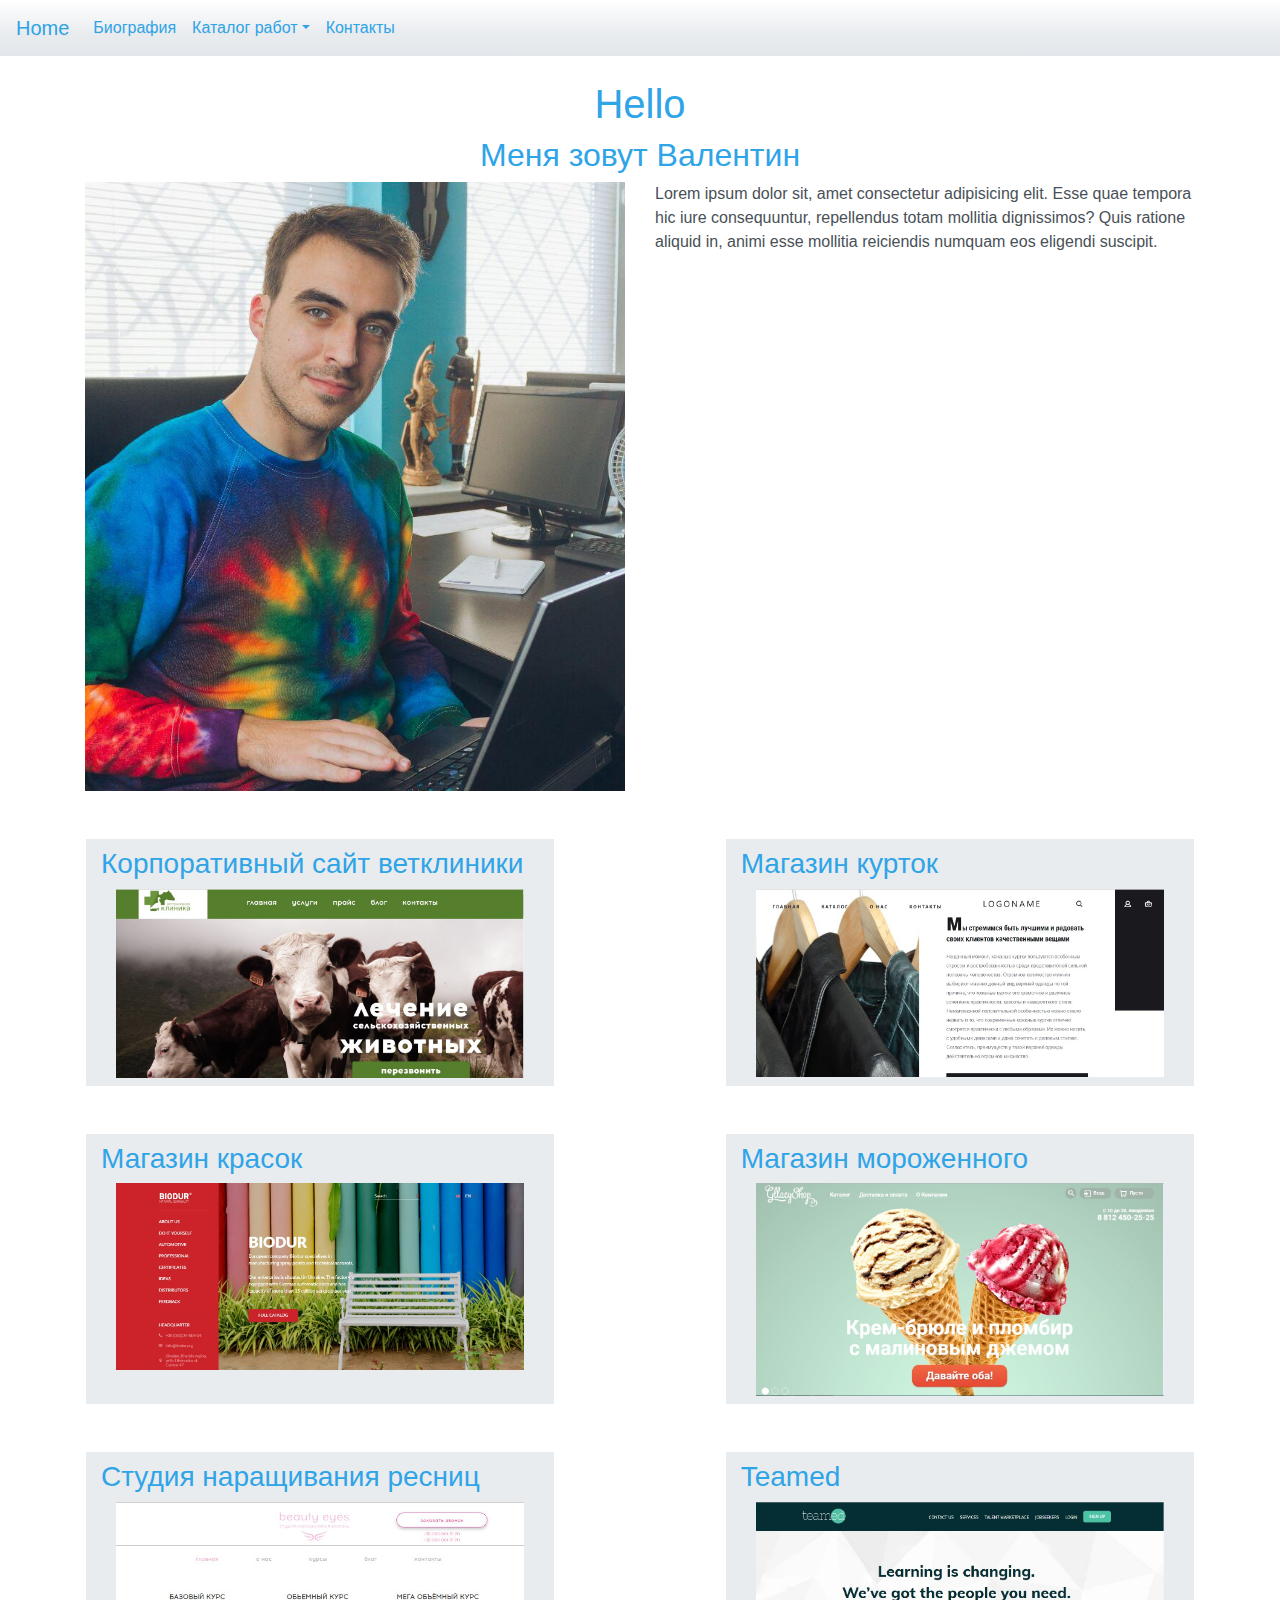
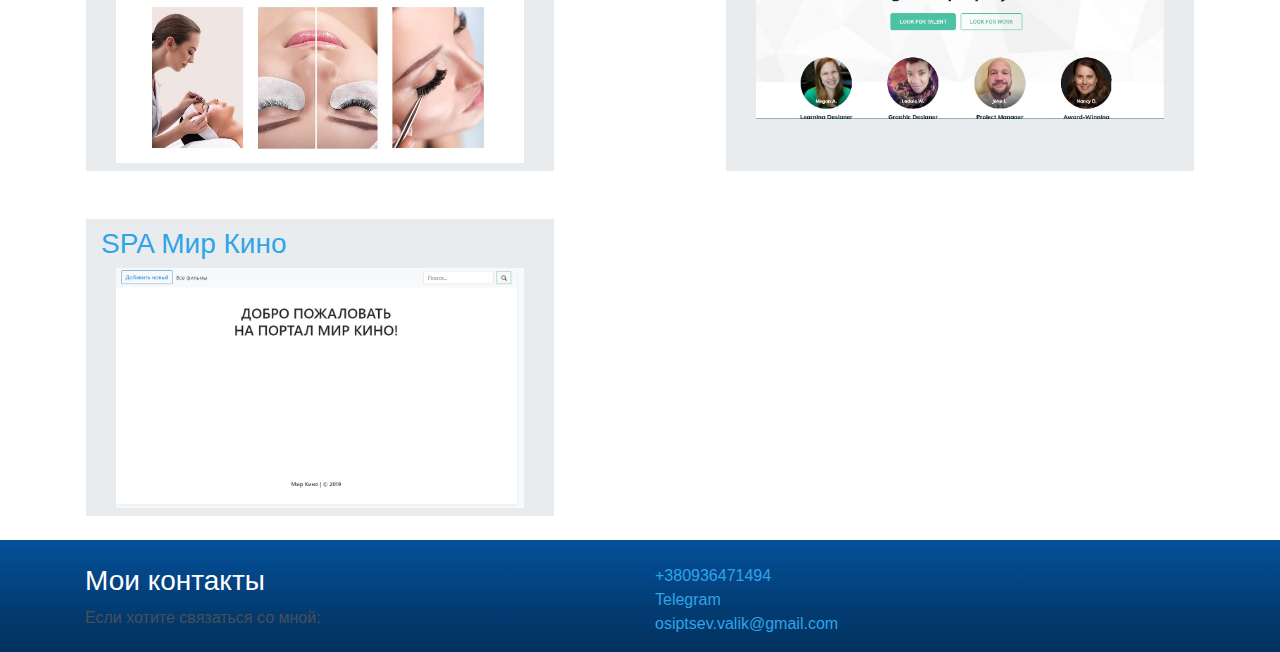
<file: index.html>
<!DOCTYPE html>
<html lang="ru">
<head>
    <meta charset="UTF-8">
    <meta name="viewport" content="width=device-width, initial-scale=1.0">
    <meta http-equiv="X-UA-Compatible" content="ie=edge">
    <link rel="shortcut icon" href="favicon.ico" type="image/x-icon">
    <link rel="stylesheet" href="bootstrap-4.3.1-dist/css/bootstrap.css">
    <title>Осипцев Валентин - Портфолио</title>
</head>
<body>
    <header class="mb-4 sticky-top">
        <nav class="navbar navbar-expand-lg bg-light">
            <a class="navbar-brand" href="#">Home</a>
            <button class="navbar-toggler" type="button" data-toggle="collapse" data-target="#navBar" aria-controls="navBar" aria-expanded="false" aria-label="Toggle navigation">
                <svg class="navbar-toggle-icon" xmlns="http://www.w3.org/2000/svg" xmlns:xlink="http://www.w3.org/1999/xlink" width="20" height="14" viewBox="0 0 20 14">
                    <image id="menu_icon" data-name="menu icon" width="20" height="14" xlink:href="[data-uri]"/>
                </svg>
            </button>
            <div class="collapse navbar-collapse" id="navBar">
                <ul class="navbar-nav mr-auto">
                    <li class="nav-item"><a class="nav-link" href="#bio">Биография</a></li>
                    <li class="nav-item dropdown">
                        <a class="nav-link dropdown-toggle" data-toggle="dropdown" role="button" aria-haspopup="true" aria-expanded="false" href="#">Каталог работ</a>
                        <div class="dropdown-menu">
                            <a href="#" class="dropdown-item">Подкатегория 1</a>
                            <a href="#" class="dropdown-item">Подкатегория 2</a>
                            <a href="#" class="dropdown-item">Подкатегория 3</a>
                        </div>
                    </li>
                    <li class="nav-item"><a class="nav-link" href="#contacts">Контакты</a></li>
                </ul>
            </div>
        </nav>
    </header>
    <main>
        <section class="container mb-4" id="bio">
            <h1 class="text-center">Hello</h1>
            <h2 class="text-center">Меня зовут Валентин</h2>
            <div class="row">
                <div class="col-sm">
                    <img src="img/photo_2019-03-08_12-48-58.jpg" max-width="350px" class="img-fluid" alt="">
                </div>
                <p class="col-sm">Lorem ipsum dolor sit, amet consectetur adipisicing elit. Esse quae tempora hic iure consequuntur, repellendus totam mollitia dignissimos? Quis ratione aliquid in, animi esse mollitia reiciendis numquam eos eligendi suscipit.</p>
            </div>
        </section>
        <section class="container">
            <div class="row px-2 justify-content-between">
                <a href="Cows/index.html" class="col-lg-5 py-2 col-md-5 col-sm mx-2 my-4 bg-secondary">
                    <h3>Корпоративный сайт ветклиники</h3>
                    <img src="img/Screenshot_1.jpg" class="col-sm rounded" alt="">
                </a>
                <a href="Mitallent/index.html" class="col-lg-5 py-2 col-md-5 col-sm mx-2 my-4 bg-secondary">
                    <h3>Магазин курток</h3> 
                    <img src="img/Screenshot_2.jpg" class="col-sm rounded" alt="">
                </a>
                <a href="Colors/index.html" class="col-lg-5 py-2 col-md-5 col-sm mx-2 my-4 bg-secondary">
                    <h3>Магазин красок</h3>    
                    <img src="img/Screenshot_3.jpg" class="col-sm rounded" alt="">
                </a>
                <a href="Ice-cream/index.html" class="col-lg-5 py-2 col-md-5 col-sm mx-2 my-4 bg-secondary">
                    <h3>Магазин мороженного</h3>
                    <img src="img/Screenshot_4.jpg" class="col-sm rounded" alt="">
                </a>
                <a href="eyelashes/index.html" class="col-lg-5 py-2 col-md-5 col-sm mx-2 my-4 bg-secondary">
                    <h3>Студия наращивания ресниц</h3>
                    <img src="img/eyelashes.jpg" class="col-sm rounded" alt="">
                </a>
                <a href="https://valikwork.github.io/teamed/" class="col-lg-5 py-2 col-md-5 col-sm mx-2 my-4 bg-secondary">
                    <h3>Teamed</h3>
                    <img src="img/teamed.jpg" class="col-sm rounded" alt="">
                </a>
                <a href="https://valikwork.github.io/worldofmovies/" class="col-lg-5 py-2 col-md-5 col-sm mx-2 my-4 bg-secondary">
                    <h3>SPA Мир Кино</h3>
                    <img src="img/worldofmovies.jpg" class="col-sm rounded" alt="">
                </a>
            </div>
        </section>
    </main>
    <footer class="page-footer bg-dark pt-4">
        <div class="container text-center text-md-left">
            <div class="row">
                <div class="col-sm" id="contacts">
                    <h3>Мои контакты</h3>
                    <p>Если хотите связаться со мной:</p>
                </div>
                <div class="col-lg-6 col-md-3">
                    <ul class="list-unstyled">
                        <li><a href="tel:+380936471494">+380936471494</a></li>
                        <li><a href="https://t.me/Ulyssezz">Telegram</a></li>
                        <li><a href="">osiptsev.valik@gmail.com</a></li>
                    </ul>
                </div>
            </div>
        </div>
    </footer>
    <script src="https://cdnjs.cloudflare.com/ajax/libs/popper.js/1.14.7/umd/popper.min.js" integrity="sha384-UO2eT0CpHqdSJQ6hJty5KVphtPhzWj9WO1clHTMGa3JDZwrnQq4sF86dIHNDz0W1" crossorigin="anonymous"></script>
    <script src="js/jquery-3.3.1.min.js"></script>
    <script src="bootstrap-4.3.1-dist/js/bootstrap.min.js"></script>
    <script src="js/main.js"></script>
</body>
</html>
</file>
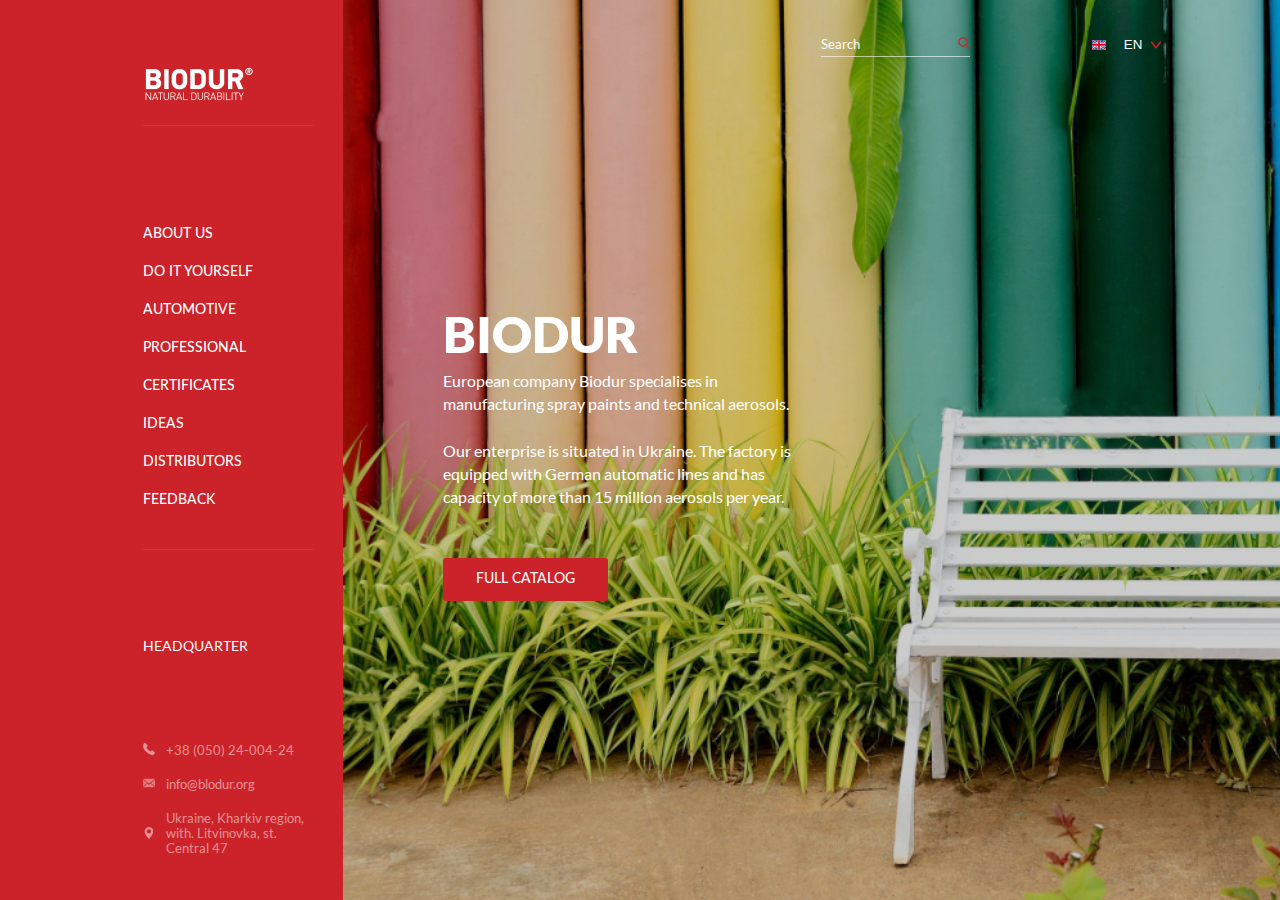
<file: Colors/index.html>
<!DOCTYPE html>
<html lang="ru">
<head>
    <meta charset="UTF-8">
    <meta name="viewport" content="width=device-width, initial-scale=1.0, maximum-scale=1.0, user-scalable=no">
    <title>Краски</title>
    <link rel="stylesheet" href="libs/animate.css">
    <link rel="stylesheet" href="styles/main.css">
</head>
<body>
    <div class="wrapper">
        <aside class="aside_menu">
            <div class="aside_menu_wrap slideInLeft animated">
                <a href="index.html" class="logo_link">
                    <img src="img/logo.png" alt="Logo" class="logo_img">
                </a>
                <ul class="menu">
                    <li class="menu_item"><a href="#" class="menu_item_link">About us</a></li>
                    <li class="menu_item"><a href="#" class="menu_item_link">Do it yourself</a></li>
                    <li class="menu_item"><a href="catalog.html" class="menu_item_link">Automotive</a></li>
                    <li class="menu_item"><a href="#" class="menu_item_link">Professional</a></li>
                    <li class="menu_item"><a href="#" class="menu_item_link">Сertificates</a></li>
                    <li class="menu_item"><a href="blog.html" class="menu_item_link">Ideas</a></li>
                    <li class="menu_item"><a href="contacts.html" class="menu_item_link">Distributors</a></li>
                    <li class="menu_item"><a href="#" class="menu_item_link">Feedback</a></li>
                </ul>
                <span class="contacts_heading">Headquarter</span>
                <div class="contacts_block">
                    <a href="tel:+380502400424" class="tel_number">+38 (050) 24-004-24</a>
                    <a href="#" class="e_mail">info@blodur.org</a>
                    <span class="location">Ukraine, Kharkiv region,
                            with. Litvinovka, st. 
                            Central 47</span>
                </div>
            </div>
            <div class="mob_menu_block">
                <svg xmlns="http://www.w3.org/2000/svg" width="24" height="24" viewBox="0 0 24 24">
                    <path d="M24 6h-24v-4h24v4zm0 4h-24v4h24v-4zm0 8h-24v4h24v-4z"/>
                </svg>
            </div>
        </aside>
        <main class="main_content_box">
            <h1 class="main_heading animated slideInDown">Biodur</h1>
            <p class="main_description animated slideInRight">European company Biodur 
                specialises in manufacturing spray paints and 
                technical aerosols.</p>
            <p class="main_description animated slideInLeft">Our enterprise is situated 
                in Ukraine. The factory is equipped with German 
                automatic lines and has capacity of more than 15 
                million aerosols per year.</p>
            <a href="catalog.html" class="button_catalog animated slideInUp">full catalog</a>
            <div class="top_menu animated slideInDown">
                <form action="" class="search_form">
                    <input type="search" class="search" placeholder="Search">
                    <button class="search_button">
                        <svg width="12" height="12" viewBox="0 0 12 12" fill="none" xmlns="http://www.w3.org/2000/svg">
                            <path d="M11.6166 10.9301L8.76059 7.95969C9.49492 7.08675 9.89727 5.98841 9.89727 4.845C9.89727 2.17351 7.72376 0 5.05227 0C2.38078 0 0.207275 2.17351 0.207275 4.845C0.207275 7.51648 2.38078 9.68999 5.05227 9.68999C6.05518 9.68999 7.01091 9.38749 7.82803 8.81326L10.7057 11.8062C10.826 11.9311 10.9878 12 11.1612 12C11.3253 12 11.4809 11.9374 11.5991 11.8237C11.8502 11.5821 11.8582 11.1814 11.6166 10.9301ZM5.05227 1.26391C7.02692 1.26391 8.63335 2.87034 8.63335 4.845C8.63335 6.81965 7.02692 8.42608 5.05227 8.42608C3.07762 8.42608 1.47119 6.81965 1.47119 4.845C1.47119 2.87034 3.07762 1.26391 5.05227 1.26391Z" fill="#CC2229"/>
                        </svg>
                    </button>
                </form>
                <div class="select_lang_wrap">
                        <svg class="gb_flag" width='20px' height='14px' version="1.1" xmlns="http://www.w3.org/2000/svg" xmlns:xlink="http://www.w3.org/1999/xlink" x="0px" y="0px"
                        viewBox="0 0 512 512" style="enable-background:new 0 0 512 512;" xml:space="preserve">
                   <rect y="85.333" style="fill:#F0F0F0;" width="512" height="341.337"/>
                   <polygon style="fill:#D80027;" points="288,85.33 224,85.33 224,223.996 0,223.996 0,287.996 224,287.996 224,426.662 288,426.662 
                       288,287.996 512,287.996 512,223.996 288,223.996 "/>
                   <g>
                       <polygon style="fill:#0052B4;" points="393.785,315.358 512,381.034 512,315.358 	"/>
                       <polygon style="fill:#0052B4;" points="311.652,315.358 512,426.662 512,395.188 368.307,315.358 	"/>
                       <polygon style="fill:#0052B4;" points="458.634,426.662 311.652,344.998 311.652,426.662 	"/>
                   </g>
                   <polygon style="fill:#F0F0F0;" points="311.652,315.358 512,426.662 512,395.188 368.307,315.358 "/>
                   <polygon style="fill:#D80027;" points="311.652,315.358 512,426.662 512,395.188 368.307,315.358 "/>
                   <g>
                       <polygon style="fill:#0052B4;" points="90.341,315.356 0,365.546 0,315.356 	"/>
                       <polygon style="fill:#0052B4;" points="200.348,329.51 200.348,426.661 25.491,426.661 	"/>
                   </g>
                   <polygon style="fill:#D80027;" points="143.693,315.358 0,395.188 0,426.662 0,426.662 200.348,315.358 "/>
                   <g>
                       <polygon style="fill:#0052B4;" points="118.215,196.634 0,130.958 0,196.634 	"/>
                       <polygon style="fill:#0052B4;" points="200.348,196.634 0,85.33 0,116.804 143.693,196.634 	"/>
                       <polygon style="fill:#0052B4;" points="53.366,85.33 200.348,166.994 200.348,85.33 	"/>
                   </g>
                   <polygon style="fill:#F0F0F0;" points="200.348,196.634 0,85.33 0,116.804 143.693,196.634 "/>
                   <polygon style="fill:#D80027;" points="200.348,196.634 0,85.33 0,116.804 143.693,196.634 "/>
                   <g>
                       <polygon style="fill:#0052B4;" points="421.659,196.636 512,146.446 512,196.636 	"/>
                       <polygon style="fill:#0052B4;" points="311.652,182.482 311.652,85.331 486.509,85.331 	"/>
                   </g>
                   <polygon style="fill:#D80027;" points="368.307,196.634 512,116.804 512,85.33 512,85.33 311.652,196.634 "/>
                   </svg>
                    <select size="1" name="lang" id="lang" class="select_lang">
                        <option value="eng">EN</option>
                        <option value="ru">RU</option>
                    </select>
                    <svg class="red_arrow" width="10" height="8" viewBox="0 0 10 8" fill="none" xmlns="http://www.w3.org/2000/svg">
                        <path d="M4.50495 7.17412L0.205241 2.01429C-0.0684137 1.68607 -0.0684137 1.1539 0.205241 0.825836C0.478652 0.497742 0.922098 0.497742 1.19549 0.825836L5.00007 5.39148L8.80452 0.825969C9.07805 0.497874 9.52145 0.497874 9.79486 0.825969C10.0684 1.15406 10.0684 1.6862 9.79486 2.01443L5.49508 7.17425C5.35831 7.3383 5.17925 7.42023 5.00009 7.42023C4.82085 7.42023 4.64165 7.33814 4.50495 7.17412Z" fill="#CC2229"/>
                    </svg>
                </div>
            </div>
        </main>
    </div>
    <script src="libs/jquery-3.3.1.min.js"></script>
    <script src="libs/slick.min.js"></script>
    <script src="js/main.js"></script>
</body>
</html>
</file>
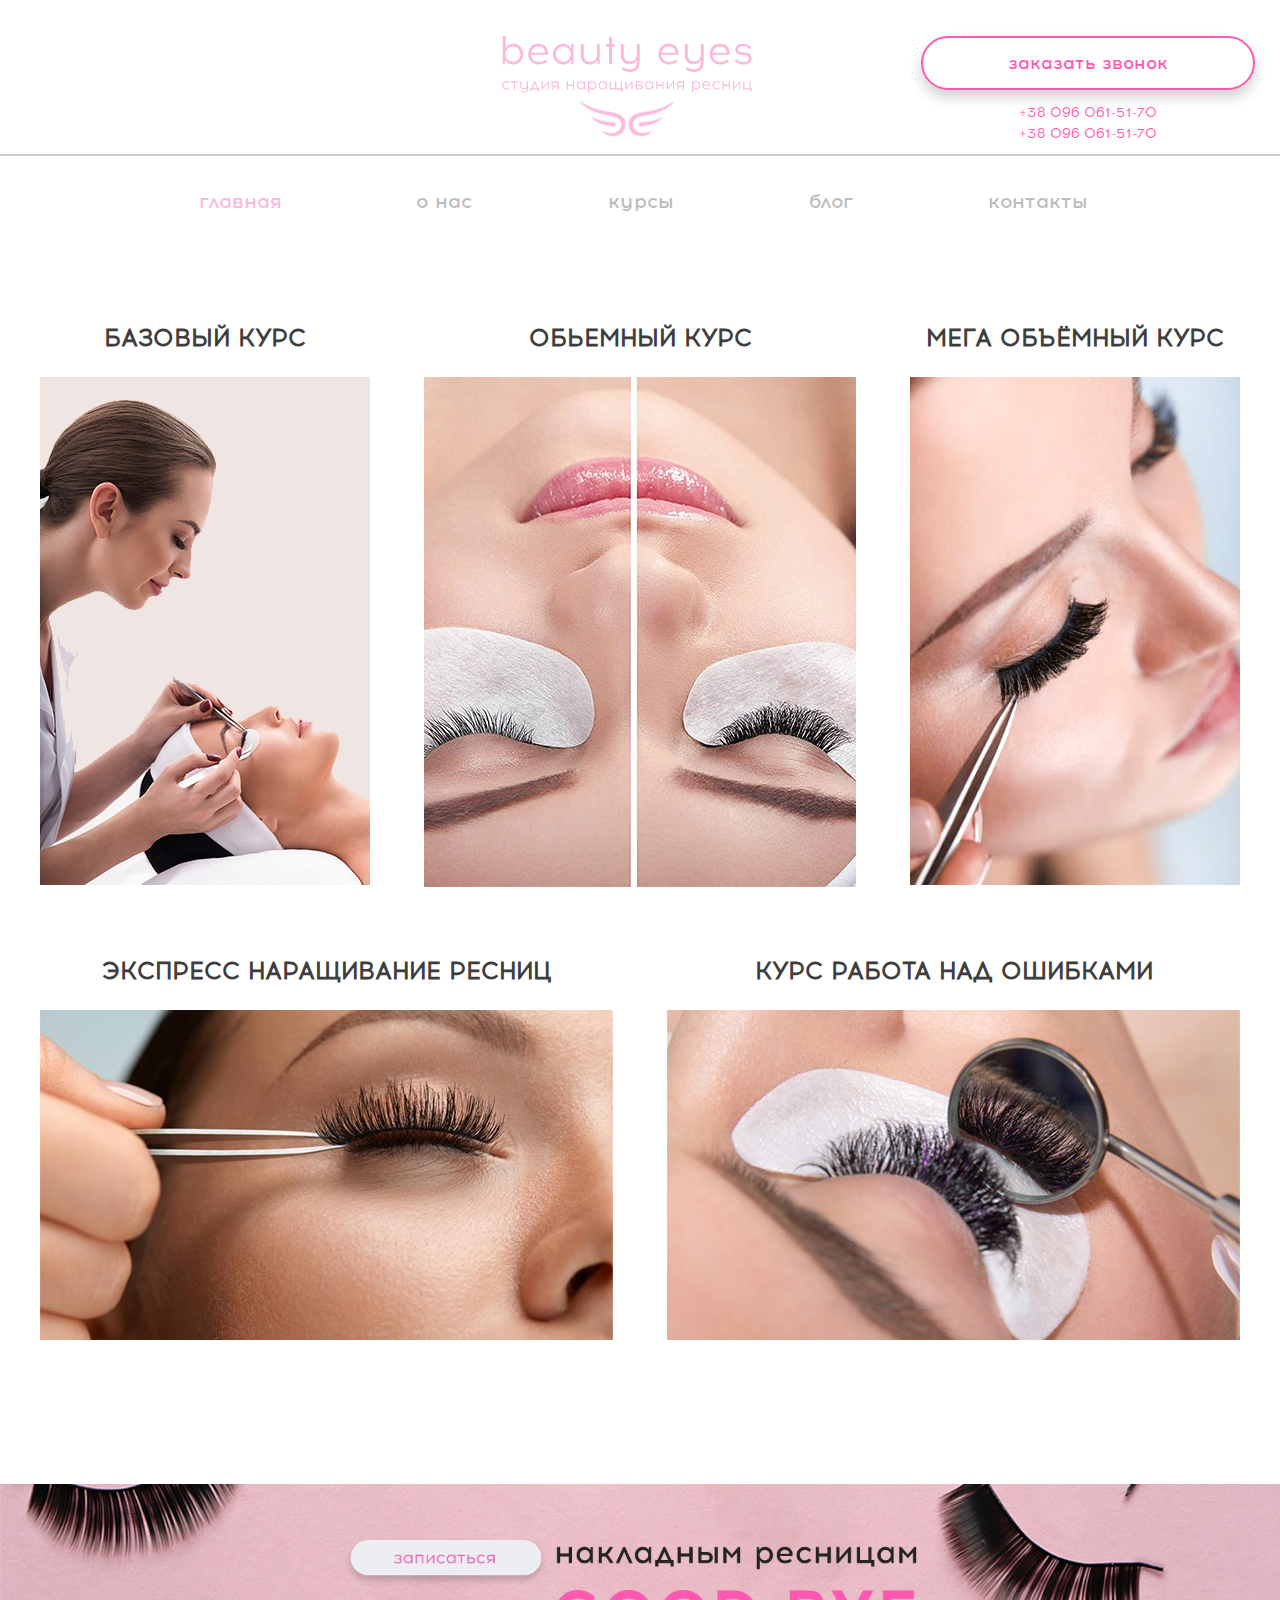
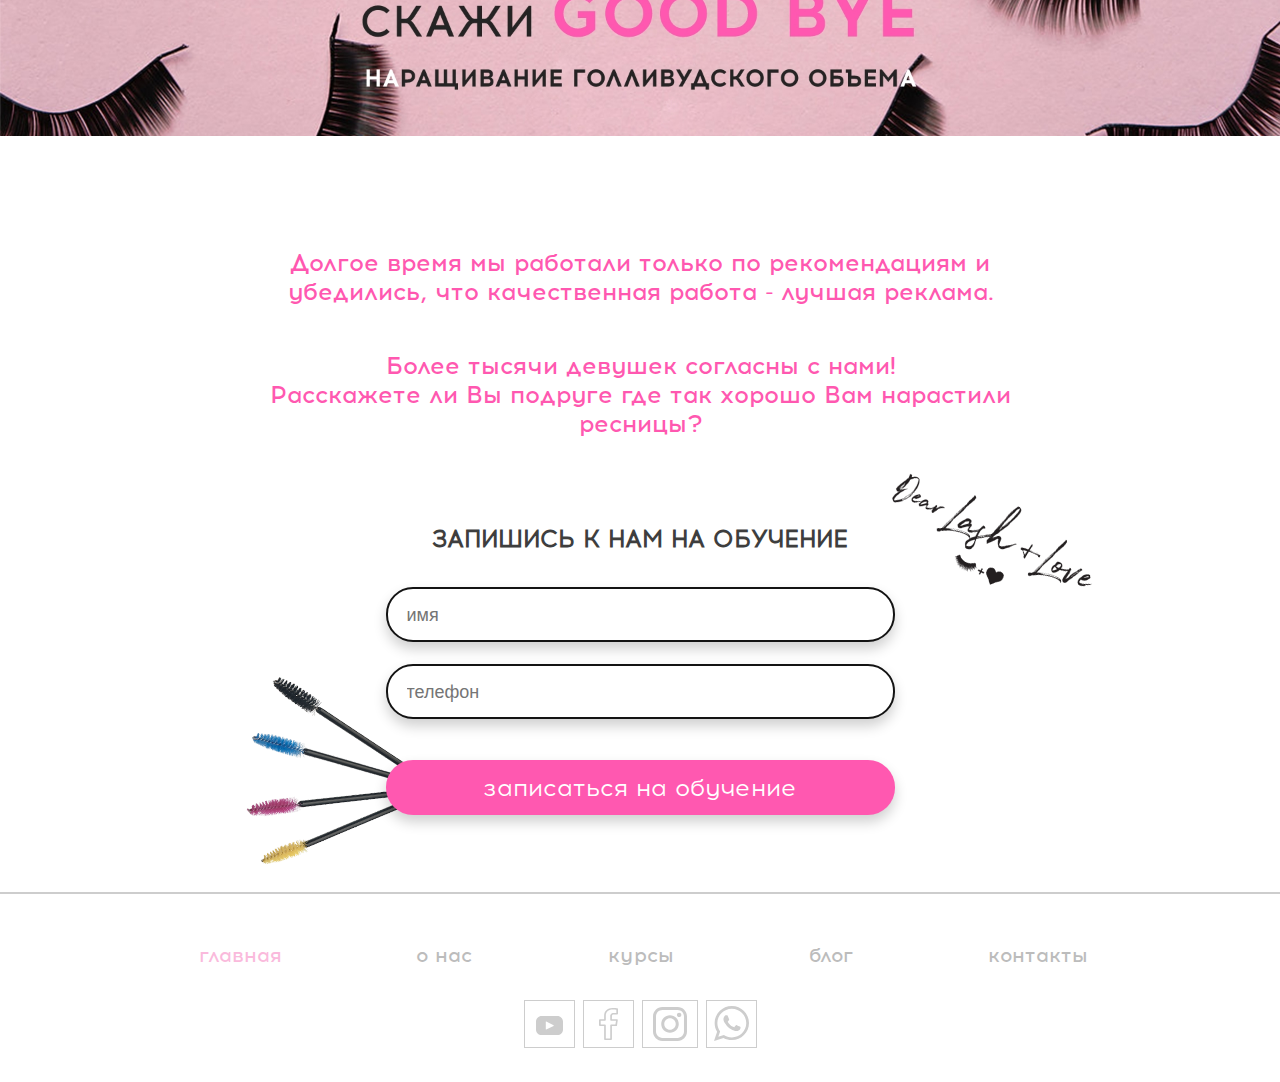
<file: eyelashes/index.html>
<!DOCTYPE html>
<html lang="ru">
<head>
    <meta charset="UTF-8">
    <meta name="viewport" content="width=device-width, initial-scale=1.0">
    <meta http-equiv="X-UA-Compatible" content="ie=edge">
    <link rel="stylesheet" href="css/main.css">
    <title>Ресницы</title>
</head>
<body>
    <header class="header">
        <div class="inner_wrapper">
            <section class="upper_header">
                <div class="empty"></div>
                <a href="#" class="logo_link">
                    <img class="logo_img" src="img/logo.png" alt="">
                </a>
                <div class="header_phone_box">
                    <button class="header_backcall">заказать звонок</button>
                    <a href="tel:+380960615170" class="phone_link">+38 096 061-51-70</a>
                    <a href="tel:+380960615170" class="phone_link">+38 096 061-51-70</a>
                </div>
            </section>
        </div>
        <nav class="down_header">
            <ul class="menu_list">
                <li class="menu_list_item"><a class="menu_list_link active" href="#">главная</a></li>
                <li class="menu_list_item"><a class="menu_list_link" href="#">о нас</a></li>
                <li class="menu_list_item"><a class="menu_list_link" href="#">курсы</a></li>
                <li class="menu_list_item"><a class="menu_list_link" href="#">блог</a></li>
                <li class="menu_list_item"><a class="menu_list_link" href="#">контакты</a></li>
            </ul>
            <svg class="burger_menu" id="mob_menu" preserveAspectRatio="none" version="1.1" xmlns="http://www.w3.org/2000/svg" xmlns:xlink="http://www.w3.org/1999/xlink" x="0px" y="0px"
                viewBox="0 0 384.97 384.97" xml:space="preserve">
                <path class="first" d="M12.03,120.303h360.909c6.641,0,12.03-5.39,12.03-12.03c0-6.641-5.39-12.03-12.03-12.03H12.03
                    c-6.641,0-12.03,5.39-12.03,12.03C0,114.913,5.39,120.303,12.03,120.303z"/>
                <path class="second" d="M372.939,180.455H12.03c-6.641,0-12.03,5.39-12.03,12.03s5.39,12.03,12.03,12.03h360.909c6.641,0,12.03-5.39,12.03-12.03
                    S379.58,180.455,372.939,180.455z"/>
                <path class="third" d="M372.939,264.667H132.333c-6.641,0-12.03,5.39-12.03,12.03c0,6.641,5.39,12.03,12.03,12.03h240.606
                    c6.641,0,12.03-5.39,12.03-12.03C384.97,270.056,379.58,264.667,372.939,264.667z"/>
            </svg>
        </nav>
    </header>
    <main>
        <section class="curses_first_row">
            <div class="curses_box base">
                <h3 class="curse_heading">базовый курс</h3>
                <div class="curse_item">
                    <img src="img/base_course.jpg" class="narrow" alt="">
                    <div class="curse_item_cover">
                        <h4 class="cover_heading">базовый курс</h4>
                        <p class="cover_descr">
                            Самый основной курс, который нужен для изучения профессии Lashmaker
                        </p>
                        <a href="#" class="curse_link">перейти</a>
                    </div>
                </div>
            </div>
            <div class="curses_box big">
                <h3 class="curse_heading">обьемный курс</h3>
                <div class="curse_item">
                    <img src="img/big_course.jpg" class="narrow" alt="">
                    <div class="curse_item_cover">
                        <h4 class="cover_heading">обьемный курс</h4>
                        <p class="cover_descr">
                            Разбираем теорию, практикуемся и отрабатываем полученные навыки, сдаем дипломную работу
                        </p>
                        <a href="#" class="curse_link">перейти</a>
                    </div>
                </div>
            </div>
            <div class="curses_box mega_big">
                <h3 class="curse_heading">Мега объёмный курс</h3>
                <div class="curse_item">
                    <img src="img/mega_big_course.jpg" class="narrow" alt="">
                    <div class="curse_item_cover">
                        <h4 class="cover_heading">Мега объёмный курс</h4>
                        <p class="cover_descr">
                            Разбираем теорию, практикуемся и отрабатываем полученные навыки, сдаем дипломную работу
                        </p>
                        <a href="#" class="curse_link">перейти</a>
                    </div>
                </div>
            </div>
            <div class="curses_box express">
                <h3 class="curse_heading">Экспресс наращивание ресниц</h3>
                <div class="curse_item">
                    <img src="img/express.jpg" class="wide" alt="">
                    <div class="curse_item_cover">
                        <h4 class="cover_heading">Экспресс наращивание ресниц</h4>
                        <p class="cover_descr">
                            Теория + практика на модели. В конце обучения выдается диплом
                        </p>
                        <a href="#" class="curse_link">перейти</a>
                    </div>
                </div>
            </div>
            <div class="curses_box mistakes">
                <h3 class="curse_heading">Курс Работа над ошибками</h3>
                <div class="curse_item">
                    <img src="img/mistakes.jpg" class="wide" alt="">
                    <div class="curse_item_cover">
                        <h4 class="cover_heading">Курс Работа над ошибками</h4>
                        <p class="cover_descr">
                            Разбираем основные ошибки в наращивании ресниц + ошибки мастера
                        </p>
                        <a href="#" class="curse_link">перейти</a>
                    </div>
                </div>
            </div>
        </section>
        <section class="eyelash_bnr">
            <a href="#" class="bnr_link">
                <img src="img/banner.jpg" alt="Баннер" class="bnr_img">
            </a>
        </section>
        <div class="inner_wrapper">
            <section class="sign_up">
                <p class="sign_up_descr">Долгое время мы работали только по рекомен­дациям и убедились, что качественная работа - лучшая реклама.</p>
                <p class="sign_up_descr">Более тысячи девушек согласны с нами! <br> Расскажете ли Вы подруге где так хорошо Вам нарастили ресницы?</p>
                <h3 class="sign_up_heading">запишись к нам на обучение</h3>
                <form action="#" class="sign_up_form">
                    <input type="text" class="name" placeholder="имя">
                    <input type="text" class="telephone" placeholder="телефон">
                    <input type="submit" value="записаться на обучение">
                </form>
            </section>
        </div>
    </main>
    <footer class="footer">
        <section class="down_header">
            <ul class="menu_list">
                <li class="menu_list_item"><a class="menu_list_link active" href="#">главная</a></li>
                <li class="menu_list_item"><a class="menu_list_link" href="#">о нас</a></li>
                <li class="menu_list_item"><a class="menu_list_link" href="#">курсы</a></li>
                <li class="menu_list_item"><a class="menu_list_link" href="#">блог</a></li>
                <li class="menu_list_item"><a class="menu_list_link" href="#">контакты</a></li>
            </ul>
        </section>
        <section class="social_footer">
            <div class="social_links">
                <a href="#" class="social_link youtube">
                    <svg version="1.1" id="Layer_1" xmlns="http://www.w3.org/2000/svg" xmlns:xlink="http://www.w3.org/1999/xlink" x="0px" y="0px"
                        viewBox="0 0 461.001 461.001" style="enable-background:new 0 0 461.001 461.001;" xml:space="preserve">
                       <path d="M365.257,67.393H95.744C42.866,67.393,0,110.259,0,163.137v134.728
                       c0,52.878,42.866,95.744,95.744,95.744h269.513c52.878,0,95.744-42.866,95.744-95.744V163.137
                       C461.001,110.259,418.135,67.393,365.257,67.393z M300.506,237.056l-126.06,60.123c-3.359,1.602-7.239-0.847-7.239-4.568V168.607
                       c0-3.774,3.982-6.22,7.348-4.514l126.06,63.881C304.363,229.873,304.298,235.248,300.506,237.056z"/>
                   </svg>
                </a>
                <a href="#" class="social_link facebook">
                        <svg preserveAspectRatio="none" version="1.1" id="Capa_1" xmlns="http://www.w3.org/2000/svg" xmlns:xlink="http://www.w3.org/1999/xlink" x="0px" y="0px"
                        width="792px" height="792px" viewBox="0 0 792 792" style="enable-background:new 0 0 792 792;" xml:space="preserve">
                       <path d="M454.406,792H316.005c-10.454,0-18.938-8.484-18.938-18.938V448.005h-96.851c-10.454,0-18.938-8.484-18.938-18.938V295.021
                           c0-10.454,8.484-18.938,18.938-18.938h96.851v-79.882C297.066,75.147,370.358,0,488.381,0c52.724,0,95.184,4.053,105.902,5.492
                           c9.432,1.25,16.438,9.28,16.438,18.787v119.842c0,10.454-8.484,18.938-18.938,18.938l-70.905,0.076
                           c-40.944,0-47.535,13.635-47.535,46.323v66.663h113.819c5.454,0,10.644,2.348,14.203,6.439c3.599,4.053,5.266,9.507,4.584,14.923
                           l-17.272,134.045c-1.212,9.469-9.279,16.552-18.786,16.552h-96.548v325.058C473.344,783.554,464.86,792,454.406,792z
                            M334.943,754.123h100.524V429.066c0-10.454,8.484-18.938,18.938-18.938h98.82l12.424-96.169H454.406
                           c-10.454,0-18.938-8.484-18.938-18.938V209.42c0-36.134,8.863-84.2,85.412-84.2l52.005-0.038V41.361
                           c-19.355-1.667-50.452-3.485-84.503-3.485c-96.093,0-153.438,59.164-153.438,158.324v98.82c0,10.454-8.484,18.938-18.938,18.938
                           h-96.851v96.169h96.851c10.454,0,18.938,8.484,18.938,18.938V754.123z"/>
                   </svg>   
                </a>
                <a href="#" class="social_link instagram">
                    <svg version="1.1" id="Layer_1" xmlns="http://www.w3.org/2000/svg" xmlns:xlink="http://www.w3.org/1999/xlink" x="0px" y="0px"
                        width="169.063px" height="169.063px" viewBox="0 0 169.063 169.063" style="enable-background:new 0 0 169.063 169.063;"
                        xml:space="preserve">
                       <path d="M122.406,0H46.654C20.929,0,0,20.93,0,46.655v75.752c0,25.726,20.929,46.655,46.654,46.655h75.752
                           c25.727,0,46.656-20.93,46.656-46.655V46.655C169.063,20.93,148.133,0,122.406,0z M154.063,122.407
                           c0,17.455-14.201,31.655-31.656,31.655H46.654C29.2,154.063,15,139.862,15,122.407V46.655C15,29.201,29.2,15,46.654,15h75.752
                           c17.455,0,31.656,14.201,31.656,31.655V122.407z"/>
                       <path d="M84.531,40.97c-24.021,0-43.563,19.542-43.563,43.563c0,24.02,19.542,43.561,43.563,43.561s43.563-19.541,43.563-43.561
                           C128.094,60.512,108.552,40.97,84.531,40.97z M84.531,113.093c-15.749,0-28.563-12.812-28.563-28.561
                           c0-15.75,12.813-28.563,28.563-28.563s28.563,12.813,28.563,28.563C113.094,100.281,100.28,113.093,84.531,113.093z"/>
                       <path d="M129.921,28.251c-2.89,0-5.729,1.17-7.77,3.22c-2.051,2.04-3.23,4.88-3.23,7.78c0,2.891,1.18,5.73,3.23,7.78
                           c2.04,2.04,4.88,3.22,7.77,3.22c2.9,0,5.73-1.18,7.78-3.22c2.05-2.05,3.22-4.89,3.22-7.78c0-2.9-1.17-5.74-3.22-7.78
                           C135.661,29.421,132.821,28.251,129.921,28.251z"/>
                    </svg>
                </a>
                <a href="#" class="social_link whatsapp">
                    <svg version="1.1" id="Capa_1" xmlns="http://www.w3.org/2000/svg" xmlns:xlink="http://www.w3.org/1999/xlink" x="0px" y="0px"
                        width="90px" height="90px" viewBox="0 0 90 90" style="enable-background:new 0 0 90 90;" xml:space="preserve">
                       <path id="WhatsApp" d="M90,43.841c0,24.213-19.779,43.841-44.182,43.841c-7.747,0-15.025-1.98-21.357-5.455L0,90l7.975-23.522
                           c-4.023-6.606-6.34-14.354-6.34-22.637C1.635,19.628,21.416,0,45.818,0C70.223,0,90,19.628,90,43.841z M45.818,6.982
                           c-20.484,0-37.146,16.535-37.146,36.859c0,8.065,2.629,15.534,7.076,21.61L11.107,79.14l14.275-4.537
                           c5.865,3.851,12.891,6.097,20.437,6.097c20.481,0,37.146-16.533,37.146-36.857S66.301,6.982,45.818,6.982z M68.129,53.938
                           c-0.273-0.447-0.994-0.717-2.076-1.254c-1.084-0.537-6.41-3.138-7.4-3.495c-0.993-0.358-1.717-0.538-2.438,0.537
                           c-0.721,1.076-2.797,3.495-3.43,4.212c-0.632,0.719-1.263,0.809-2.347,0.271c-1.082-0.537-4.571-1.673-8.708-5.333
                           c-3.219-2.848-5.393-6.364-6.025-7.441c-0.631-1.075-0.066-1.656,0.475-2.191c0.488-0.482,1.084-1.255,1.625-1.882
                           c0.543-0.628,0.723-1.075,1.082-1.793c0.363-0.717,0.182-1.344-0.09-1.883c-0.27-0.537-2.438-5.825-3.34-7.977
                           c-0.902-2.15-1.803-1.792-2.436-1.792c-0.631,0-1.354-0.09-2.076-0.09c-0.722,0-1.896,0.269-2.889,1.344
                           c-0.992,1.076-3.789,3.676-3.789,8.963c0,5.288,3.879,10.397,4.422,11.113c0.541,0.716,7.49,11.92,18.5,16.223
                           C58.2,65.771,58.2,64.336,60.186,64.156c1.984-0.179,6.406-2.599,7.312-5.107C68.398,56.537,68.398,54.386,68.129,53.938z"/>
                    </svg>
                </a>
            </div>
        </section>
    </footer>
    <script src="js/jquery-3.3.1.min.js"></script>
    <script src="js/main.js"></script>
</body>
</html>
</file>
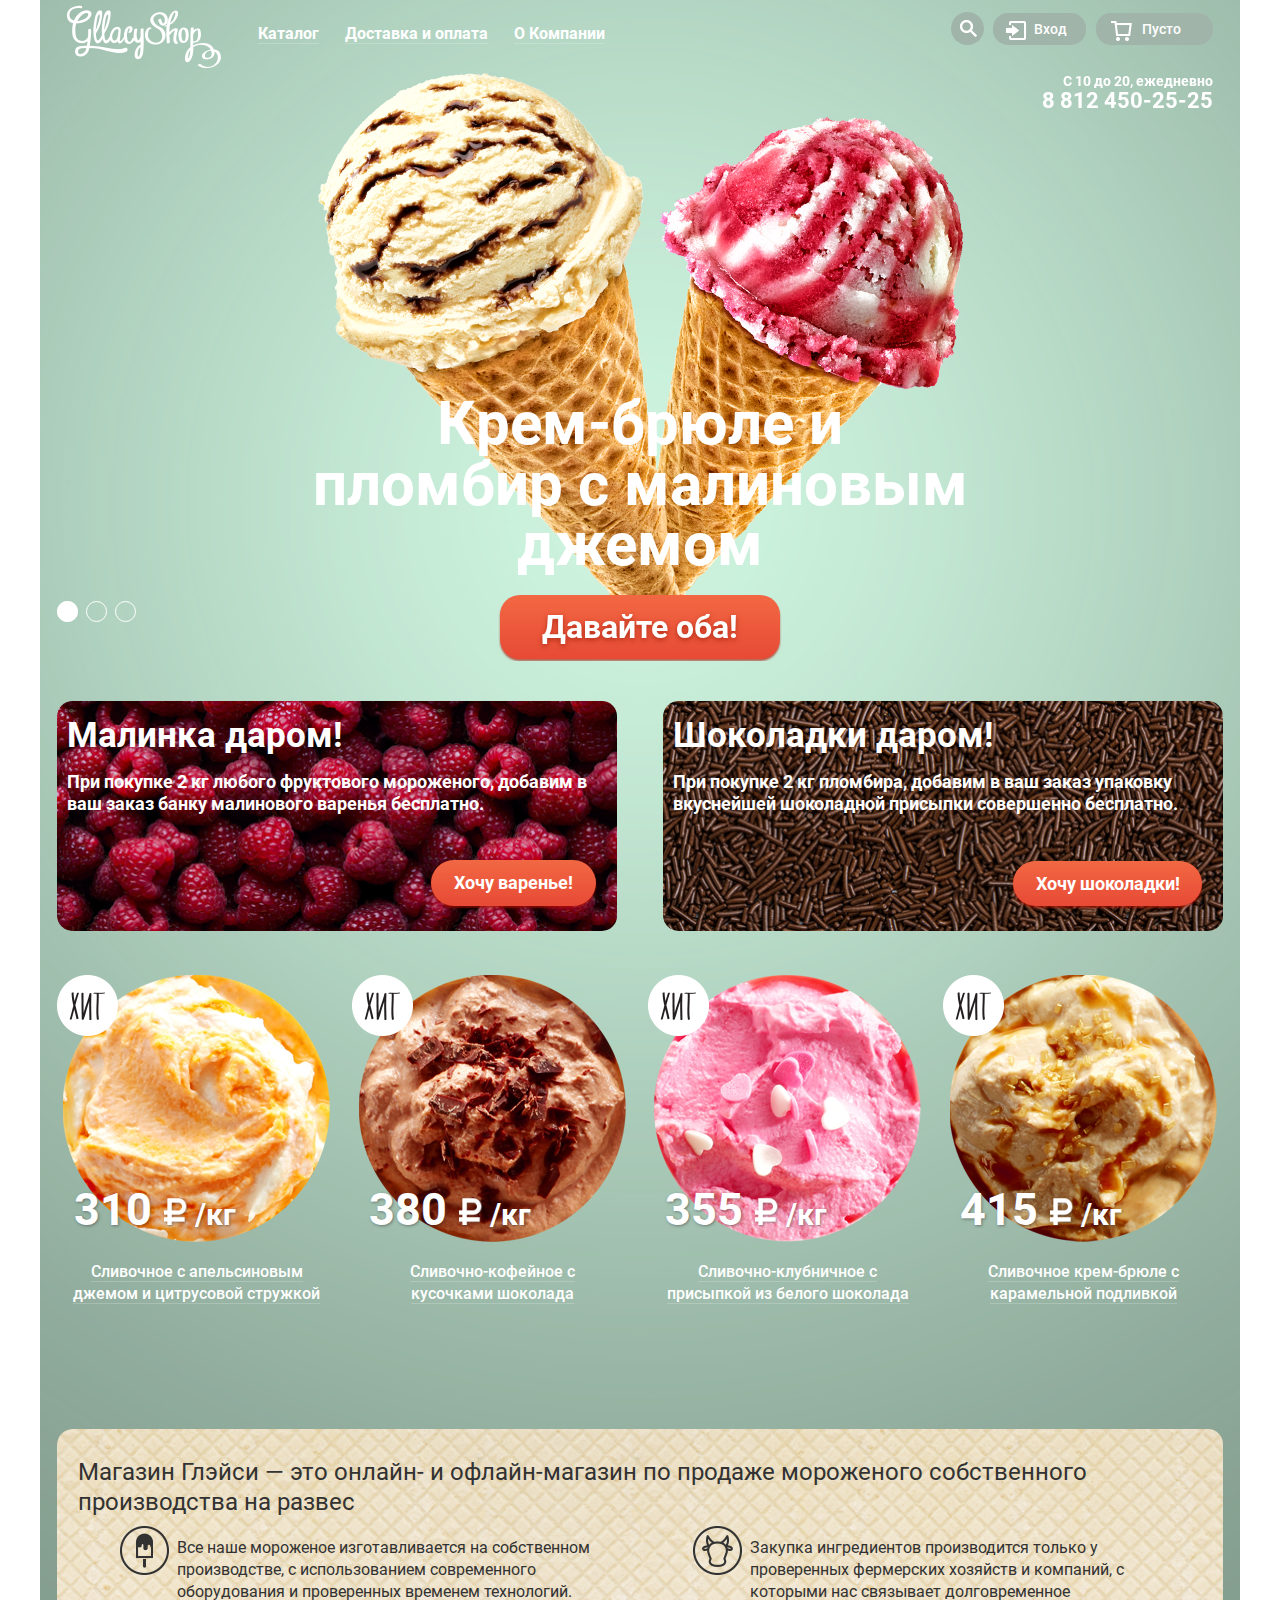
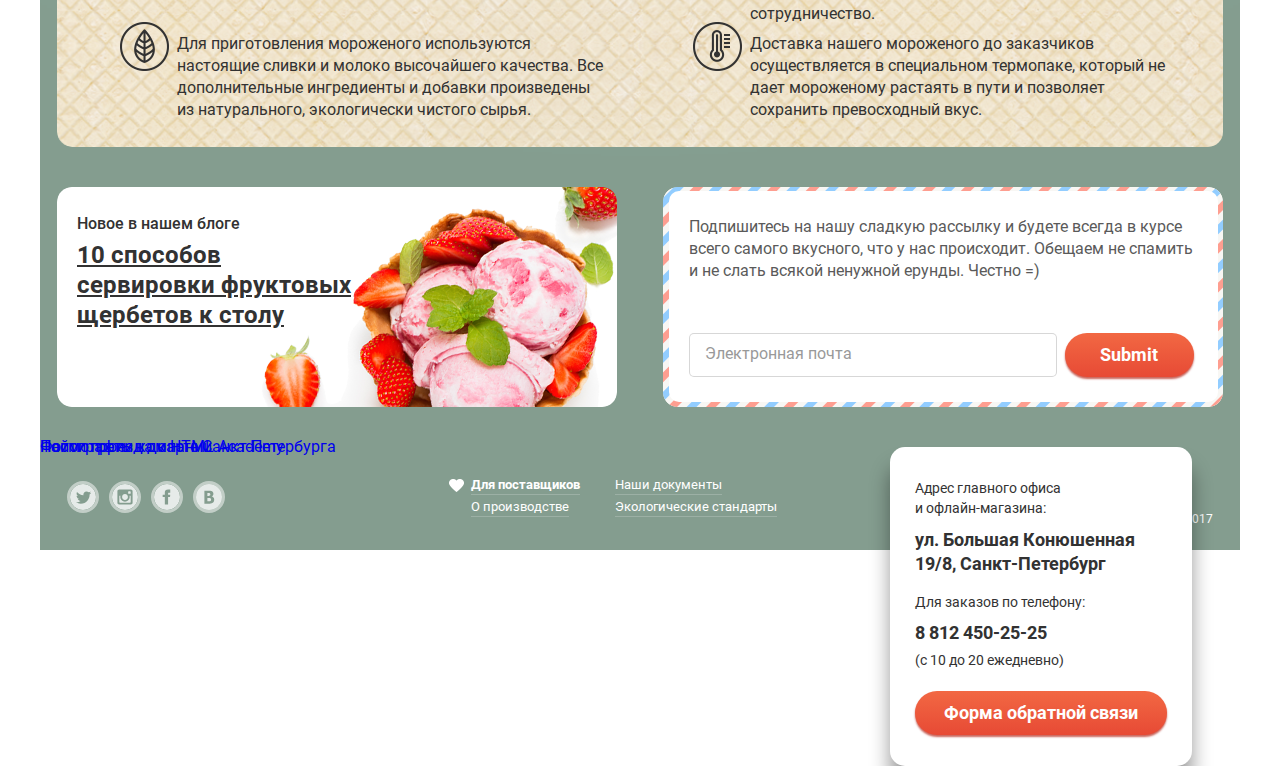
<file: Ice-cream/index.html>
<!DOCTYPE html>
<html lang="ru">
<head>
    <meta charset="UTF-8">
    <meta name="viewport" content="width=device-width, initial-scale=1.0, maximum-scale=1.0, user-scalable=no">
    <title>Gllacy Shop</title>
    <link rel="stylesheet" href="styles/slick.css">
    <link rel="stylesheet" href="styles/main.css">
</head>
<body>
    <div class="body_wrapper">
        <header>
            <section class="navigation">
                <a href="#" class="header_logo">
                    <img src="img/logo.png" alt="" width="154" height="64">
                </a>
                <ul class="nav_list">
                    <li class="nav_list_item">
                        <a href="#" class="nav_link">Каталог</a>
                            <ul class="hidden_menu">
                                <li class="hidden_menu_item">
                                    <a href="#" class="hidden_menu_link hidden_menu_headline">Новинки</a>
                                </li>
                                <li class="hidden_menu_item">
                                    <a href="#" class="hidden_menu_link">Сливочное</a>
                                </li>
                                <li class="hidden_menu_item">
                                    <a href="#" class="hidden_menu_link">Щербеты</a>
                                </li>
                                <li class="hidden_menu_item">
                                    <a href="#" class="hidden_menu_link">Фруктовый лед</a>
                                </li>
                                <li class="hidden_menu_item">
                                <a href="#" class="hidden_menu_link">Мелорин</a>
                                </li>
                            </ul>
                    </li>
                    <li class="nav_list_item">
                        <a href="#" class="nav_link">Доставка и оплата</a>
                    </li>
                    <li class="nav_list_item">
                        <a href="#" class="nav_link">О Компании</a>
                    </li>
                </ul>
            </section>
            <section class="main_menu">
                <div class="main_menu_buttons">
                    <div class="button_item_one">
                        <button class="button search" id="search_button"></button>
                        <div class="search_hidden" id="search_hidden" style="display: none">
                            <form action="#">
                                <label for="search_input"></label>
                                <input id="search_input" type="text" placeholder="Что ищем?">
                            </form>
                        </div>
                    </div>
                    <div class="button_item_two">
                        <button class="button login" id="login">Вход</button>
                        <div class="login_hidden" id="login_hidden" style="display: none">
                            <form action="#">
                                <label for="email"></label>
                                <input id="email" type="text" class="email" placeholder="Электронная почта">
                                <label for="password"></label>
                                <input id="password" type="password" class="password" placeholder="Пароль">
                                <div class="register_buttons">
                                    <button class="enter">Войти</button>
                                    <div class="register">
                                        <button class="forgot_password">Забыли пароль?</button>
                                        <button class="new_registration">Новая регистрация</button>
                                    </div>
                                </div>
                            </form>
                        </div>
                    </div>
                    <div class="button_item_three">
                        <button class="button cart" id="cart">Пусто</button>
                        <div class="cart_hidden" id="cart_hidden" style="display: none">

                        </div>
                    </div>
                </div>
                <div class="main_menu_telephone">
                    <span class="time">С 10 до 20, ежедневно</span>
                    <span class="tel_number">8 812 450-25-25</span>
                </div>
            </section>
        </header>
        <main>
            <section class="slider">
                <div class="slide_item">
                    <img src="img/slide_1.png" alt="">
                    <div class="slider_item_order">
                        <h2 class="slider_item_order_name">Крем-брюле и пломбир с малиновым джемом</h2>
                        <button class="give_both">Давайте оба!</button>
                    </div>
                </div>
                <div class="slide_item">
                    <img src="img/slide_2.png" alt="">
                    <div class="slider_item_order">
                        <h2 class="slider_item_order_name">Шоколадный пломбир
                            и лимонный сорбет</h2>
                        <button class="give_both">Давайте оба!</button>
                    </div>
                </div>
                <div class="slide_item">
                    <img src="img/slide_3.png" alt="">
                    <div class="slider_item_order">
                        <h2 class="slider_item_order_name">Пломбир с помадкой
                            и клубничный щербет</h2>
                        <button class="give_both">Давайте оба!</button>
                    </div>
                </div>
            </section>
            <section class="for_free">
                <div class="for_free_card berrys">
                    <h3 class="for_free_card_title">Малинка даром!</h3>
                    <p class="for_free_card_descr">При покупке 2 кг любого
                        фруктового мороженого, добавим в ваш заказ
                        банку малинового варенья бесплатно.</p>
                    <button class="for_free_card_button">Хочу варенье!</button>
                </div>
                <div class="for_free_card chocolate">
                    <h3 class="for_free_card_title">Шоколадки даром!</h3>
                    <p class="for_free_card_descr">При покупке 2 кг
                        пломбира, добавим в ваш заказ упаковку
                        вкуснейшей шоколадной присыпки совершенно
                        бесплатно.</p>
                    <button class="for_free_card_button">Хочу шоколадки!</button>
                </div>
            </section>
            <section class="hits">
                <div class="hit_item">
                    <img class="hit_item_img" src="img/ice_cream_1.png" alt="" width="267" height="267">
                    <span class="hit_price">310
                        <span class="hit_price_value">
                            <svg xmlns="http://www.w3.org/2000/svg" xmlns:xlink="http://www.w3.org/1999/xlink" width="26" height="31" viewBox="0 0 31 36">
                                <image id="Р" width="31" height="36" xlink:href="[data-uri]"/>
                            </svg>
                            /кг
                        </span>
                    </span>
                    <p class="hit_item_paragraph"><span class="hit_item_descr">Сливочное с апельсиновым джемом и цитрусовой
                        стружкой</span></p>
                    <button class="quick_look">Быстрый просмотр</button>
                </div>
                <div class="hit_item">
                    <img class="hit_item_img" src="img/ice_cream_2.png" alt="" width="267" height="267">
                    <span class="hit_price">380
                        <span class="hit_price_value">
                            <svg xmlns="http://www.w3.org/2000/svg" xmlns:xlink="http://www.w3.org/1999/xlink" width="26" height="31" viewBox="0 0 31 36">
                                <image id="Р" width="31" height="36" xlink:href="[data-uri]"/>
                            </svg>
                            /кг
                        </span>
                    </span>
                    <p class="hit_item_paragraph"><span class="hit_item_descr">Сливочно-кофейное с кусочками шоколада</span></p>
                    <button class="quick_look">Быстрый просмотр</button>
                </div>
                <div class="hit_item">
                    <img class="hit_item_img" src="img/ice_cream_3.png" alt="" width="267" height="267">
                    <span class="hit_price">355
                        <span class="hit_price_value">
                            <svg xmlns="http://www.w3.org/2000/svg" xmlns:xlink="http://www.w3.org/1999/xlink" width="26" height="31" viewBox="0 0 31 36">
                                <image id="Р" width="31" height="36" xlink:href="[data-uri]"/>
                            </svg>
                            /кг
                        </span>
                    </span>
                    <p class="hit_item_paragraph"><span class="hit_item_descr">Сливочно-клубничное с присыпкой из белого шоколада</span></p>
                    <button class="quick_look">Быстрый просмотр</button>
                </div>
                <div class="hit_item">
                    <img class="hit_item_img" src="img/ice_cream_4.png" alt="" width="267" height="267">
                    <span class="hit_price">415
                        <span class="hit_price_value">
                            <svg xmlns="http://www.w3.org/2000/svg" xmlns:xlink="http://www.w3.org/1999/xlink" width="26" height="31" viewBox="0 0 31 36">
                                <image id="Р" width="31" height="36" xlink:href="[data-uri]"/>
                            </svg>
                            /кг
                        </span>
                    </span>
                    <p class="hit_item_paragraph"><span class="hit_item_descr">Сливочное крем-брюле с карамельной подливкой</span></p>
                    <button class="quick_look">Быстрый просмотр</button>
                </div>
            </section>
            <section class="seo">
                <h3 class="seo_heading">Магазин Глэйси — это онлайн- и офлайн-магазин по продаже
                    мороженого собственного производства на развес</h3>
                <div class="advantages">
                    <p class="advantage_item ice">Все наше мороженое изготавливается
                        на собственном производстве, с использованием современного
                        оборудования и проверенных временем технологий.</p>
                    <p class="advantage_item cow">Закупка ингредиентов  производится только у
                        проверенных фермерских хозяйств и компаний, с которыми нас
                        связывает долговременное сотрудничество.</p>
                    <p class="advantage_item leaf">Для приготовления мороженого
                        используются настоящие сливки и молоко высочайшего
                        качества. Все дополнительные ингредиенты и добавки
                        произведены из натурального, экологически чистого сырья.</p>
                    <p class="advantage_item temp">Доставка нашего мороженого до заказчиков
                        осуществляется в специальном термопаке, который не дает
                        мороженому растаять в пути и позволяет сохранить
                        превосходный вкус.</p>
                </div>
            </section>
            <section class="blog_news">
                <a href="#" class="blog">
                    <span class="whats_new">Новое в нашем блоге</span>
                    <h2 class="blog_heading">10 способов сервировки
                        фруктовых щербетов к
                        столу</h2>
                </a>
                <div class="news_wrap">
                    <div class="news">
                        <p class="news_descr">Подпишитесь на нашу сладкую
                            рассылку и будете всегда в курсе всего самого
                            вкусного, что у нас происходит. Обещаем не спамить
                            и не слать всякой ненужной ерунды. Честно =)</p>
                        <form action="#" class="feedback">
                            <input type="text" id="feedback_email" class="email" placeholder="Электронная почта">
                            <label for="feedback_email"></label>
                            <input type="submit" id="feedback_submit" class="submit">
                            <label for="feedback_submit"></label>
                        </form>
                    </div>
                </div>
            </section>
        </main>
        <section class="map">
            <a class="dg-widget-link" href="http://2gis.ru/spb/firm/70000001007485934/center/30.327801704406742,59.94026700543478/zoom/15?utm_medium=widget-source&utm_campaign=firmsonmap&utm_source=bigMap">Посмотреть на карте Санкт-Петербурга</a><div class="dg-widget-link"><a href="http://2gis.ru/spb/firm/70000001007485934/photos/70000001007485934/center/30.327801704406742,59.94026700543478/zoom/17?utm_medium=widget-source&utm_campaign=firmsonmap&utm_source=photos">Фотографии компании</a></div><div class="dg-widget-link"><a href="http://2gis.ru/spb/center/30.323134,59.93873/zoom/15/routeTab/rsType/bus/to/30.323134,59.93873╎HTML Academy?utm_medium=widget-source&utm_campaign=firmsonmap&utm_source=route">Найти проезд до HTML Academy</a></div><script charset="utf-8" src="https://widgets.2gis.com/js/DGWidgetLoader.js"></script><script charset="utf-8">new DGWidgetLoader({"width":1200,"height":431,"borderColor":"#a3a3a3","pos":{"lat":59.94026700543478,"lon":30.327801704406742,"zoom":15},"opt":{"city":"spb"},"org":[{"id":"70000001007485934"}]});</script><noscript style="color:#c00;font-size:16px;font-weight:bold;">Виджет карты использует JavaScript. Включите его в настройках вашего браузера.</noscript>
            <div class="feedback_card">
                <span class="feedback_card_text">Адрес главного офиса и офлайн-магазина:</span>
                <h4 class="adress">ул. Большая Конюшенная 19/8, Санкт-Петербург</h4>
                <span class="feedback_card_text">Для заказов по телефону:</span>
                <h4 class="feedback_telephone">8 812 450-25-25</h4>
                <span class="feedback_card_text">(с 10 до 20 ежедневно)</span>
                <button class="feedback_card_submit" id="feedback_card_submit">Форма обратной связи</button>
            </div>
            <div class="modal_block modal_hidden" id="modal_block">
                <div class="curtain"></div>
                <div class="modal_window">
                    <h4 class="modal_headline">Мы обязательно вам ответим!</h4>
                    <button class="close_modal" id="close_modal"></button>
                    <form action="#" class="modal_form">
                        <input type="text" class="name" id="name" placeholder="Как вас зовут?">
                        <label for="name"></label>
                        <input type="text" class="mail" id="mail" placeholder="Ваша почта для ответа?">
                        <label for="mail"></label>
                        <textarea class="comment" id="comment" placeholder="Напишите что-нибудь..."></textarea>
                        <input type="submit" class="send_form" placeholder="Отправить">
                    </form>

                </div>
            </div>
        </section>
        <footer>
            <div class="social_links">
                <a href="#" class="social_links_item">
                    <svg xmlns="http://www.w3.org/2000/svg" width="32" height="32" viewBox="0 0 24 24" class="twitter">
                        <path d="M12 0c-6.627 0-12 5.373-12 12s5.373 12 12 12 12-5.373 12-12-5.373-12-12-12zm6.066 9.645c.183 4.04-2.83 8.544-8.164 8.544-1.622 0-3.131-.476-4.402-1.291 1.524.18 3.045-.244 4.252-1.189-1.256-.023-2.317-.854-2.684-1.995.451.086.895.061 1.298-.049-1.381-.278-2.335-1.522-2.304-2.853.388.215.83.344 1.301.359-1.279-.855-1.641-2.544-.889-3.835 1.416 1.738 3.533 2.881 5.92 3.001-.419-1.796.944-3.527 2.799-3.527.825 0 1.572.349 2.096.907.654-.128 1.27-.368 1.824-.697-.215.671-.67 1.233-1.263 1.589.581-.07 1.135-.224 1.649-.453-.384.578-.87 1.084-1.433 1.489z"/>
                    </svg>
                </a>
                <a href="#" class="social_links_item">
                    <svg xmlns="http://www.w3.org/2000/svg" width="32" height="32" viewBox="0 0 24 24">
                        <path d="M17.25 7.288v1.269c0 .297-.241.539-.538.539h-1.269c-.299 0-.538-.242-.538-.539v-1.269c0-.297.239-.538.538-.538h1.269c.297 0 .538.241.538.538zm-5.25 7.403c1.486 0 2.693-1.205 2.693-2.692s-1.207-2.69-2.693-2.69c-1.487 0-2.691 1.204-2.691 2.691s1.204 2.691 2.691 2.691zm4.261-3.291c.028.196.046.396.046.599 0 2.38-1.928 4.308-4.307 4.308s-4.307-1.928-4.307-4.307c0-.204.018-.403.046-.599.027-.194.066-.383.118-.567h-1.107v5.879c0 .297.241.538.538.538h9.424c.297 0 .538-.241.538-.538v-5.879h-1.107c.05.184.09.373.118.566zm7.739.6c0 6.627-5.373 12-12 12s-12-5.373-12-12 5.373-12 12-12 12 5.373 12 12zm-5-5.385c0-.892-.723-1.615-1.615-1.615h-10.77c-.892 0-1.615.723-1.615 1.615v10.769c0 .893.723 1.616 1.615 1.616h10.77c.892 0 1.615-.723 1.615-1.616v-10.769z"/>
                    </svg>
                </a>
                <a href="#" class="social_links_item">
                    <svg xmlns="http://www.w3.org/2000/svg" width="32" height="32" viewBox="0 0 24 24" class="facebook">
                        <path d="M12 0c-6.627 0-12 5.373-12 12s5.373 12 12 12 12-5.373 12-12-5.373-12-12-12zm3 8h-1.35c-.538 0-.65.221-.65.778v1.222h2l-.209 2h-1.791v7h-3v-7h-2v-2h2v-2.308c0-1.769.931-2.692 3.029-2.692h1.971v3z"/>
                    </svg>
                </a>
                <a href="#" class="social_links_item">
                    <svg xmlns="http://www.w3.org/2000/svg" width="32" height="32" viewBox="0 0 96 96" class="vk">
                        <path d="M53.174,52.908c-1.539-0.896-3.678-0.896-5.416-0.896h-5.707v11.76h5.238
                            c1.939,0,4.412,0.139,6.084-1.035c1.535-1.033,2.404-3.061,2.404-4.992C55.777,55.951,54.709,53.805,53.174,52.908z M51.021,42.865
                            c1.27-0.967,1.936-2.691,1.936-4.279c0-1.725-0.801-3.381-2.27-4.277c-1.537-0.896-4.346-0.689-6.15-0.689h-2.486v10.35h3.289
                            C47.211,43.969,49.418,44.107,51.021,42.865z M79.125,0H16.873C7.555,0,0,7.555,0,16.875v62.25C0,88.443,7.555,96,16.873,96h62.252
                            C88.443,96,96,88.443,96,79.125v-62.25C96,7.555,88.443,0,79.125,0z M50.604,72.535H30.992V25.201H52.42
                            c6.207,0,11.934,3.951,11.934,10.92c0,5.381-3.004,9.066-6.836,10.211v0.139c5.682,1.174,9.74,4.26,9.74,11.705
                            C67.258,65.066,62.566,72.535,50.604,72.535z"/>
                    </svg>
                </a>
            </div>
            <div class="footer_info_links">
                <div class="footer_info_container">
                    <a href="#" class="footer_info_link supply">Для поставщиков</a>
                    <a href="#" class="footer_info_link">О производстве</a>
                </div>
                <div class="footer_info_container">
                    <a href="#" class="footer_info_link">Наши документы</a>
                    <a href="#" class="footer_info_link">Экологические стандарты</a>
                </div>
            </div>
            <div class="made_in">
                <a href="https://htmlacademy.ru/" class="logo_link"><img src="img/logo-htmlacademy-small.png" alt="" width="108" height="39"></a>
                <span class="made_in_text">Сделано в <a href="https://htmlacademy.ru/" class="underline">HTML Academy</a> © 2017</span>
            </div>
        </footer>
    </div>
    <script src="js/jquery-3.3.1.min.js"></script>
    <script src="js/slick.js"></script>
    <script src="js/main.js"></script>
</body>
</html>
</file>
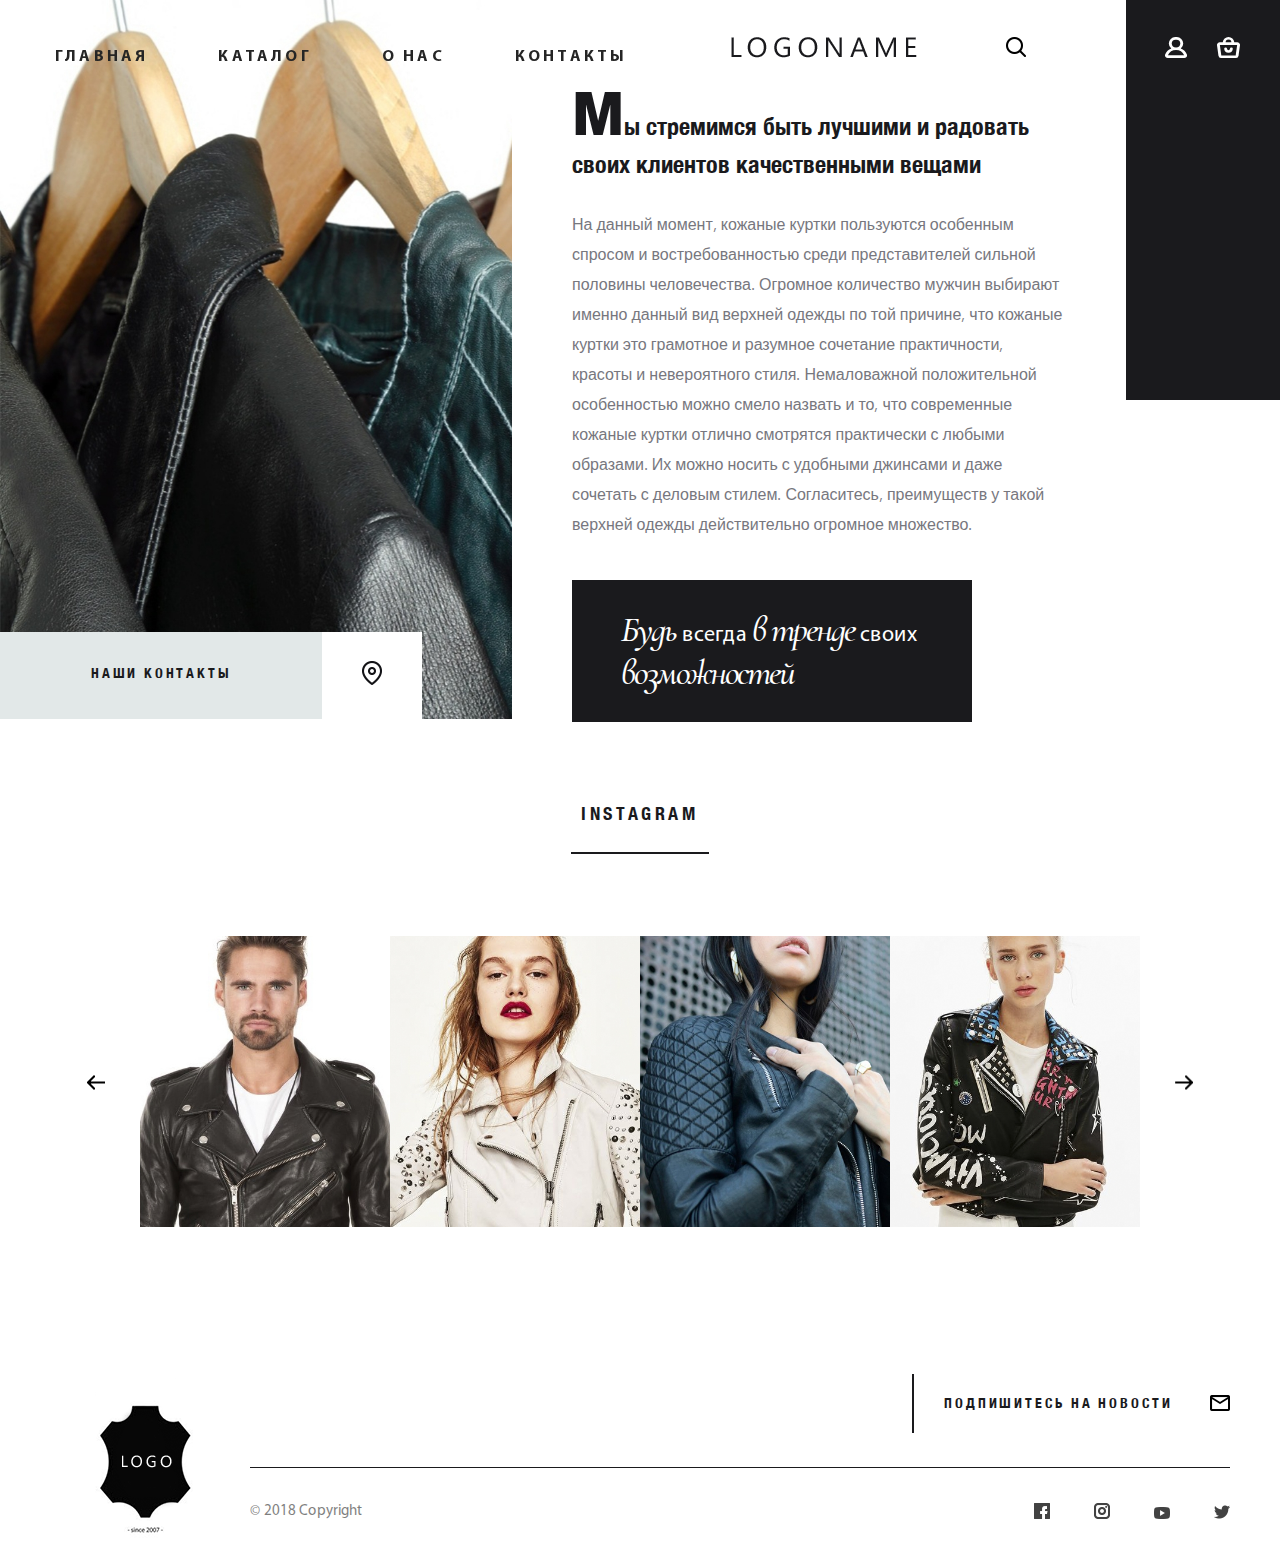
<file: Mitallent/index.html>
<!DOCTYPE html>
<html lang="ru">
<head>
    <meta charset="UTF-8">
    <meta name="viewport" content="width=device-width, initial-scale=1.0, maximum-scale=1.0, user-scalable=no">
    <meta http-equiv="X-UA-Compatible" content="ie=edge">
    <link rel="stylesheet" href="libs/slick.css">
    <link rel="stylesheet" href="css/main.css">
    <title>Document</title>
</head>
<body>
    <div class="wrapper">
        <header class="header">
            <nav class="navigation">
                <ul class="menu_list">
                    <li class="menu_item"><a href="#">Главная</a></li>
                    <li class="menu_item"><a href="#">Каталог</a></li>
                    <li class="menu_item"><a href="#">О Нас</a></li>
                    <li class="menu_item"><a href="#">Контакты</a></li>
                    <svg class="close" width="25" height='25' version="1.1" xmlns="http://www.w3.org/2000/svg" height="64" viewBox="0 0 64 64" xmlns:xlink="http://www.w3.org/1999/xlink" enable-background="new 0 0 64 64">
                          <path fill="#1D1D1B" d="M28.941,31.786L0.613,60.114c-0.787,0.787-0.787,2.062,0,2.849c0.393,0.394,0.909,0.59,1.424,0.59   c0.516,0,1.031-0.196,1.424-0.59l28.541-28.541l28.541,28.541c0.394,0.394,0.909,0.59,1.424,0.59c0.515,0,1.031-0.196,1.424-0.59   c0.787-0.787,0.787-2.062,0-2.849L35.064,31.786L63.41,3.438c0.787-0.787,0.787-2.062,0-2.849c-0.787-0.786-2.062-0.786-2.848,0   L32.003,29.15L3.441,0.59c-0.787-0.786-2.061-0.786-2.848,0c-0.787,0.787-0.787,2.062,0,2.849L28.941,31.786z"/>
                    </svg>
                </ul>
                <button class="mob_button">
                    <svg xmlns="http://www.w3.org/2000/svg" xmlns:xlink="http://www.w3.org/1999/xlink" width="20" height="14" viewBox="0 0 20 14">
                        <image id="menu_icon" data-name="menu icon" width="20" height="14" xlink:href="[data-uri]"/>
                    </svg>                     
                </button>
            </nav>
            <a href="#" class="header_logo">
                <img src="img/LOGONAME.png" alt="logo">
            </a>
            <div class="right_menu">
                <button class="search">
                    <svg xmlns="http://www.w3.org/2000/svg" xmlns:xlink="http://www.w3.org/1999/xlink" width="20" height="20" viewBox="0 0 20 20">
                        <image id="search" width="20" height="20" xlink:href="[data-uri]"/>
                    </svg>
                </button>
                <button class="login">
                    <svg xmlns="http://www.w3.org/2000/svg" width="22.06" height="21" viewBox="0 0 22.06 21">
                        <path id="profile_close_2" class="cls-1" d="M1770.87,91.513a10.855,10.855,0,0,0-6.12-6.055,6.309,6.309,0,0,0,2.46-4.9,6.785,6.785,0,0,0-6.37-6.512,7.123,7.123,0,0,0-1.69,0,6.776,6.776,0,0,0-6.36,6.512,6.3,6.3,0,0,0,2.45,4.9,10.885,10.885,0,0,0-6.12,6.055,2.451,2.451,0,0,0,.38,2.383,2.968,2.968,0,0,0,2.35,1.1h16.29a2.968,2.968,0,0,0,2.35-1.1A2.426,2.426,0,0,0,1770.87,91.513Zm-15.2-10.951a4.081,4.081,0,0,1,3.88-3.911,2.482,2.482,0,0,1,.45-0.026,2.426,2.426,0,0,1,.44.026,4.081,4.081,0,0,1,3.88,3.911A4.344,4.344,0,0,1,1755.67,80.562Zm-3.82,11.813a8.943,8.943,0,0,1,16.29,0h-16.29Z" transform="translate(-1748.97 -74)"/>
                    </svg>
                </buttton>
                <button class="cart">
                    <svg xmlns="http://www.w3.org/2000/svg" width="23" height="21" viewBox="0 0 23 21">
                        <path id="bag_4" class="cls-1" d="M1839.28,80.141a3.022,3.022,0,0,0-2.16-.891h-2.88a5.785,5.785,0,0,0-11.52,0h-2.88a3.01,3.01,0,0,0-2.16.888,2.472,2.472,0,0,0-.7,2.063l1.44,10.5a2.806,2.806,0,0,0,2.86,2.3h14.4a2.8,2.8,0,0,0,2.86-2.335l0.23-1.866,1.2-8.59A2.475,2.475,0,0,0,1839.28,80.141Zm-10.8-3.516a2.762,2.762,0,0,1,2.88,2.625h-5.76A2.762,2.762,0,0,1,1828.48,76.625Zm7.2,15.75h-14.4l-1.44-10.5h17.28l-1.22,8.634Zm-4.32-7.875a1.378,1.378,0,0,0-1.44,1.313,1.446,1.446,0,0,1-2.88,0,1.446,1.446,0,0,0-2.88,0,4.339,4.339,0,0,0,8.64,0A1.384,1.384,0,0,0,1831.36,84.5Z" transform="translate(-1816.97 -74)"/>
                    </svg>
                </button>
            </div>
        </header>
        <main class="main_content">
            <section class="left_section">
                <div class="slider_wrapper">   
                    <div class="top_slider">
                        <img src="img/slide_img.jpg" alt="slide img">
                        <img src="img/slide_img.jpg" alt="slide img">
                        <img src="img/slide_img.jpg" alt="slide img">
                    </div>
                    <a href="#" class="contacts_button">
                        <div class="our_contacts">
                            <span>Наши контакты</span>
                        </div>
                        <div class="location">
                            <svg xmlns="http://www.w3.org/2000/svg" xmlns:xlink="http://www.w3.org/1999/xlink" width="20" height="24" viewBox="0 0 20 24">
                                <image id="map-pin" width="20" height="24" xlink:href="[data-uri]"/>
                            </svg>
                        </div>
                    </a>
                </div> 
            </section>
            <section class="middle_section">
                <h2 class="main_heading">
                    <span class="small_text">мы стремимся быть лучшими и радовать своих клиентов качественными вещами
                    </span>
                </h2>
                <p class="main_text">На данный момент, кожаные куртки пользуются особенным спросом и востребованностью среди представителей сильной половины человечества. Огромное количество мужчин выбирают именно данный вид верхней одежды по той причине, что кожаные куртки это грамотное и разумное сочетание практичности, красоты и невероятного стиля. Немаловажной положительной особенностью можно смело назвать и то, что современные кожаные куртки отлично смотрятся практически с любыми образами. Их можно носить с удобными джинсами и даже сочетать с деловым стилем. Согласитесь, преимуществ у такой верхней одежды действительно огромное множество.</p>
                <div class="quotation">
                    <p>
                        <span class="italic">Будь </span><span class="pro">всегда </span> <span class="italic">в тренде </span><span class="pro">своих </span><span class="italic">возможностей</span>
                    </p>
                </div>
            </section>
            <section class="right_section">
                
            </section>
        </main>
        <section class="main_slider">
            <h3 class="slider_heading">instagram</h3>
            <div class="main_slider_box">
                <div class="slider_item">
                    <img src="img/slider_item_1.jpg" alt="">
                    <div class="overlay">
                        <a href="#" class="slider_link">
                            <svg xmlns="http://www.w3.org/2000/svg" xmlns:xlink="http://www.w3.org/1999/xlink" width="14" height="14" viewBox="0 0 14 14">
                                <image id="Arrow_UP_Right" data-name="Arrow UP Right" width="14" height="14" xlink:href="[data-uri]"/>
                            </svg>
                        </a>
                    </div>
                </div>
                <div class="slider_item">
                    <img src="img/slider_item_2.jpg" alt="">
                    <div class="overlay">
                        <a href="#" class="slider_link">
                            <svg xmlns="http://www.w3.org/2000/svg" xmlns:xlink="http://www.w3.org/1999/xlink" width="14" height="14" viewBox="0 0 14 14">
                                <image id="Arrow_UP_Right" data-name="Arrow UP Right" width="14" height="14" xlink:href="[data-uri]"/>
                            </svg>
                        </a>
                    </div>
                </div>
                <div class="slider_item">
                    <img src="img/slider_item_3.jpg" alt="">
                    <div class="overlay">
                        <a href="#" class="slider_link">
                            <svg xmlns="http://www.w3.org/2000/svg" xmlns:xlink="http://www.w3.org/1999/xlink" width="14" height="14" viewBox="0 0 14 14">
                                <image id="Arrow_UP_Right" data-name="Arrow UP Right" width="14" height="14" xlink:href="[data-uri]"/>
                            </svg>
                        </a>
                    </div>
                </div>
                <div class="slider_item">
                    <img src="img/slider_item_4.jpg" alt="">
                    <div class="overlay">
                        <a href="#" class="slider_link">
                            <svg xmlns="http://www.w3.org/2000/svg" xmlns:xlink="http://www.w3.org/1999/xlink" width="14" height="14" viewBox="0 0 14 14">
                                <image id="Arrow_UP_Right" data-name="Arrow UP Right" width="14" height="14" xlink:href="[data-uri]"/>
                            </svg>
                        </a>
                    </div>
                </div>
                <div class="slider_item">
                    <img src="img/slider_item_1.jpg" alt="">
                    <div class="overlay">
                        <a href="#" class="slider_link">
                            <svg xmlns="http://www.w3.org/2000/svg" xmlns:xlink="http://www.w3.org/1999/xlink" width="14" height="14" viewBox="0 0 14 14">
                                <image id="Arrow_UP_Right" data-name="Arrow UP Right" width="14" height="14" xlink:href="[data-uri]"/>
                            </svg>
                        </a>
                    </div>
                </div>
                <div class="slider_item">
                    <img src="img/slider_item_4.jpg" alt="">
                    <div class="overlay">
                        <a href="#" class="slider_link">
                            <svg xmlns="http://www.w3.org/2000/svg" xmlns:xlink="http://www.w3.org/1999/xlink" width="14" height="14" viewBox="0 0 14 14">
                                <image id="Arrow_UP_Right" data-name="Arrow UP Right" width="14" height="14" xlink:href="[data-uri]"/>
                            </svg>
                        </a>
                    </div>
                </div>
                <div class="slider_item">
                    <img src="img/slider_item_2.jpg" alt="">
                    <div class="overlay">
                        <a href="#" class="slider_link">
                            <svg xmlns="http://www.w3.org/2000/svg" xmlns:xlink="http://www.w3.org/1999/xlink" width="14" height="14" viewBox="0 0 14 14">
                                <image id="Arrow_UP_Right" data-name="Arrow UP Right" width="14" height="14" xlink:href="[data-uri]"/>
                            </svg>
                        </a>
                    </div>
                </div>
            </div>
        </section>
        <footer>
            <div class="footer_logo">
                <a href="#" class="footer_logo_link">
                    <img src="img/footer_logo.png" alt="">
                </a>
            </div>
            <section class="main_footer">
                <div class="upper_footer">
                    <a href="#" class="email_news">
                        <span>подпишитесь на новости</span>
                        <svg xmlns="http://www.w3.org/2000/svg" xmlns:xlink="http://www.w3.org/1999/xlink" width="20" height="16" viewBox="0 0 20 16">
                            <image id="ic-mail-outline-24px" width="20" height="16" xlink:href="[data-uri]"/>
                        </svg>
                    </a>
                </div>
                <div class="lower_footer">
                    <span class="copyrights">© 2018   Copyright</span>
                    <div class="footer_social">
                        <a href="#">
                            <svg xmlns="http://www.w3.org/2000/svg" xmlns:xlink="http://www.w3.org/1999/xlink" width="16" height="16" viewBox="0 0 16 16">
                                <image id="_16px-logo-facebook" data-name="16px-logo-facebook" width="16" height="16" xlink:href="[data-uri]"/>
                            </svg>
                        </a>
                        <a href="#">
                            <svg xmlns="http://www.w3.org/2000/svg" xmlns:xlink="http://www.w3.org/1999/xlink" width="16" height="16" viewBox="0 0 16 16">
                                <image id="_16px-logo-instagram" data-name="16px-logo-instagram" width="16" height="16" xlink:href="[data-uri]"/>
                            </svg>
                        </a>
                        <a href="#">
                            <svg xmlns="http://www.w3.org/2000/svg" xmlns:xlink="http://www.w3.org/1999/xlink" width="16" height="12" viewBox="0 0 16 12">
                                <image id="_16px-logo-youtube" data-name="16px-logo-youtube" width="16" height="12" xlink:href="[data-uri]"/>
                            </svg>
                        </a>
                        <a href="#">
                            <svg xmlns="http://www.w3.org/2000/svg" xmlns:xlink="http://www.w3.org/1999/xlink" width="16" height="14" viewBox="0 0 16 14">
                                <image id="_16px-logo-twitter" data-name="16px-logo-twitter" width="16" height="14" xlink:href="[data-uri]"/>
                            </svg>
                        </a>                                                  
                    </div>
                </div>
            </section>
        </footer>
    </div>
    <script src="libs/jquery-3.3.1.min.js"></script>
    <script src="libs/slick.min.js"></script>
    <script src="js/main.js"></script>
</body>
</html>
</file>
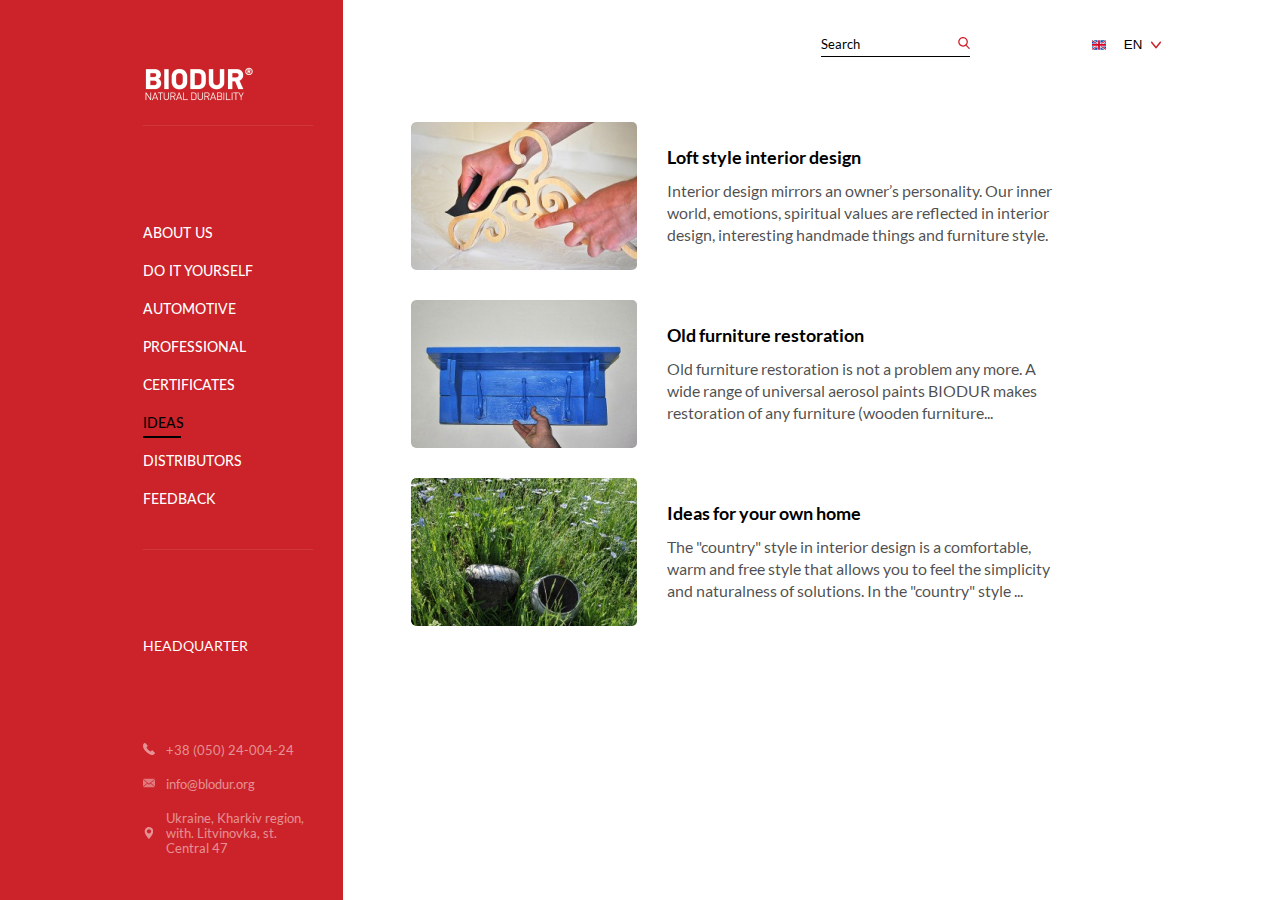
<file: Colors/blog.html>
<!DOCTYPE html>
<html lang="ru">
<head>
    <meta charset="UTF-8">
    <meta name="viewport" content="width=device-width, initial-scale=1.0, maximum-scale=1.0, user-scalable=no">
    <title>Продукт</title>
    <link rel="stylesheet" href="libs/animate.css">
    <link rel="stylesheet" href="styles/main.css">
</head>
<body>
    <div class="wrapper">
        <aside class="aside_menu">
            <div class="aside_menu_wrap slideInLeft animated">
                <a href="index.html" class="logo_link">
                    <img src="img/logo.png" alt="Logo" class="logo_img">
                </a>
                <ul class="menu">
                    <li class="menu_item"><a href="#" class="menu_item_link">About us</a></li>
                    <li class="menu_item"><a href="#" class="menu_item_link">Do it yourself</a></li>
                    <li class="menu_item"><a href="catalog.html" class="menu_item_link">Automotive</a></li>
                    <li class="menu_item"><a href="#" class="menu_item_link">Professional</a></li>
                    <li class="menu_item"><a href="#" class="menu_item_link">Сertificates</a></li>
                    <li class="menu_item"><a href="blog.html" class="menu_item_link">Ideas</a></li>
                    <li class="menu_item"><a href="contacts.html" class="menu_item_link">Distributors</a></li>
                    <li class="menu_item"><a href="#" class="menu_item_link">Feedback</a></li>
                </ul>
                <span class="contacts_heading">Headquarter</span>
                <div class="contacts_block">
                    <a href="tel:+380502400424" class="tel_number">+38 (050) 24-004-24</a>
                    <a href="#" class="e_mail">info@blodur.org</a>
                    <span class="location">Ukraine, Kharkiv region,
                            with. Litvinovka, st. 
                            Central 47</span>
                </div>
            </div>
            <div class="mob_menu_block">
                <svg xmlns="http://www.w3.org/2000/svg" width="24" height="24" viewBox="0 0 24 24">
                    <path d="M24 6h-24v-4h24v4zm0 4h-24v4h24v-4zm0 8h-24v4h24v-4z"/>
                </svg>
            </div>
        </aside>
        <main class="blog_content_box">
            <section class="blog_content">
                <a href="#" class="blog_item">
                    <div class="blog_img">
                        <img src="img/blog_img_1.jpg" width="226" height="148" alt="">
                    </div>
                    <div class="blog_desc">
                        <h3 class="blog_heading">Loft style interior design</h3>
                        <p class="blog_text">Interior design mirrors an owner’s 
                            personality. Our inner world, emotions, spiritual 
                            values are reflected in interior design, 
                            interesting handmade things and furniture style.</p>
                    </div>
                </a>
                <a href="#" class="blog_item">
                    <div class="blog_img">
                        <img src="img/blog_img_2.jpg" width="226" height="148" alt="">
                    </div>
                    <div class="blog_desc">
                        <h3 class="blog_heading">Old furniture restoration</h3>
                        <p class="blog_text">Old furniture restoration is not a problem any more. A wide range of universal aerosol paints BIODUR makes restoration of any furniture (wooden furniture...</p>
                    </div>
                </a>
                <a href="#" class="blog_item">
                    <div class="blog_img">
                        <img src="img/blog_img_3.jpg" width="226" height="148" alt="">
                    </div>
                    <div class="blog_desc">
                        <h3 class="blog_heading">Ideas for your own home</h3>
                        <p class="blog_text">The "country" style in interior design is a comfortable, warm and free style that allows you to feel the simplicity and naturalness of solutions. In the "country" style ...</p>
                    </div>
                </a>
            </section>
            <div class="top_menu animated slideInDown">
                <form action="" class="search_form">
                    <input type="search" class="search" placeholder="Search">
                    <button class="search_button">
                        <svg width="12" height="12" viewBox="0 0 12 12" fill="none" xmlns="http://www.w3.org/2000/svg">
                            <path d="M11.6166 10.9301L8.76059 7.95969C9.49492 7.08675 9.89727 5.98841 9.89727 4.845C9.89727 2.17351 7.72376 0 5.05227 0C2.38078 0 0.207275 2.17351 0.207275 4.845C0.207275 7.51648 2.38078 9.68999 5.05227 9.68999C6.05518 9.68999 7.01091 9.38749 7.82803 8.81326L10.7057 11.8062C10.826 11.9311 10.9878 12 11.1612 12C11.3253 12 11.4809 11.9374 11.5991 11.8237C11.8502 11.5821 11.8582 11.1814 11.6166 10.9301ZM5.05227 1.26391C7.02692 1.26391 8.63335 2.87034 8.63335 4.845C8.63335 6.81965 7.02692 8.42608 5.05227 8.42608C3.07762 8.42608 1.47119 6.81965 1.47119 4.845C1.47119 2.87034 3.07762 1.26391 5.05227 1.26391Z" fill="#CC2229"/>
                        </svg>
                    </button>
                </form>
                <div class="select_lang_wrap">
                        <svg class="gb_flag" width='20px' height='14px' version="1.1" xmlns="http://www.w3.org/2000/svg" xmlns:xlink="http://www.w3.org/1999/xlink" x="0px" y="0px"
                        viewBox="0 0 512 512" style="enable-background:new 0 0 512 512;" xml:space="preserve">
                    <rect y="85.333" style="fill:#F0F0F0;" width="512" height="341.337"/>
                    <polygon style="fill:#D80027;" points="288,85.33 224,85.33 224,223.996 0,223.996 0,287.996 224,287.996 224,426.662 288,426.662 
                        288,287.996 512,287.996 512,223.996 288,223.996 "/>
                    <g>
                        <polygon style="fill:#0052B4;" points="393.785,315.358 512,381.034 512,315.358 	"/>
                        <polygon style="fill:#0052B4;" points="311.652,315.358 512,426.662 512,395.188 368.307,315.358 	"/>
                        <polygon style="fill:#0052B4;" points="458.634,426.662 311.652,344.998 311.652,426.662 	"/>
                    </g>
                    <polygon style="fill:#F0F0F0;" points="311.652,315.358 512,426.662 512,395.188 368.307,315.358 "/>
                    <polygon style="fill:#D80027;" points="311.652,315.358 512,426.662 512,395.188 368.307,315.358 "/>
                    <g>
                        <polygon style="fill:#0052B4;" points="90.341,315.356 0,365.546 0,315.356 	"/>
                        <polygon style="fill:#0052B4;" points="200.348,329.51 200.348,426.661 25.491,426.661 	"/>
                    </g>
                    <polygon style="fill:#D80027;" points="143.693,315.358 0,395.188 0,426.662 0,426.662 200.348,315.358 "/>
                    <g>
                        <polygon style="fill:#0052B4;" points="118.215,196.634 0,130.958 0,196.634 	"/>
                        <polygon style="fill:#0052B4;" points="200.348,196.634 0,85.33 0,116.804 143.693,196.634 	"/>
                        <polygon style="fill:#0052B4;" points="53.366,85.33 200.348,166.994 200.348,85.33 	"/>
                    </g>
                    <polygon style="fill:#F0F0F0;" points="200.348,196.634 0,85.33 0,116.804 143.693,196.634 "/>
                    <polygon style="fill:#D80027;" points="200.348,196.634 0,85.33 0,116.804 143.693,196.634 "/>
                    <g>
                        <polygon style="fill:#0052B4;" points="421.659,196.636 512,146.446 512,196.636 	"/>
                        <polygon style="fill:#0052B4;" points="311.652,182.482 311.652,85.331 486.509,85.331 	"/>
                    </g>
                    <polygon style="fill:#D80027;" points="368.307,196.634 512,116.804 512,85.33 512,85.33 311.652,196.634 "/>
                    </svg>
                    <select size="1" name="lang" id="lang" class="select_lang">
                        <option value="eng">EN</option>
                        <option value="ru">RU</option>
                    </select>
                    <svg class="red_arrow" width="10" height="8" viewBox="0 0 10 8" fill="none" xmlns="http://www.w3.org/2000/svg">
                        <path d="M4.50495 7.17412L0.205241 2.01429C-0.0684137 1.68607 -0.0684137 1.1539 0.205241 0.825836C0.478652 0.497742 0.922098 0.497742 1.19549 0.825836L5.00007 5.39148L8.80452 0.825969C9.07805 0.497874 9.52145 0.497874 9.79486 0.825969C10.0684 1.15406 10.0684 1.6862 9.79486 2.01443L5.49508 7.17425C5.35831 7.3383 5.17925 7.42023 5.00009 7.42023C4.82085 7.42023 4.64165 7.33814 4.50495 7.17412Z" fill="#CC2229"/>
                    </svg>
                </div>
            </div>
        </main>
    </div>
<script src="libs/jquery-3.3.1.min.js"></script>
<script src="libs/slick.min.js"></script>
<script src="js/main.js"></script>
</body>
</html>
</file>
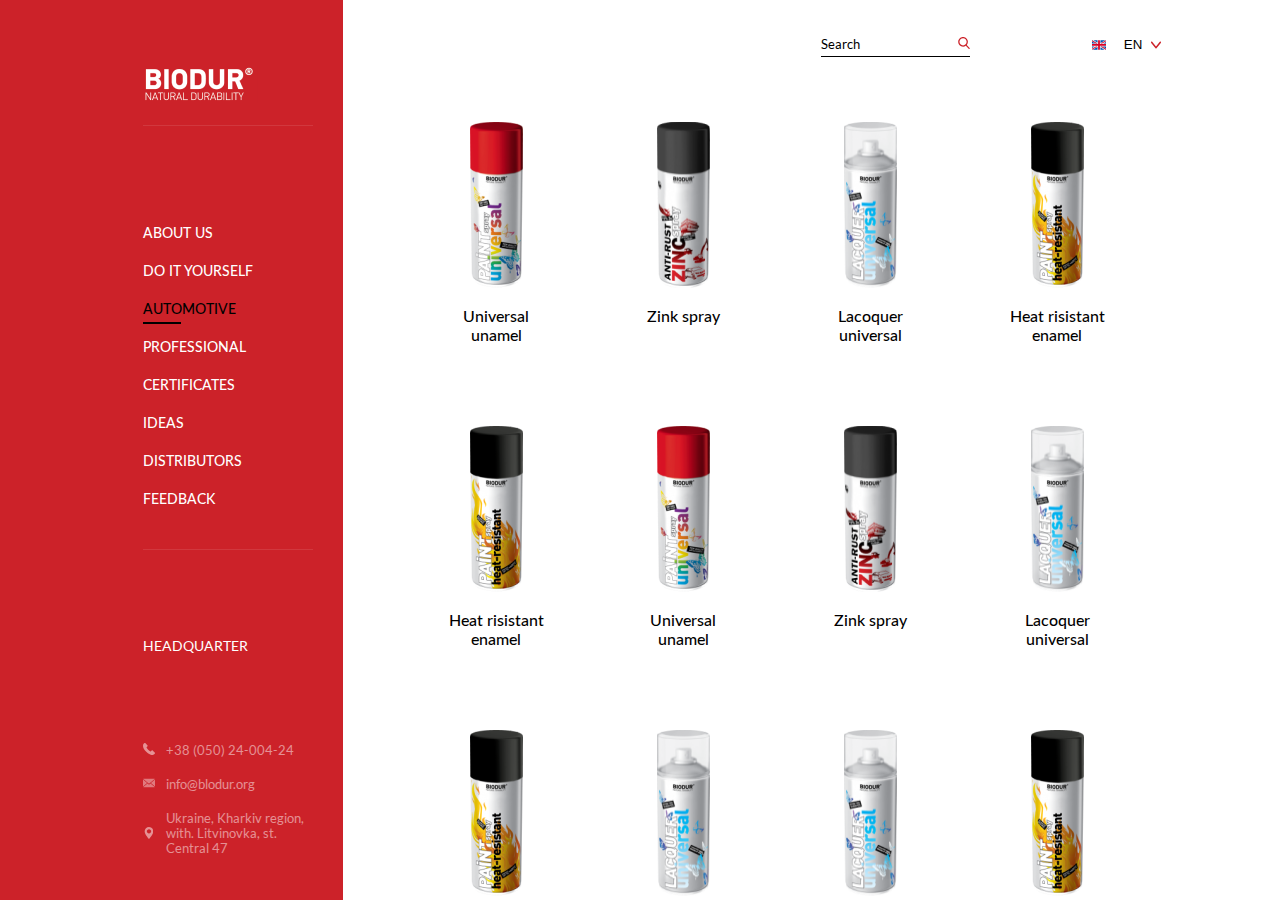
<file: Colors/catalog.html>
<!DOCTYPE html>
<html lang="ru">
<head>
    <meta charset="UTF-8">
    <meta name="viewport" content="width=device-width, initial-scale=1.0, maximum-scale=1.0, user-scalable=no">
    <title>Каталог</title>
    <link rel="stylesheet" href="libs/animate.css">
    <link rel="stylesheet" href="styles/main.css">
</head>
<body>
    <div class="wrapper">
        <aside class="aside_menu">
            <div class="aside_menu_wrap slideInLeft animated">
                <a href="index.html" class="logo_link">
                    <img src="img/logo.png" alt="Logo" class="logo_img">
                </a>
                <ul class="menu">
                    <li class="menu_item"><a href="#" class="menu_item_link">About us</a></li>
                    <li class="menu_item"><a href="#" class="menu_item_link">Do it yourself</a></li>
                    <li class="menu_item"><a href="catalog.html" class="menu_item_link">Automotive</a></li>
                    <li class="menu_item"><a href="#" class="menu_item_link">Professional</a></li>
                    <li class="menu_item"><a href="#" class="menu_item_link">Сertificates</a></li>
                    <li class="menu_item"><a href="blog.html" class="menu_item_link">Ideas</a></li>
                    <li class="menu_item"><a href="contacts.html" class="menu_item_link">Distributors</a></li>
                    <li class="menu_item"><a href="#" class="menu_item_link">Feedback</a></li>
                </ul>
                <span class="contacts_heading">Headquarter</span>
                <div class="contacts_block">
                    <a href="tel:+380502400424" class="tel_number">+38 (050) 24-004-24</a>
                    <a href="#" class="e_mail">info@blodur.org</a>
                    <span class="location">Ukraine, Kharkiv region,
                            with. Litvinovka, st. 
                            Central 47</span>
                </div>
            </div>
            <div class="mob_menu_block">
                <svg xmlns="http://www.w3.org/2000/svg" width="24" height="24" viewBox="0 0 24 24">
                    <path d="M24 6h-24v-4h24v4zm0 4h-24v4h24v-4zm0 8h-24v4h24v-4z"/>
                </svg>
            </div>
        </aside>
        <main class="catalog_content_box animated slideInRight">
            <div class="catalog_items_wrapper">
                <div class="catalog_item_box">
                    <img src="img/catalog_item_one.png" width="53" height="166" alt="Item" class="item_img">
                    <span class="item_description">Universal unamel</span>
                    <a href="product.html" class="review_button">Review</a>
                </div>
                <div class="catalog_item_box">
                    <img src="img/catalog_item_two.png" width="53" height="166" alt="Item" class="item_img">
                    <span class="item_description">Zink spray</span>
                    <a href="product.html" class="review_button">Review</a>
                </div>
                <div class="catalog_item_box">
                    <img src="img/catalog_item_three.png" width="53" height="166" alt="Item" class="item_img">
                    <span class="item_description">Lacoquer universal</span>
                    <a href="product.html" class="review_button">Review</a>
                </div>
                <div class="catalog_item_box">
                    <img src="img/catalog_item_four.png" width="53" height="166" alt="Item" class="item_img">
                    <span class="item_description">Heat risistant enamel</span>
                    <a href="product.html" class="review_button">Review</a>
                </div>
                <div class="catalog_item_box">
                    <img src="img/catalog_item_four.png" width="53" height="166" alt="Item" class="item_img">
                    <span class="item_description">Heat risistant enamel</span>
                    <a href="product.html" class="review_button">Review</a>
                </div>
                <div class="catalog_item_box">
                    <img src="img/catalog_item_one.png" width="53" height="166" alt="Item" class="item_img">
                    <span class="item_description">Universal unamel</span>
                    <a href="product.html" class="review_button">Review</a>
                </div>
                <div class="catalog_item_box">
                    <img src="img/catalog_item_two.png" width="53" height="166" alt="Item" class="item_img">
                    <span class="item_description">Zink spray</span>
                    <a href="product.html" class="review_button">Review</a>
                </div>
                <div class="catalog_item_box">
                    <img src="img/catalog_item_three.png" width="53" height="166" alt="Item" class="item_img">
                    <span class="item_description">Lacoquer universal</span>
                    <a href="product.html" class="review_button">Review</a>
                </div>
                <div class="catalog_item_box">
                    <img src="img/catalog_item_four.png" width="53" height="166" alt="Item" class="item_img">
                    <span class="item_description">Heat risistant enamel</span>
                    <a href="product.html" class="review_button">Review</a>
                </div>
                <div class="catalog_item_box">
                    <img src="img/catalog_item_three.png" width="53" height="166" alt="Item" class="item_img">
                    <span class="item_description">Lacoquer universal</span>
                    <a href="product.html" class="review_button">Review</a>
                </div>
                <div class="catalog_item_box">
                    <img src="img/catalog_item_three.png" width="53" height="166" alt="Item" class="item_img">
                    <span class="item_description">Lacoquer universal</span>
                    <a href="product.html" class="review_button">Review</a>
                </div>
                <div class="catalog_item_box">
                    <img src="img/catalog_item_four.png" width="53" height="166" alt="Item" class="item_img">
                    <span class="item_description">Heat risistant enamel</span>
                    <a href="product.html" class="review_button">Review</a>
                </div>
                <div class="catalog_item_box">
                    <img src="img/catalog_item_one.png" width="53" height="166" alt="Item" class="item_img">
                    <span class="item_description">Universal unamel</span>
                    <a href="product.html" class="review_button">Review</a>
                </div>
            </div> 
            <div class="top_menu animated slideInDown">
                <form action="" class="search_form">
                    <input type="search" class="search" placeholder="Search">
                    <button class="search_button">
                        <svg width="12" height="12" viewBox="0 0 12 12" fill="none" xmlns="http://www.w3.org/2000/svg">
                            <path d="M11.6166 10.9301L8.76059 7.95969C9.49492 7.08675 9.89727 5.98841 9.89727 4.845C9.89727 2.17351 7.72376 0 5.05227 0C2.38078 0 0.207275 2.17351 0.207275 4.845C0.207275 7.51648 2.38078 9.68999 5.05227 9.68999C6.05518 9.68999 7.01091 9.38749 7.82803 8.81326L10.7057 11.8062C10.826 11.9311 10.9878 12 11.1612 12C11.3253 12 11.4809 11.9374 11.5991 11.8237C11.8502 11.5821 11.8582 11.1814 11.6166 10.9301ZM5.05227 1.26391C7.02692 1.26391 8.63335 2.87034 8.63335 4.845C8.63335 6.81965 7.02692 8.42608 5.05227 8.42608C3.07762 8.42608 1.47119 6.81965 1.47119 4.845C1.47119 2.87034 3.07762 1.26391 5.05227 1.26391Z" fill="#CC2229"/>
                        </svg>
                    </button>
                </form>
                <div class="select_lang_wrap">
                        <svg class="gb_flag" width='20px' height='14px' version="1.1" xmlns="http://www.w3.org/2000/svg" xmlns:xlink="http://www.w3.org/1999/xlink" x="0px" y="0px"
                        viewBox="0 0 512 512" style="enable-background:new 0 0 512 512;" xml:space="preserve">
                    <rect y="85.333" style="fill:#F0F0F0;" width="512" height="341.337"/>
                    <polygon style="fill:#D80027;" points="288,85.33 224,85.33 224,223.996 0,223.996 0,287.996 224,287.996 224,426.662 288,426.662 
                        288,287.996 512,287.996 512,223.996 288,223.996 "/>
                    <g>
                        <polygon style="fill:#0052B4;" points="393.785,315.358 512,381.034 512,315.358 	"/>
                        <polygon style="fill:#0052B4;" points="311.652,315.358 512,426.662 512,395.188 368.307,315.358 	"/>
                        <polygon style="fill:#0052B4;" points="458.634,426.662 311.652,344.998 311.652,426.662 	"/>
                    </g>
                    <polygon style="fill:#F0F0F0;" points="311.652,315.358 512,426.662 512,395.188 368.307,315.358 "/>
                    <polygon style="fill:#D80027;" points="311.652,315.358 512,426.662 512,395.188 368.307,315.358 "/>
                    <g>
                        <polygon style="fill:#0052B4;" points="90.341,315.356 0,365.546 0,315.356 	"/>
                        <polygon style="fill:#0052B4;" points="200.348,329.51 200.348,426.661 25.491,426.661 	"/>
                    </g>
                    <polygon style="fill:#D80027;" points="143.693,315.358 0,395.188 0,426.662 0,426.662 200.348,315.358 "/>
                    <g>
                        <polygon style="fill:#0052B4;" points="118.215,196.634 0,130.958 0,196.634 	"/>
                        <polygon style="fill:#0052B4;" points="200.348,196.634 0,85.33 0,116.804 143.693,196.634 	"/>
                        <polygon style="fill:#0052B4;" points="53.366,85.33 200.348,166.994 200.348,85.33 	"/>
                    </g>
                    <polygon style="fill:#F0F0F0;" points="200.348,196.634 0,85.33 0,116.804 143.693,196.634 "/>
                    <polygon style="fill:#D80027;" points="200.348,196.634 0,85.33 0,116.804 143.693,196.634 "/>
                    <g>
                        <polygon style="fill:#0052B4;" points="421.659,196.636 512,146.446 512,196.636 	"/>
                        <polygon style="fill:#0052B4;" points="311.652,182.482 311.652,85.331 486.509,85.331 	"/>
                    </g>
                    <polygon style="fill:#D80027;" points="368.307,196.634 512,116.804 512,85.33 512,85.33 311.652,196.634 "/>
                    </svg>
                    <select size="1" name="lang" id="lang" class="select_lang">
                        <option value="eng">EN</option>
                        <option value="ru">RU</option>
                    </select>
                    <svg class="red_arrow" width="10" height="8" viewBox="0 0 10 8" fill="none" xmlns="http://www.w3.org/2000/svg">
                        <path d="M4.50495 7.17412L0.205241 2.01429C-0.0684137 1.68607 -0.0684137 1.1539 0.205241 0.825836C0.478652 0.497742 0.922098 0.497742 1.19549 0.825836L5.00007 5.39148L8.80452 0.825969C9.07805 0.497874 9.52145 0.497874 9.79486 0.825969C10.0684 1.15406 10.0684 1.6862 9.79486 2.01443L5.49508 7.17425C5.35831 7.3383 5.17925 7.42023 5.00009 7.42023C4.82085 7.42023 4.64165 7.33814 4.50495 7.17412Z" fill="#CC2229"/>
                    </svg>
                </div>
            </div>
        </main>
    </div>
    <script src="libs/jquery-3.3.1.min.js"></script>
    <script src="libs/slick.min.js"></script>
    <script src="js/main.js"></script>
</body>
</html>
</file>
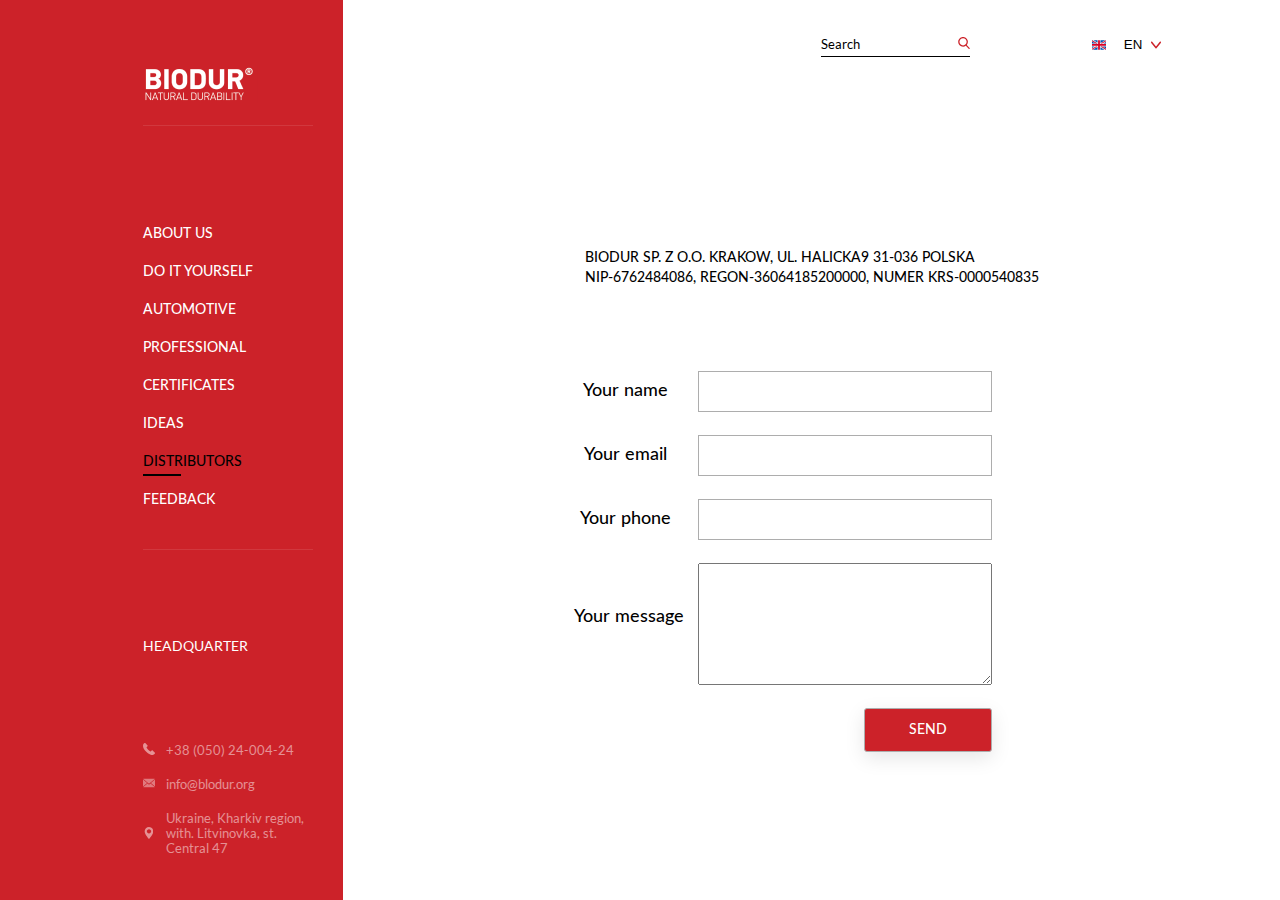
<file: Colors/contacts.html>
<!DOCTYPE html>
<html lang="ru">
<head>
    <meta charset="UTF-8">
    <meta name="viewport" content="width=device-width, initial-scale=1.0, maximum-scale=1.0, user-scalable=no">
    <title>Продукт</title>
    <link rel="stylesheet" href="libs/animate.css">
    <link rel="stylesheet" href="styles/main.css">
</head>
<body>
    <div class="wrapper">
        <aside class="aside_menu">
            <div class="aside_menu_wrap slideInLeft animated">
                <a href="index.html" class="logo_link">
                    <img src="img/logo.png" alt="Logo" class="logo_img">
                </a>
                <ul class="menu">
                    <li class="menu_item"><a href="#" class="menu_item_link">About us</a></li>
                    <li class="menu_item"><a href="#" class="menu_item_link">Do it yourself</a></li>
                    <li class="menu_item"><a href="catalog.html" class="menu_item_link">Automotive</a></li>
                    <li class="menu_item"><a href="#" class="menu_item_link">Professional</a></li>
                    <li class="menu_item"><a href="#" class="menu_item_link">Сertificates</a></li>
                    <li class="menu_item"><a href="blog.html" class="menu_item_link">Ideas</a></li>
                    <li class="menu_item"><a href="contacts.html" class="menu_item_link">Distributors</a></li>
                    <li class="menu_item"><a href="#" class="menu_item_link">Feedback</a></li>
                </ul>
                <span class="contacts_heading">Headquarter</span>
                <div class="contacts_block">
                    <a href="tel:+380502400424" class="tel_number">+38 (050) 24-004-24</a>
                    <a href="#" class="e_mail">info@blodur.org</a>
                    <span class="location">Ukraine, Kharkiv region,
                            with. Litvinovka, st. 
                            Central 47</span>
                </div>
            </div>
            <div class="mob_menu_block">
                <svg xmlns="http://www.w3.org/2000/svg" width="24" height="24" viewBox="0 0 24 24">
                    <path d="M24 6h-24v-4h24v4zm0 4h-24v4h24v-4zm0 8h-24v4h24v-4z"/>
                </svg>
            </div>
        </aside>
        <main class="contacts_content_box">
            <section class="contact_form_box animated slideInRight">
                <span class="form_heading">BIODUR SP. Z O.O.
                    KRAKOW, UL. HALICKA9
                    31-036
                    POLSKA <br>
                    NIP-6762484086, REGON-36064185200000, NUMER KRS-0000540835
                </span>
                <form action="#" class="contacts_form">
                    <label for="name">Your name</label>
                    <input type="text" class="name" id="name">
                    <label for="email">Your email</label>
                    <input type="email" id="email">
                    <label for="phone">Your phone</label>
                    <input type="text" id="phone">
                    <label for="text">Your message</label>
                    <textarea name="comment" id="text"></textarea>
                    <input type="submit" value="SEND" class="submit">
                </form>
            </section>
            <div class="top_menu animated slideInDown">
                <form action="" class="search_form">
                    <input type="search" class="search" placeholder="Search">
                    <button class="search_button">
                        <svg width="12" height="12" viewBox="0 0 12 12" fill="none" xmlns="http://www.w3.org/2000/svg">
                            <path d="M11.6166 10.9301L8.76059 7.95969C9.49492 7.08675 9.89727 5.98841 9.89727 4.845C9.89727 2.17351 7.72376 0 5.05227 0C2.38078 0 0.207275 2.17351 0.207275 4.845C0.207275 7.51648 2.38078 9.68999 5.05227 9.68999C6.05518 9.68999 7.01091 9.38749 7.82803 8.81326L10.7057 11.8062C10.826 11.9311 10.9878 12 11.1612 12C11.3253 12 11.4809 11.9374 11.5991 11.8237C11.8502 11.5821 11.8582 11.1814 11.6166 10.9301ZM5.05227 1.26391C7.02692 1.26391 8.63335 2.87034 8.63335 4.845C8.63335 6.81965 7.02692 8.42608 5.05227 8.42608C3.07762 8.42608 1.47119 6.81965 1.47119 4.845C1.47119 2.87034 3.07762 1.26391 5.05227 1.26391Z" fill="#CC2229"/>
                        </svg>
                    </button>
                </form>
                <div class="select_lang_wrap">
                        <svg class="gb_flag" width='20px' height='14px' version="1.1" xmlns="http://www.w3.org/2000/svg" xmlns:xlink="http://www.w3.org/1999/xlink" x="0px" y="0px"
                        viewBox="0 0 512 512" style="enable-background:new 0 0 512 512;" xml:space="preserve">
                    <rect y="85.333" style="fill:#F0F0F0;" width="512" height="341.337"/>
                    <polygon style="fill:#D80027;" points="288,85.33 224,85.33 224,223.996 0,223.996 0,287.996 224,287.996 224,426.662 288,426.662 
                        288,287.996 512,287.996 512,223.996 288,223.996 "/>
                    <g>
                        <polygon style="fill:#0052B4;" points="393.785,315.358 512,381.034 512,315.358 	"/>
                        <polygon style="fill:#0052B4;" points="311.652,315.358 512,426.662 512,395.188 368.307,315.358 	"/>
                        <polygon style="fill:#0052B4;" points="458.634,426.662 311.652,344.998 311.652,426.662 	"/>
                    </g>
                    <polygon style="fill:#F0F0F0;" points="311.652,315.358 512,426.662 512,395.188 368.307,315.358 "/>
                    <polygon style="fill:#D80027;" points="311.652,315.358 512,426.662 512,395.188 368.307,315.358 "/>
                    <g>
                        <polygon style="fill:#0052B4;" points="90.341,315.356 0,365.546 0,315.356 	"/>
                        <polygon style="fill:#0052B4;" points="200.348,329.51 200.348,426.661 25.491,426.661 	"/>
                    </g>
                    <polygon style="fill:#D80027;" points="143.693,315.358 0,395.188 0,426.662 0,426.662 200.348,315.358 "/>
                    <g>
                        <polygon style="fill:#0052B4;" points="118.215,196.634 0,130.958 0,196.634 	"/>
                        <polygon style="fill:#0052B4;" points="200.348,196.634 0,85.33 0,116.804 143.693,196.634 	"/>
                        <polygon style="fill:#0052B4;" points="53.366,85.33 200.348,166.994 200.348,85.33 	"/>
                    </g>
                    <polygon style="fill:#F0F0F0;" points="200.348,196.634 0,85.33 0,116.804 143.693,196.634 "/>
                    <polygon style="fill:#D80027;" points="200.348,196.634 0,85.33 0,116.804 143.693,196.634 "/>
                    <g>
                        <polygon style="fill:#0052B4;" points="421.659,196.636 512,146.446 512,196.636 	"/>
                        <polygon style="fill:#0052B4;" points="311.652,182.482 311.652,85.331 486.509,85.331 	"/>
                    </g>
                    <polygon style="fill:#D80027;" points="368.307,196.634 512,116.804 512,85.33 512,85.33 311.652,196.634 "/>
                    </svg>
                    <select size="1" name="lang" id="lang" class="select_lang">
                        <option value="eng">EN</option>
                        <option value="ru">RU</option>
                    </select>
                    <svg class="red_arrow" width="10" height="8" viewBox="0 0 10 8" fill="none" xmlns="http://www.w3.org/2000/svg">
                        <path d="M4.50495 7.17412L0.205241 2.01429C-0.0684137 1.68607 -0.0684137 1.1539 0.205241 0.825836C0.478652 0.497742 0.922098 0.497742 1.19549 0.825836L5.00007 5.39148L8.80452 0.825969C9.07805 0.497874 9.52145 0.497874 9.79486 0.825969C10.0684 1.15406 10.0684 1.6862 9.79486 2.01443L5.49508 7.17425C5.35831 7.3383 5.17925 7.42023 5.00009 7.42023C4.82085 7.42023 4.64165 7.33814 4.50495 7.17412Z" fill="#CC2229"/>
                    </svg>
                </div>
            </div>
        </main>
    </div>
<script src="libs/jquery-3.3.1.min.js"></script>
<script src="libs/slick.min.js"></script>
<script src="js/main.js"></script>
</body>
</html>
</file>
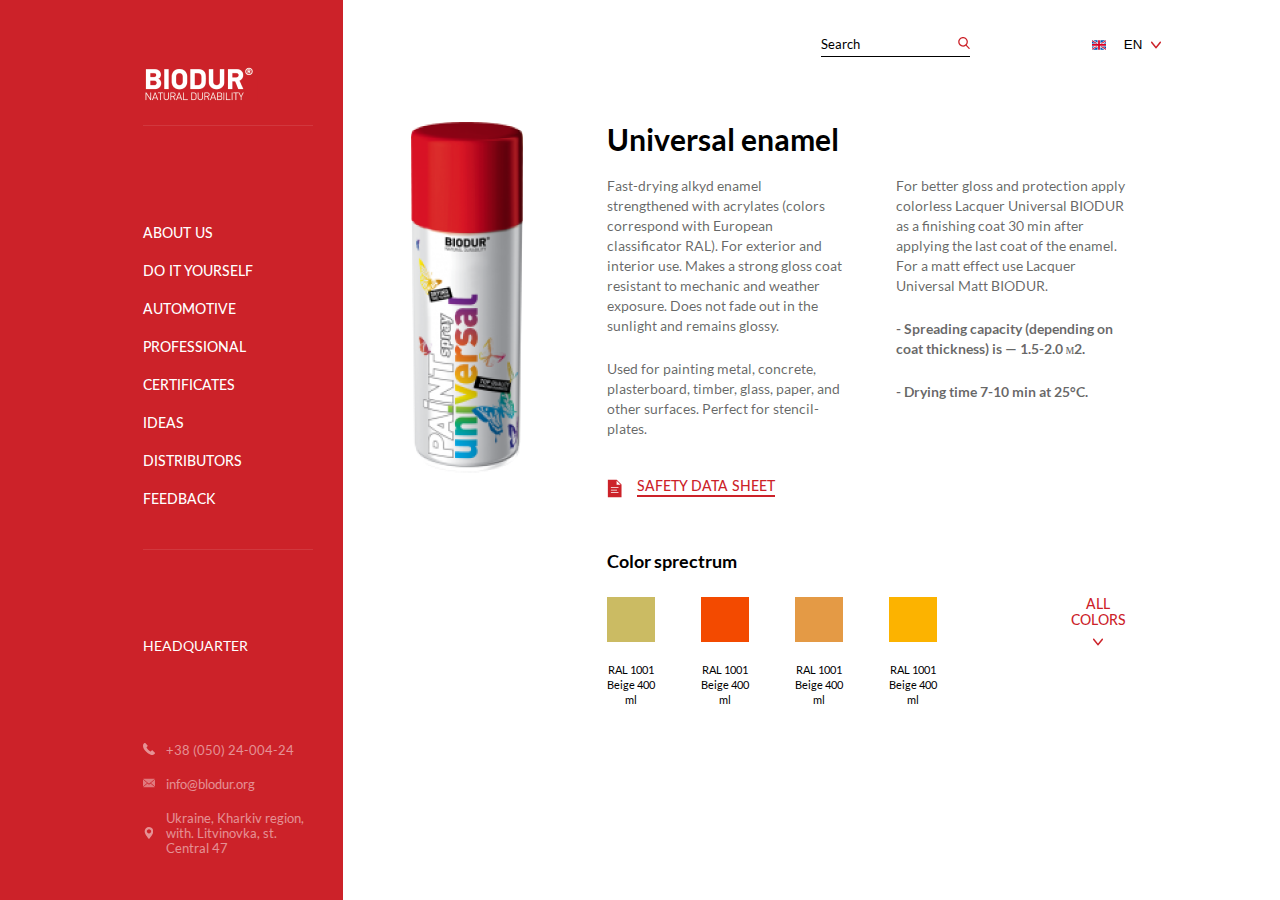
<file: Colors/product.html>
<!DOCTYPE html>
<html lang="ru">
<head>
    <meta charset="UTF-8">
    <meta name="viewport" content="width=device-width, initial-scale=1.0, maximum-scale=1.0, user-scalable=no">
    <title>Продукт</title>
    <link rel="stylesheet" href="libs/animate.css">
    <link rel="stylesheet" href="libs/jquery.fancybox.css">
    <link rel="stylesheet" href="styles/main.css">
</head>
<body>
    <div class="wrapper">
        <aside class="aside_menu">
            <div class="aside_menu_wrap slideInLeft animated">
                <a href="index.html" class="logo_link">
                    <img src="img/logo.png" alt="Logo" class="logo_img">
                </a>
                <ul class="menu">
                    <li class="menu_item"><a href="#" class="menu_item_link">About us</a></li>
                    <li class="menu_item"><a href="#" class="menu_item_link">Do it yourself</a></li>
                    <li class="menu_item"><a href="catalog.html" class="menu_item_link">Automotive</a></li>
                    <li class="menu_item"><a href="#" class="menu_item_link">Professional</a></li>
                    <li class="menu_item"><a href="#" class="menu_item_link">Сertificates</a></li>
                    <li class="menu_item"><a href="blog.html" class="menu_item_link">Ideas</a></li>
                    <li class="menu_item"><a href="contacts.html" class="menu_item_link">Distributors</a></li>
                    <li class="menu_item"><a href="#" class="menu_item_link">Feedback</a></li>
                </ul>
                <span class="contacts_heading">Headquarter</span>
                <div class="contacts_block">
                    <a href="tel:+380502400424" class="tel_number">+38 (050) 24-004-24</a>
                    <a href="#" class="e_mail">info@blodur.org</a>
                    <span class="location">Ukraine, Kharkiv region,
                            with. Litvinovka, st. 
                            Central 47</span>
                </div>
            </div>
            <div class="mob_menu_block">
                <svg xmlns="http://www.w3.org/2000/svg" width="24" height="24" viewBox="0 0 24 24">
                    <path d="M24 6h-24v-4h24v4zm0 4h-24v4h24v-4zm0 8h-24v4h24v-4z"/>
                </svg>
            </div>
        </aside>
        <main class="product_content_box">
            <a href="img/product.png" class="main_product_img" data-fancybox="gallery">
                <img src="img/product.png" alt="Product">
            </a>
            <div class="product_descr animated slideInRight">
                <h1 class="main_descr_heading">Universal enamel</h1>
                <div class="main_descr">
                    <div class="first_column">
                        <p>Fast-drying alkyd enamel strengthened with 
                            acrylates (colors correspond with European 
                            classificator RAL). For exterior and interior use. 
                            Makes a strong gloss coat resistant to mechanic 
                            and weather exposure. Does not fade out in the 
                            sunlight and remains glossy.</p>
                        <p>Used for painting metal, concrete, 
                            plasterboard, timber, glass, paper, 
                            and other surfaces. Perfect for stencil-plates.</p>
                        <a href="#" download="#" class="safety_data">Safety data sheet</a>
                    </div>
                    <div class="second_column">
                        <p>For better gloss and protection apply colorless 
                            Lacquer Universal BIODUR as a finishing coat 30
                                min after applying the last coat of the enamel. 
                                For a matt effect use Lacquer Universal Matt BIODUR.</p>
                        <p class="tech_info">- Spreading capacity (depending on coat thickness) is  —    1.5-2.0 м2.</p>
                        <p class="tech_info">- Drying time 7-10 min at 25°C.</p>
                    </div>
                </div>
                <div class="color_spectrum">
                    <h4 class="color_spectrum_heading">Color sprectrum</h4>
                    <div class="colors_box">
                        <div class="colors">
                            <div class="color_item">
                                <img src="img/color_1.png" width="45" height="45" alt="color">
                                <span class="color_descr">RAL 1001
                                        Beige
                                        400 ml</span>
                            </div>
                            <div class="color_item">
                                <img src="img/color_2.png" width="45" height="45" alt="color">
                                <span class="color_descr">RAL 1001
                                        Beige
                                        400 ml</span>
                            </div>
                            <div class="color_item">
                                <img src="img/color_3.png" width="45" height="45" alt="color">
                                <span class="color_descr">RAL 1001
                                        Beige
                                        400 ml</span>
                            </div>
                            <div class="color_item">
                                <img src="img/color_4.png" width="45" height="45" alt="color">
                                <span class="color_descr">RAL 1001
                                        Beige
                                        400 ml</span>
                            </div>
                            <div class="color_item">
                                <img src="img/color_5.png" width="45" height="45" alt="color">
                                <span class="color_descr">RAL 1001
                                        Beige
                                        400 ml</span>
                            </div>
                            <div class="color_item">
                                <img src="img/color_6.png" width="45" height="45" alt="color">
                                <span class="color_descr">RAL 1001
                                        Beige
                                        400 ml</span>
                            </div>
                            <div class="color_item">
                                <img src="img/color_1.png" width="45" height="45" alt="color">
                                <span class="color_descr">RAL 1001
                                        Beige
                                        400 ml</span>
                            </div>
                            <div class="color_item">
                                <img src="img/color_2.png" width="45" height="45" alt="color">
                                <span class="color_descr">RAL 1001
                                        Beige
                                        400 ml</span>
                            </div>
                            <div class="color_item">
                                <img src="img/color_3.png" width="45" height="45" alt="color">
                                <span class="color_descr">RAL 1001
                                        Beige
                                        400 ml</span>
                            </div>
                            <div class="color_item">
                                <img src="img/color_4.png" width="45" height="45" alt="color">
                                <span class="color_descr">RAL 1001
                                        Beige
                                        400 ml</span>
                            </div>
                            <div class="color_item">
                                <img src="img/color_5.png" width="45" height="45" alt="color">
                                <span class="color_descr">RAL 1001
                                        Beige
                                        400 ml</span>
                            </div>
                            <div class="color_item">
                                <img src="img/color_6.png" width="45" height="45" alt="color">
                                <span class="color_descr">RAL 1001
                                        Beige
                                        400 ml</span>
                            </div>
                        </div>
                        <div class="more_colors_button">
                            <button class="all_colors">all colors</button>
                            <svg width="10" height="8" viewBox="0 0 10 8" fill="none" xmlns="http://www.w3.org/2000/svg">
                                <path d="M4.50495 7.17412L0.205241 2.01429C-0.0684137 1.68607 -0.0684137 1.1539 0.205241 0.825836C0.478652 0.497742 0.922098 0.497742 1.19549 0.825836L5.00007 5.39148L8.80452 0.825969C9.07805 0.497874 9.52145 0.497874 9.79486 0.825969C10.0684 1.15406 10.0684 1.6862 9.79486 2.01443L5.49508 7.17425C5.35831 7.3383 5.17925 7.42023 5.00009 7.42023C4.82085 7.42023 4.64165 7.33814 4.50495 7.17412Z" fill="#CC2229"/>
                            </svg>
                        </div>
                    </div>
                </div>
            </div>
            <div class="top_menu animated slideInDown">
                <form action="" class="search_form">
                    <input type="search" class="search" placeholder="Search">
                    <button class="search_button">
                        <svg width="12" height="12" viewBox="0 0 12 12" fill="none" xmlns="http://www.w3.org/2000/svg">
                            <path d="M11.6166 10.9301L8.76059 7.95969C9.49492 7.08675 9.89727 5.98841 9.89727 4.845C9.89727 2.17351 7.72376 0 5.05227 0C2.38078 0 0.207275 2.17351 0.207275 4.845C0.207275 7.51648 2.38078 9.68999 5.05227 9.68999C6.05518 9.68999 7.01091 9.38749 7.82803 8.81326L10.7057 11.8062C10.826 11.9311 10.9878 12 11.1612 12C11.3253 12 11.4809 11.9374 11.5991 11.8237C11.8502 11.5821 11.8582 11.1814 11.6166 10.9301ZM5.05227 1.26391C7.02692 1.26391 8.63335 2.87034 8.63335 4.845C8.63335 6.81965 7.02692 8.42608 5.05227 8.42608C3.07762 8.42608 1.47119 6.81965 1.47119 4.845C1.47119 2.87034 3.07762 1.26391 5.05227 1.26391Z" fill="#CC2229"/>
                        </svg>
                    </button>
                </form>
                <div class="select_lang_wrap">
                        <svg class="gb_flag" width='20px' height='14px' version="1.1" xmlns="http://www.w3.org/2000/svg" xmlns:xlink="http://www.w3.org/1999/xlink" x="0px" y="0px"
                        viewBox="0 0 512 512" style="enable-background:new 0 0 512 512;" xml:space="preserve">
                    <rect y="85.333" style="fill:#F0F0F0;" width="512" height="341.337"/>
                    <polygon style="fill:#D80027;" points="288,85.33 224,85.33 224,223.996 0,223.996 0,287.996 224,287.996 224,426.662 288,426.662 
                        288,287.996 512,287.996 512,223.996 288,223.996 "/>
                    <g>
                        <polygon style="fill:#0052B4;" points="393.785,315.358 512,381.034 512,315.358 	"/>
                        <polygon style="fill:#0052B4;" points="311.652,315.358 512,426.662 512,395.188 368.307,315.358 	"/>
                        <polygon style="fill:#0052B4;" points="458.634,426.662 311.652,344.998 311.652,426.662 	"/>
                    </g>
                    <polygon style="fill:#F0F0F0;" points="311.652,315.358 512,426.662 512,395.188 368.307,315.358 "/>
                    <polygon style="fill:#D80027;" points="311.652,315.358 512,426.662 512,395.188 368.307,315.358 "/>
                    <g>
                        <polygon style="fill:#0052B4;" points="90.341,315.356 0,365.546 0,315.356 	"/>
                        <polygon style="fill:#0052B4;" points="200.348,329.51 200.348,426.661 25.491,426.661 	"/>
                    </g>
                    <polygon style="fill:#D80027;" points="143.693,315.358 0,395.188 0,426.662 0,426.662 200.348,315.358 "/>
                    <g>
                        <polygon style="fill:#0052B4;" points="118.215,196.634 0,130.958 0,196.634 	"/>
                        <polygon style="fill:#0052B4;" points="200.348,196.634 0,85.33 0,116.804 143.693,196.634 	"/>
                        <polygon style="fill:#0052B4;" points="53.366,85.33 200.348,166.994 200.348,85.33 	"/>
                    </g>
                    <polygon style="fill:#F0F0F0;" points="200.348,196.634 0,85.33 0,116.804 143.693,196.634 "/>
                    <polygon style="fill:#D80027;" points="200.348,196.634 0,85.33 0,116.804 143.693,196.634 "/>
                    <g>
                        <polygon style="fill:#0052B4;" points="421.659,196.636 512,146.446 512,196.636 	"/>
                        <polygon style="fill:#0052B4;" points="311.652,182.482 311.652,85.331 486.509,85.331 	"/>
                    </g>
                    <polygon style="fill:#D80027;" points="368.307,196.634 512,116.804 512,85.33 512,85.33 311.652,196.634 "/>
                    </svg>
                    <select size="1" name="lang" id="lang" class="select_lang">
                        <option value="eng">EN</option>
                        <option value="ru">RU</option>
                    </select>
                    <svg class="red_arrow" width="10" height="8" viewBox="0 0 10 8" fill="none" xmlns="http://www.w3.org/2000/svg">
                        <path d="M4.50495 7.17412L0.205241 2.01429C-0.0684137 1.68607 -0.0684137 1.1539 0.205241 0.825836C0.478652 0.497742 0.922098 0.497742 1.19549 0.825836L5.00007 5.39148L8.80452 0.825969C9.07805 0.497874 9.52145 0.497874 9.79486 0.825969C10.0684 1.15406 10.0684 1.6862 9.79486 2.01443L5.49508 7.17425C5.35831 7.3383 5.17925 7.42023 5.00009 7.42023C4.82085 7.42023 4.64165 7.33814 4.50495 7.17412Z" fill="#CC2229"/>
                    </svg>
                </div>
            </div>
        </main>
    </div>
    <script src="libs/jquery-3.3.1.min.js"></script>
    <script src="libs/slick.min.js"></script>
    <script src="libs/jquery.fancybox.js"></script>
    <script src="js/main.js"></script>
</body>
</html>
</file>
<file: Colors/styles/main.css>
* {
  margin: 0;
  padding: 0;
  outline: none;
  text-decoration: none;
  -webkit-box-sizing: border-box;
          box-sizing: border-box;
  list-style: none;
}

@font-face {
  font-family: 'Lato-Regular';
  src: url("../fonts/Lato-Regular.ttf");
}

@font-face {
  font-family: 'Lato-Medium';
  src: url("../fonts/Lato-Medium.ttf");
}

@font-face {
  font-family: 'Lato-Bold';
  src: url("../fonts/Lato-Bold.ttf");
}

@font-face {
  font-family: 'Lato-Black';
  src: url("../fonts/Lato-Black.ttf");
}

html,
body {
  font-family: 'Lato-Regular', Arial, Helvetica, sans-serif;
  overflow: hidden;
}

.wrapper {
  max-width: 1400px;
  margin: 0 auto;
  width: 100%;
  display: -webkit-box;
  display: -ms-flexbox;
  display: flex;
}

.aside_menu {
  max-width: 343px;
  width: 100%;
  height: 100vh;
  background-color: #CC2229;
  padding: 21px 30px 0;
  display: -webkit-box;
  display: -ms-flexbox;
  display: flex;
  -webkit-box-pack: end;
      -ms-flex-pack: end;
          justify-content: flex-end;
  -webkit-transition: .5s left;
  transition: .5s left;
}

.aside_menu .logo_link {
  padding-right: 54px;
  padding-bottom: 19px;
  border-bottom: 1px solid rgba(255, 255, 255, 0.1);
}

.aside_menu .logo_link .logo_img {
  margin-left: -4px;
}

.aside_menu .aside_menu_wrap {
  display: -webkit-box;
  display: -ms-flexbox;
  display: flex;
  -webkit-box-orient: vertical;
  -webkit-box-direction: normal;
      -ms-flex-direction: column;
          flex-direction: column;
  -ms-flex-pack: distribute;
      justify-content: space-around;
  max-width: 170px;
  width: 100%;
}

.aside_menu .menu {
  padding-bottom: 30px;
  border-bottom: 1px solid rgba(255, 255, 255, 0.1);
}

.aside_menu .menu .menu_item .menu_item_link {
  color: #ffffff;
  font-family: 'Lato-Medium';
  font-size: 14px;
  line-height: 38px;
  text-transform: uppercase;
  -webkit-transition: .2s all;
  transition: .2s all;
  position: relative;
}

.aside_menu .menu .menu_item .menu_item_link::before {
  content: '';
  position: absolute;
  width: 0;
  height: 2px;
  left: 0;
  bottom: -7px;
  background-color: #000000;
  -webkit-transition: .2s all;
  transition: .2s all;
}

.aside_menu .menu .menu_item .menu_item_link:hover {
  color: #000000;
  -webkit-transition: .2s all;
  transition: .2s all;
}

.aside_menu .menu .menu_item .menu_item_link:hover::before {
  width: 38px;
  -webkit-transition: .2s all;
  transition: .2s all;
}

.aside_menu .menu .menu_item .menu_item_link.active {
  color: #000000;
}

.aside_menu .menu .menu_item .menu_item_link.active::before {
  width: 38px;
}

.aside_menu .contacts_heading {
  color: #ffffff;
  font-family: 'Lato-Regular';
  font-size: 14px;
  line-height: 16px;
  text-transform: uppercase;
}

.aside_menu .contacts_block {
  padding-left: 23px;
  color: rgba(255, 255, 255, 0.5);
  font-size: 13px;
  line-height: 15px;
  display: -webkit-box;
  display: -ms-flexbox;
  display: flex;
  -webkit-box-orient: vertical;
  -webkit-box-direction: normal;
      -ms-flex-direction: column;
          flex-direction: column;
}

.aside_menu .contacts_block a {
  color: rgba(255, 255, 255, 0.5);
  margin-bottom: 19px;
  position: relative;
}

.aside_menu .contacts_block .tel_number {
  position: relative;
}

.aside_menu .contacts_block .tel_number::before {
  content: '';
  position: absolute;
  left: -23px;
  top: 0;
  width: 12px;
  height: 12px;
  background-image: url(../img/call-answer.svg);
  background-size: cover;
}

.aside_menu .contacts_block .e_mail {
  position: relative;
}

.aside_menu .contacts_block .e_mail::before {
  content: '';
  position: absolute;
  left: -23px;
  top: 0;
  width: 12px;
  height: 11px;
  background-image: url(../img/close-envelope.svg);
  background-size: cover;
}

.aside_menu .contacts_block .location {
  position: relative;
}

.aside_menu .contacts_block .location::before {
  content: '';
  position: absolute;
  left: -23px;
  top: 16px;
  width: 10px;
  height: 12px;
  background-image: url(../img/maps-and-flags.svg);
  background-size: cover;
}

.aside_menu .mob_menu_block {
  display: none;
  position: absolute;
  top: 0;
  padding: 8px 0 0 8px;
  right: -40px;
  width: 40px;
  height: 40px;
  fill: #ffffff;
  background-color: #CC2229;
  border-radius: 0 0 5px 0;
}

.aside_menu.open {
  left: 0;
  -webkit-transition: .5s left;
  transition: .5s left;
}

.main_content_box {
  height: 100vh;
  width: 100%;
  overflow-y: auto;
  background: -webkit-gradient(linear, left top, right top, from(black), color-stop(0%, rgba(0, 0, 0, 0.2)), to(rgba(0, 0, 0, 0.2))), url(../img/main_bg.jpg) no-repeat;
  background: linear-gradient(to right, black 0%, rgba(0, 0, 0, 0.2) 0%, rgba(0, 0, 0, 0.2) 100%), url(../img/main_bg.jpg) no-repeat;
  background-size: cover;
  display: -webkit-box;
  display: -ms-flexbox;
  display: flex;
  -webkit-box-orient: vertical;
  -webkit-box-direction: normal;
      -ms-flex-direction: column;
          flex-direction: column;
  -webkit-box-pack: center;
      -ms-flex-pack: center;
          justify-content: center;
  -webkit-box-align: start;
      -ms-flex-align: start;
          align-items: flex-start;
  padding-left: 100px;
  position: relative;
}

.main_content_box .main_heading {
  color: #ffffff;
  font-family: 'Lato-Black';
  font-size: 50px;
  line-height: 70px;
  text-transform: uppercase;
}

.main_content_box .main_description {
  color: #ffffff;
  font-size: 16px;
  line-height: 23px;
  max-width: 362px;
  margin-bottom: 50px;
}

.main_content_box .main_description:first-of-type {
  margin-bottom: 24px;
}

.main_content_box .button_catalog {
  -webkit-box-shadow: 0 4px 30px rgba(0, 0, 0, 0.1);
          box-shadow: 0 4px 30px rgba(0, 0, 0, 0.1);
  border-radius: 3px;
  background-color: #cc2229;
  text-transform: uppercase;
  padding: 13px 33px;
  color: #ffffff;
  font-family: 'Lato-Medium';
  font-size: 14px;
}

.main_content_box .top_menu .search_form .search {
  color: #ffffff;
  border-bottom: 1px solid rgba(255, 255, 255, 0.6);
}

.main_content_box .top_menu .search_form .search::-webkit-input-placeholder {
  color: #ffffff;
}

.main_content_box .top_menu .search_form .search:-ms-input-placeholder {
  color: #ffffff;
}

.main_content_box .top_menu .search_form .search::-ms-input-placeholder {
  color: #ffffff;
}

.main_content_box .top_menu .search_form .search::placeholder {
  color: #ffffff;
}

.main_content_box .top_menu .select_lang_wrap .select_lang {
  color: #ffffff;
}

.top_menu {
  position: absolute;
  top: 32px;
  left: 51%;
  display: -webkit-box;
  display: -ms-flexbox;
  display: flex;
  -webkit-box-pack: justify;
      -ms-flex-pack: justify;
          justify-content: space-between;
  max-width: 340px;
  width: 100%;
}

.top_menu .search_form {
  display: -webkit-box;
  display: -ms-flexbox;
  display: flex;
  -webkit-box-align: center;
      -ms-flex-align: center;
          align-items: center;
}

.top_menu .search_form .search {
  font-family: 'Lato-Regular';
  max-width: 196px;
  width: 100%;
  height: 25px;
  border: none;
  background-color: transparent;
  position: relative;
  color: #000000;
  border-bottom: 1px solid #000;
}

.top_menu .search_form .search::-webkit-input-placeholder {
  color: #000000;
}

.top_menu .search_form .search:-ms-input-placeholder {
  color: #000000;
}

.top_menu .search_form .search::-ms-input-placeholder {
  color: #000000;
}

.top_menu .search_form .search::placeholder {
  color: #000000;
}

.top_menu .search_form .search::-webkit-search-decoration, .top_menu .search_form .search::-webkit-search-cancel-button, .top_menu .search_form .search::-webkit-search-results-button, .top_menu .search_form .search::-webkit-search-results-decoration {
  display: none;
}

.top_menu .search_form .search_button {
  border: none;
  background-color: transparent;
  position: relative;
  right: 12px;
  cursor: pointer;
}

.top_menu .select_lang_wrap {
  position: relative;
  display: -webkit-box;
  display: -ms-flexbox;
  display: flex;
  -webkit-box-align: center;
      -ms-flex-align: center;
          align-items: center;
}

.top_menu .select_lang_wrap svg {
  cursor: pointer;
}

.top_menu .select_lang_wrap .select_lang {
  background-color: transparent;
  border: none;
  position: relative;
  color: #000000;
  -webkit-appearance: none;
  -moz-appearance: none;
  appearance: none;
  cursor: pointer;
  margin: 0 7px 0 15px;
}

.top_menu .select_lang_wrap .select_lang option {
  color: #000000;
  background-color: transparent;
}

.top_menu .select_lang_wrap .red_arrow {
  -webkit-transform: rotateZ(0);
          transform: rotateZ(0);
  -webkit-transition: .5s all;
  transition: .5s all;
}

.top_menu .select_lang_wrap .red_arrow.open {
  -webkit-animation: rotate_open 0.5s forwards;
          animation: rotate_open 0.5s forwards;
  -webkit-transition: .5s all;
  transition: .5s all;
}

.top_menu .select_lang_wrap .red_arrow.close {
  -webkit-animation: rotate_close 0.5s forwards;
          animation: rotate_close 0.5s forwards;
}

@-webkit-keyframes rotate_open {
  0% {
    -webkit-transform: rotateZ(0);
            transform: rotateZ(0);
  }
  100% {
    -webkit-transform: rotateZ(180deg);
            transform: rotateZ(180deg);
  }
}

@keyframes rotate_open {
  0% {
    -webkit-transform: rotateZ(0);
            transform: rotateZ(0);
  }
  100% {
    -webkit-transform: rotateZ(180deg);
            transform: rotateZ(180deg);
  }
}

@-webkit-keyframes rotate_close {
  0% {
    -webkit-transform: rotateZ(180deg);
            transform: rotateZ(180deg);
  }
  100% {
    -webkit-transform: rotateZ(0);
            transform: rotateZ(0);
  }
}

@keyframes rotate_close {
  0% {
    -webkit-transform: rotateZ(180deg);
            transform: rotateZ(180deg);
  }
  100% {
    -webkit-transform: rotateZ(0);
            transform: rotateZ(0);
  }
}

.catalog_content_box {
  height: 100vh;
  width: 100%;
  overflow-y: auto;
  padding: 122px 122px 43px 0;
  position: relative;
}

.catalog_content_box .catalog_items_wrapper {
  display: -webkit-box;
  display: -ms-flexbox;
  display: flex;
  -ms-flex-wrap: wrap;
      flex-wrap: wrap;
  -webkit-box-pack: center;
      -ms-flex-pack: center;
          justify-content: center;
}

.catalog_content_box .top_menu .search_form .search {
  color: #000000;
  border-bottom: 1px solid #000;
}

.catalog_content_box .top_menu .search_form .search::-webkit-input-placeholder {
  color: #000000;
}

.catalog_content_box .top_menu .search_form .search:-ms-input-placeholder {
  color: #000000;
}

.catalog_content_box .top_menu .search_form .search::-ms-input-placeholder {
  color: #000000;
}

.catalog_content_box .top_menu .search_form .search::placeholder {
  color: #000000;
}

.catalog_content_box .top_menu .select_lang_wrap .select_lang {
  color: #000000;
}

.catalog_content_box .catalog_item_box {
  display: -webkit-box;
  display: -ms-flexbox;
  display: flex;
  -webkit-box-orient: vertical;
  -webkit-box-direction: normal;
      -ms-flex-direction: column;
          flex-direction: column;
  position: relative;
  -webkit-box-align: center;
      -ms-flex-align: center;
          align-items: center;
  text-align: center;
  position: relative;
  -webkit-transition: .3s all;
  transition: .3s all;
  cursor: pointer;
  max-width: 187px;
  width: 100%;
  margin-bottom: 80px;
  min-height: 224px;
}

.catalog_content_box .catalog_item_box .item_img {
  margin-bottom: 20px;
}

.catalog_content_box .catalog_item_box .item_description {
  font-family: 'Lato-Medium';
  color: #000000;
  opacity: 1;
  max-width: 95px;
}

.catalog_content_box .catalog_item_box .review_button {
  position: absolute;
  bottom: 0;
  left: 50%;
  -webkit-transform: translateX(-50%);
          transform: translateX(-50%);
  z-index: 10;
  visibility: hidden;
  opacity: 0;
  color: #CC2229;
  font-family: 'Lato-Medium';
  font-size: 14px;
  line-height: 16px;
  padding: 10px 22px;
  border-radius: 3px;
  border: 2px solid #CC2229;
  background-color: #fff;
  -webkit-transition: .3s all;
  transition: .3s all;
}

.catalog_content_box .catalog_item_box .review_button:hover {
  background-color: #CC2229;
  color: #ffffff;
  -webkit-transition: .3s all;
  transition: .3s all;
}

.catalog_content_box .catalog_item_box:hover .item_description {
  opacity: 0;
  -webkit-transition: .3s all;
  transition: .3s all;
}

.catalog_content_box .catalog_item_box:hover .item_img {
  opacity: .4;
  -webkit-transition: .3s all;
  transition: .3s all;
}

.catalog_content_box .catalog_item_box:hover .review_button {
  opacity: 1;
  visibility: visible;
  -webkit-transition: .3s all;
  transition: .3s all;
}

.product_content_box {
  height: 100vh;
  width: 100%;
  position: relative;
  overflow-y: auto;
  display: -webkit-box;
  display: -ms-flexbox;
  display: flex;
  -webkit-box-align: start;
      -ms-flex-align: start;
          align-items: flex-start;
  padding: 122px 146px 72px 68px;
}

.product_content_box .main_product_img {
  margin-right: 84px;
}

.product_content_box .product_descr {
  display: -webkit-box;
  display: -ms-flexbox;
  display: flex;
  -webkit-box-orient: vertical;
  -webkit-box-direction: normal;
      -ms-flex-direction: column;
          flex-direction: column;
}

.product_content_box .product_descr .main_descr_heading {
  color: #000000;
  font-family: 'Lato-Bold';
  font-size: 30px;
  line-height: 35px;
  margin-bottom: 19px;
}

.product_content_box .product_descr .main_descr {
  display: -webkit-box;
  display: -ms-flexbox;
  display: flex;
  margin-bottom: 54px;
}

.product_content_box .product_descr .main_descr .first_column {
  margin-right: 50px;
  width: 50%;
}

.product_content_box .product_descr .main_descr .first_column p:first-child {
  margin-bottom: 23px;
}

.product_content_box .product_descr .main_descr .first_column p:nth-child(2) {
  margin-bottom: 36px;
}

.product_content_box .product_descr .main_descr .first_column .safety_data {
  color: #CC2229;
  font-family: 'Lato-Medium';
  font-size: 14px;
  line-height: 16px;
  text-transform: uppercase;
  display: inline-block;
  border-bottom: 2px solid #CC2229;
  margin-left: 30px;
  position: relative;
}

.product_content_box .product_descr .main_descr .first_column .safety_data::before {
  content: '';
  position: absolute;
  top: 0;
  left: -30px;
  background-image: url(../img/pdf.svg);
  background-size: cover;
  width: 15px;
  height: 19px;
}

.product_content_box .product_descr .main_descr .second_column {
  width: 50%;
}

.product_content_box .product_descr .main_descr .second_column p:first-child {
  margin-bottom: 23px;
}

.product_content_box .product_descr .main_descr .second_column .tech_info {
  font-family: 'Lato-Bold';
}

.product_content_box .product_descr .main_descr .second_column .tech_info:not(:last-child) {
  margin-bottom: 23px;
}

.product_content_box .product_descr .main_descr p {
  color: rgba(0, 0, 0, 0.6);
  font-family: 'Lato-Regular';
  font-size: 14px;
  line-height: 20px;
}

.product_content_box .product_descr .color_spectrum {
  display: -webkit-box;
  display: -ms-flexbox;
  display: flex;
  -webkit-box-orient: vertical;
  -webkit-box-direction: normal;
      -ms-flex-direction: column;
          flex-direction: column;
}

.product_content_box .product_descr .color_spectrum .color_spectrum_heading {
  font-family: 'Lato-Bold';
  color: #000000;
  font-size: 18px;
  line-height: 21px;
  margin-bottom: 25px;
}

.product_content_box .product_descr .color_spectrum .colors_box {
  display: -webkit-box;
  display: -ms-flexbox;
  display: flex;
  -webkit-box-pack: justify;
      -ms-flex-pack: justify;
          justify-content: space-between;
}

.product_content_box .product_descr .color_spectrum .colors {
  display: -webkit-box;
  display: -ms-flexbox;
  display: flex;
  -ms-flex-wrap: wrap;
      flex-wrap: wrap;
  max-width: 520px;
  width: 100%;
  max-height: 110px;
  overflow: hidden;
}

.product_content_box .product_descr .color_spectrum .colors.open {
  max-height: 100%;
}

.product_content_box .product_descr .color_spectrum .colors .color_item {
  display: -webkit-box;
  display: -ms-flexbox;
  display: flex;
  -webkit-box-orient: vertical;
  -webkit-box-direction: normal;
      -ms-flex-direction: column;
          flex-direction: column;
  margin-right: 46px;
  margin-bottom: 36px;
}

.product_content_box .product_descr .color_spectrum .colors .color_item:nth-child(6n) {
  margin-right: 0;
}

.product_content_box .product_descr .color_spectrum .colors .color_item img {
  margin-bottom: 20px;
  width: 100%;
}

.product_content_box .product_descr .color_spectrum .colors .color_item .color_descr {
  color: #000000;
  font-size: 11px;
  line-height: 15px;
  max-width: 48px;
  text-align: center;
}

.product_content_box .product_descr .color_spectrum .more_colors_button {
  display: -webkit-box;
  display: -ms-flexbox;
  display: flex;
  -webkit-box-orient: vertical;
  -webkit-box-direction: normal;
      -ms-flex-direction: column;
          flex-direction: column;
  -webkit-box-align: center;
      -ms-flex-align: center;
          align-items: center;
}

.product_content_box .product_descr .color_spectrum .more_colors_button .all_colors {
  color: #CC2229;
  font-family: 'Lato-Medium';
  font-size: 14px;
  line-height: 16px;
  background-color: transparent;
  border: none;
  text-transform: uppercase;
  margin-bottom: 9px;
  cursor: pointer;
}

.product_content_box .product_descr .color_spectrum .more_colors_button svg {
  cursor: pointer;
}

.contacts_content_box {
  height: 100vh;
  width: 100%;
  position: relative;
  overflow-y: auto;
  display: -webkit-box;
  display: -ms-flexbox;
  display: flex;
  -webkit-box-pack: center;
      -ms-flex-pack: center;
          justify-content: center;
  -webkit-box-align: center;
      -ms-flex-align: center;
          align-items: center;
  padding: 100px 35px 0;
}

.contacts_content_box .contact_form_box {
  display: -webkit-box;
  display: -ms-flexbox;
  display: flex;
  -webkit-box-orient: vertical;
  -webkit-box-direction: normal;
      -ms-flex-direction: column;
          flex-direction: column;
  -webkit-box-align: center;
      -ms-flex-align: center;
          align-items: center;
  max-width: 470px;
}

.contacts_content_box .contact_form_box .form_heading {
  color: #000000;
  font-family: "Lato-Medium";
  font-size: 14px;
  line-height: 20px;
  margin-bottom: 60px;
}

.contacts_content_box .contact_form_box .contacts_form {
  display: -webkit-box;
  display: -ms-flexbox;
  display: flex;
  -webkit-box-orient: vertical;
  -webkit-box-direction: normal;
      -ms-flex-direction: column;
          flex-direction: column;
  -webkit-box-align: center;
      -ms-flex-align: center;
          align-items: center;
  -ms-flex-item-align: end;
      align-self: flex-end;
  padding-right: 47px;
}

.contacts_content_box .contact_form_box .contacts_form label {
  position: relative;
  left: -219px;
  top: 32px;
  color: #000000;
  font-family: 'Lato-Medium';
  font-size: 18px;
  line-height: 23px;
}

.contacts_content_box .contact_form_box .contacts_form label:last-of-type {
  top: 66px;
  left: -216px;
}

.contacts_content_box .contact_form_box .contacts_form input {
  border: 1px solid #adadad;
  padding: 12px;
  width: 294px;
}

.contacts_content_box .contact_form_box .contacts_form #text {
  width: 294px;
  height: 122px;
  margin-bottom: 23px;
  resize: vertical;
}

.contacts_content_box .contact_form_box .contacts_form .submit {
  width: 128px;
  height: 44px;
  -webkit-box-shadow: 0 6px 20px rgba(0, 0, 0, 0.1);
          box-shadow: 0 6px 20px rgba(0, 0, 0, 0.1);
  border-radius: 3px;
  background-color: #CC2229;
  -ms-flex-item-align: end;
      align-self: flex-end;
  color: #ffffff;
  font-family: "Lato-Medium";
  font-size: 14px;
  line-height: 16px;
  cursor: pointer;
}

.blog_content_box {
  height: 100vh;
  width: 100%;
  position: relative;
  overflow-y: auto;
  padding: 122px 30px 30px 68px;
}

.blog_content_box .blog_content {
  display: -webkit-box;
  display: -ms-flexbox;
  display: flex;
  -webkit-box-orient: vertical;
  -webkit-box-direction: normal;
      -ms-flex-direction: column;
          flex-direction: column;
}

.blog_content_box .blog_content .blog_item {
  display: -webkit-box;
  display: -ms-flexbox;
  display: flex;
  max-width: 686px;
  -webkit-transition: .3s all;
  transition: .3s all;
  margin-bottom: 30px;
}

.blog_content_box .blog_content .blog_item:last-child {
  margin-bottom: 0;
}

.blog_content_box .blog_content .blog_item .blog_img img {
  display: block;
  margin: 0 auto;
  border-radius: 5px;
}

.blog_content_box .blog_content .blog_item .blog_desc {
  display: -webkit-box;
  display: -ms-flexbox;
  display: flex;
  -webkit-box-orient: vertical;
  -webkit-box-direction: normal;
      -ms-flex-direction: column;
          flex-direction: column;
  -webkit-box-pack: center;
      -ms-flex-pack: center;
          justify-content: center;
  border-radius: 0 5px 5px 0;
  background-color: #ffffff;
  padding: 0 30px;
}

.blog_content_box .blog_content .blog_item .blog_desc .blog_heading {
  color: #000000;
  font-family: 'Lato-Bold';
  font-size: 18px;
  line-height: 21px;
  margin-bottom: 12px;
}

.blog_content_box .blog_content .blog_item .blog_desc .blog_text {
  color: rgba(0, 0, 0, 0.7);
  font-size: 16px;
  line-height: 22px;
}

.blog_content_box .blog_content .blog_item:hover {
  -webkit-transition: .3s all;
  transition: .3s all;
  -webkit-transform: scale(1.1);
          transform: scale(1.1);
}

.blog_content_box .blog_content .blog_item:hover .blog_desc {
  -webkit-box-shadow: 0 6px 20px rgba(0, 0, 0, 0.1);
          box-shadow: 0 6px 20px rgba(0, 0, 0, 0.1);
}

@media screen and (max-width: 1366px) {
  .catalog_content_box {
    padding: 122px 70px 43px 0;
  }
}

@media screen and (max-width: 1212px) {
  .catalog_content_box {
    padding: 122px 61px 43px 61px;
  }
}

@media screen and (max-width: 1080px) {
  .top_menu {
    max-width: 240px;
  }
  .product_content_box {
    padding: 122px 30px 72px 60px;
  }
}

@media screen and (max-width: 1024px) {
  .aside_menu {
    max-width: 231px;
  }
  .catalog_content_box {
    padding: 122px 20px 43px 20px;
  }
}

@media screen and (max-width: 925px) {
  .top_menu {
    top: 10px;
    left: 102px;
  }
  .product_content_box .product_descr .main_descr {
    -webkit-box-orient: vertical;
    -webkit-box-direction: normal;
        -ms-flex-direction: column;
            flex-direction: column;
  }
  .product_content_box .product_descr .main_descr .first_column,
  .product_content_box .product_descr .main_descr .second_column {
    margin-right: 0;
    width: 100%;
  }
  .product_content_box .product_descr .main_descr .first_column {
    margin-bottom: 30px;
  }
  .product_content_box .main_product_img {
    margin-right: 60px;
  }
  .product_content_box .product_descr .color_spectrum .colors {
    max-width: 236px;
  }
  .product_content_box .product_descr .color_spectrum .colors .color_item:nth-child(3n) {
    margin-right: 0;
  }
  .blog_content_box .blog_content .blog_item {
    display: block;
  }
  .blog_content_box .blog_content .blog_item .blog_desc .blog_heading,
  .blog_content_box .blog_content .blog_item .blog_desc .blog_text {
    text-align: center;
  }
  .blog_content_box .blog_content .blog_item .blog_desc {
    display: block;
  }
  .blog_content_box .blog_content .blog_item .blog_img {
    margin-bottom: 20px;
  }
}

@media screen and (max-width: 768px) {
  .product_content_box {
    -webkit-box-orient: vertical;
    -webkit-box-direction: normal;
        -ms-flex-direction: column;
            flex-direction: column;
    -webkit-box-align: center;
        -ms-flex-align: center;
            align-items: center;
  }
  .product_content_box .product_descr {
    display: block;
  }
  .product_content_box .main_product_img {
    margin-right: 0;
    margin-bottom: 33px;
  }
  .product_content_box .main_product_img img {
    width: 80%;
  }
  .product_content_box {
    padding: 88px 30px 72px 60px;
  }
  .catalog_content_box .catalog_item_box {
    max-width: 165px;
  }
  .contacts_content_box .contact_form_box .contacts_form label,
  .contacts_content_box .contact_form_box .contacts_form label:last-of-type {
    left: 0;
    top: -7px;
  }
  .contacts_content_box .contact_form_box .contacts_form input {
    margin-bottom: 20px;
  }
  .contacts_content_box .contact_form_box .form_heading {
    margin-bottom: 30px;
    margin-top: 30px;
  }
}

@media screen and (max-width: 660px) {
  .aside_menu {
    max-width: 231px;
    position: absolute;
    left: -220px;
    z-index: 10;
  }
  .aside_menu .mob_menu_block {
    display: block;
  }
  .contacts_content_box .contact_form_box .contacts_form {
    -ms-flex-item-align: center;
        -ms-grid-row-align: center;
        align-self: center;
    padding-right: 0;
  }
  .contacts_content_box .contact_form_box .contacts_form .submit {
    -ms-flex-item-align: center;
        -ms-grid-row-align: center;
        align-self: center;
  }
  .blog_content_box {
    padding: 122px 30px 30px;
  }
  .blog_content_box .blog_content .blog_item {
    margin-bottom: 60px;
  }
}

@media screen and (max-width: 425px) {
  .main_content_box {
    padding: 0 15px;
    -webkit-box-align: center;
        -ms-flex-align: center;
            align-items: center;
  }
  .main_content_box .main_description {
    text-align: center;
  }
  .top_menu {
    left: 25%;
  }
  .catalog_content_box {
    -webkit-box-orient: vertical;
    -webkit-box-direction: normal;
        -ms-flex-direction: column;
            flex-direction: column;
    -ms-flex-wrap: nowrap;
        flex-wrap: nowrap;
    -webkit-box-align: center;
        -ms-flex-align: center;
            align-items: center;
  }
  .catalog_content_box {
    padding: 122px 0 0 0;
  }
  .product_content_box .product_descr .color_spectrum .colors {
    max-width: 142px;
  }
  .product_content_box .product_descr .color_spectrum .colors .color_item:nth-child(3n) {
    margin-right: 46px;
  }
  .product_content_box .product_descr .color_spectrum .colors .color_item:nth-child(2n) {
    margin-right: 0;
  }
}

@media screen and (max-width: 375px) {
  .top_menu {
    left: 20%;
  }
  .main_content_box .main_heading {
    font-size: 40px;
    line-height: 60px;
  }
  .main_content_box .main_description {
    font-size: 14px;
    line-height: 22px;
  }
}

@media screen and (max-width: 320px) {
  .aside_menu .logo_link {
    margin-bottom: 0;
    padding-bottom: 8px;
  }
  .aside_menu .menu {
    margin-bottom: 10px;
    padding-bottom: 10px;
  }
  .catalog_content_box .catalog_item_box {
    max-width: 160px;
  }
}
/*# sourceMappingURL=main.css.map */
</file>
<file: eyelashes/css/main.css>
* {
  margin: 0;
  padding: 0;
  outline: none;
  text-decoration: none;
  -webkit-box-sizing: border-box;
          box-sizing: border-box;
  list-style: none;
}

@font-face {
  src: url(../fonts/Acrom-Bold.ttf);
  font-family: Acrom-Bold;
}

@font-face {
  src: url(../fonts/Acrom-Medium.ttf);
  font-family: Acrom-Medium;
}

@font-face {
  src: url(../fonts/Acrom-Regular.ttf);
  font-family: Acrom-Regular;
}

html, body {
  font-family: Acrom-Regular, Arial, Helvetica, sans-serif;
}

.header {
  margin-bottom: 77px;
}

.inner_wrapper {
  border-bottom: 2px solid #cdcdcd;
}

.upper_header {
  max-width: 1230px;
  width: 100%;
  margin: 0 auto;
  display: -webkit-box;
  display: -ms-flexbox;
  display: flex;
  -webkit-box-pack: justify;
      -ms-flex-pack: justify;
          justify-content: space-between;
  padding: 36px 0 7px;
}

.upper_header .empty {
  width: 25%;
}

.upper_header .logo_link .logo_img {
  display: block;
}

.upper_header .header_phone_box {
  display: -webkit-box;
  display: -ms-flexbox;
  display: flex;
  -webkit-box-orient: vertical;
  -webkit-box-direction: normal;
      -ms-flex-direction: column;
          flex-direction: column;
  -webkit-box-align: center;
      -ms-flex-align: center;
          align-items: center;
}

.upper_header .header_phone_box .header_backcall {
  background-color: transparent;
  border: 2px solid #ff58b0;
  -webkit-box-shadow: 0 7px 13px rgba(0, 0, 0, 0.19);
          box-shadow: 0 7px 13px rgba(0, 0, 0, 0.19);
  border-radius: 27px;
  padding: 14px 85px;
  color: #ff58b0;
  font-family: Acrom-Medium, Arial, Helvetica, sans-serif;
  font-size: 18px;
  cursor: pointer;
  margin-bottom: 14px;
  -webkit-transition: .3s all;
  transition: .3s all;
}

.upper_header .header_phone_box .header_backcall:hover {
  color: #fff;
  background-color: #ff58b0;
  -webkit-transition: .3s all;
  transition: .3s all;
}

.upper_header .header_phone_box .phone_link {
  color: #ff58b0;
  font-size: 14px;
}

.upper_header .header_phone_box .phone_link:first-of-type {
  margin-bottom: 4px;
}

@-webkit-keyframes activeMenu {
  100% {
  }
}

@keyframes activeMenu {
  100% {
  }
}

.down_header {
  padding: 33px 0;
  display: -webkit-box;
  display: -ms-flexbox;
  display: flex;
  -webkit-box-pack: center;
      -ms-flex-pack: center;
          justify-content: center;
}

.down_header .burger_menu {
  display: none;
  -webkit-transition: .4s all;
  transition: .4s all;
  cursor: pointer;
  width: 32px !important;
  height: 32px;
}

.down_header .burger_menu .first,
.down_header .burger_menu .second,
.down_header .burger_menu .third {
  -webkit-transition: .4s all;
  transition: .4s all;
}

.down_header .burger_menu.active .first {
  -webkit-transform: translateX(130px) rotate(45deg);
          transform: translateX(130px) rotate(45deg);
}

.down_header .burger_menu.active .second {
  -webkit-transform: translate(-73px, 208px) rotate(-45deg);
          transform: translate(-73px, 208px) rotate(-45deg);
}

.down_header .burger_menu.active .third {
  opacity: 0;
}

.down_header .burger_menu path {
  fill: #ff58b0;
  -webkit-transition: .4s all;
  transition: .4s all;
}

.down_header .menu_list {
  display: -webkit-box;
  display: -ms-flexbox;
  display: flex;
  -webkit-box-pack: justify;
      -ms-flex-pack: justify;
          justify-content: space-between;
  max-width: 970px;
  width: 100%;
  padding: 0 37px 0 44px;
  -webkit-transition: .4s all;
  transition: .4s all;
}

.down_header .menu_list.open {
  display: block;
  max-height: 120px;
  -webkit-transition: .4s all;
  transition: .4s all;
}

.down_header .menu_list .menu_list_item .menu_list_link {
  color: #bcbcbc;
  font-family: Acrom-Medium, Arial, Helvetica, sans-serif;
  font-size: 20px;
  -webkit-transition: .3s all;
  transition: .3s all;
}

.down_header .menu_list .menu_list_item .menu_list_link:hover {
  color: #fabadc;
  -webkit-transition: .3s all;
  transition: .3s all;
}

.down_header .menu_list .menu_list_item .menu_list_link.active {
  color: #fabadc;
}

.curses_first_row {
  max-width: 1230px;
  margin: 0 auto;
  display: -webkit-box;
  display: -ms-flexbox;
  display: flex;
  -ms-flex-wrap: wrap;
      flex-wrap: wrap;
  -webkit-box-pack: justify;
      -ms-flex-pack: justify;
          justify-content: space-between;
  padding: 0 15px 75px;
}

.curses_first_row .curses_box {
  display: -webkit-box;
  display: -ms-flexbox;
  display: flex;
  -webkit-box-orient: vertical;
  -webkit-box-direction: normal;
      -ms-flex-direction: column;
          flex-direction: column;
  -webkit-box-align: center;
      -ms-flex-align: center;
          align-items: center;
  margin-bottom: 69px;
}

.curses_first_row .curses_box .curse_heading {
  color: #3e3e3e;
  font-size: 24px;
  text-transform: uppercase;
  margin-bottom: 25px;
}

.curses_first_row .curses_box .curse_item {
  position: relative;
  cursor: pointer;
}

.curses_first_row .curses_box .curse_item img {
  display: block;
}

.curses_first_row .curses_box .curse_item .curse_item_cover {
  position: absolute;
  top: 0;
  right: 0;
  bottom: 0;
  left: 0;
  visibility: hidden;
  opacity: 0;
  background-color: #ff58b1b2;
  -webkit-transition: .3s all;
  transition: .3s all;
  display: -webkit-box;
  display: -ms-flexbox;
  display: flex;
  -webkit-box-orient: vertical;
  -webkit-box-direction: normal;
      -ms-flex-direction: column;
          flex-direction: column;
  -webkit-box-pack: center;
      -ms-flex-pack: center;
          justify-content: center;
  -webkit-box-align: center;
      -ms-flex-align: center;
          align-items: center;
  padding: 10px;
}

.curses_first_row .curses_box .curse_item .curse_item_cover .cover_heading {
  color: #ffffff;
  font-size: 24px;
  text-transform: uppercase;
  margin-bottom: 19px;
  text-align: center;
}

.curses_first_row .curses_box .curse_item .curse_item_cover .cover_descr {
  max-width: 200px;
  color: #ffffff;
  font-size: 14px;
  text-align: center;
  margin-bottom: 86px;
}

.curses_first_row .curses_box .curse_item .curse_item_cover .curse_link {
  font-size: 20px;
  color: #ff58b0;
  background-color: #fff;
  -webkit-box-shadow: 0 7px 13px rgba(0, 0, 0, 0.19);
          box-shadow: 0 7px 13px rgba(0, 0, 0, 0.19);
  border-radius: 21px;
  padding: 10px 80px;
}

.curses_first_row .curses_box .curse_item:hover .curse_item_cover {
  opacity: 1;
  visibility: visible;
  -webkit-transition: .3s all;
  transition: .3s all;
}

.eyelash_bnr {
  max-width: 1920px;
  margin: 0 auto 112px;
  font-size: 0;
}

.eyelash_bnr .bnr_link {
  font-size: 0;
  display: inline-block;
}

.eyelash_bnr .bnr_link .bnr_img {
  width: 100%;
}

.sign_up {
  max-width: 1230px;
  width: 100%;
  margin: 0 auto;
  display: -webkit-box;
  display: -ms-flexbox;
  display: flex;
  -webkit-box-orient: vertical;
  -webkit-box-direction: normal;
      -ms-flex-direction: column;
          flex-direction: column;
  -webkit-box-align: center;
      -ms-flex-align: center;
          align-items: center;
  padding: 0 0 77px 0;
}

.sign_up .sign_up_descr {
  color: #ff58b0;
  font-family: Acrom-Medium, Arial, Helvetica, sans-serif;
  max-width: 745px;
  text-align: center;
  font-size: 24px;
  margin-bottom: 86px;
}

.sign_up .sign_up_descr:first-child {
  margin-bottom: 45px;
}

.sign_up .sign_up_heading {
  color: #3e3e3e;
  font-size: 24px;
  text-transform: uppercase;
  margin-bottom: 34px;
}

.sign_up .sign_up_form {
  display: -webkit-box;
  display: -ms-flexbox;
  display: flex;
  -webkit-box-orient: vertical;
  -webkit-box-direction: normal;
      -ms-flex-direction: column;
          flex-direction: column;
  max-width: 509px;
  width: 100%;
  position: relative;
}

.sign_up .sign_up_form::after {
  content: '';
  position: absolute;
  background-image: url(../img/lash_love.png);
  background-size: cover;
  width: 202px;
  height: 114px;
  top: -50%;
  right: -39%;
}

.sign_up .sign_up_form::before {
  content: '';
  position: absolute;
  background-image: url(../img/brushes.png);
  background-size: cover;
  width: 179px;
  height: 189px;
  top: 89px;
  left: -140px;
}

.sign_up .sign_up_form input {
  -webkit-box-shadow: 0 7px 13px rgba(0, 0, 0, 0.19);
          box-shadow: 0 7px 13px rgba(0, 0, 0, 0.19);
  border-radius: 27px;
  border: 2px solid #131313;
  padding: 16px 0 14px 19px;
  color: #20202081;
  font-size: 18px;
}

.sign_up .sign_up_form input:first-child {
  margin-bottom: 22px;
}

.sign_up .sign_up_form input:nth-child(2) {
  margin-bottom: 41px;
}

.sign_up .sign_up_form input[type='submit'] {
  background-color: #ff58b0;
  color: #ffffff;
  cursor: pointer;
  border: none;
  font-family: Acrom-Regular, Arial, Helvetica, sans-serif;
  z-index: 10;
  font-size: 24px;
  padding: 13px 0;
}

.footer {
  padding: 16px 0 34px;
}

.social_footer {
  display: -webkit-box;
  display: -ms-flexbox;
  display: flex;
  -webkit-box-pack: center;
      -ms-flex-pack: center;
          justify-content: center;
}

.social_footer .social_links {
  display: -webkit-box;
  display: -ms-flexbox;
  display: flex;
}

.social_footer .social_links .social_link {
  display: inline-block;
  font-size: 0;
  border: 1px solid #cdcdcd;
  -webkit-transition: .3s all;
  transition: .3s all;
}

.social_footer .social_links .social_link:not(:last-child) {
  margin-right: 8px;
}

.social_footer .social_links .social_link path {
  fill: #cdcdcd;
  -webkit-transition: .3s all;
  transition: .3s all;
}

.social_footer .social_links .social_link.youtube {
  padding: 11px 11px 8px 11px;
}

.social_footer .social_links .social_link.youtube svg {
  width: 27px;
}

.social_footer .social_links .social_link.facebook {
  padding: 7px;
}

.social_footer .social_links .social_link.facebook svg {
  width: 35px;
  height: 32px;
}

.social_footer .social_links .social_link.instagram {
  padding: 6px 10px;
}

.social_footer .social_links .social_link.instagram svg {
  width: 34px;
  height: 34px;
}

.social_footer .social_links .social_link.whatsapp {
  padding: 5px 7px;
}

.social_footer .social_links .social_link.whatsapp svg {
  width: 35px;
  height: 35px;
}

.social_footer .social_links .social_link:hover path {
  fill: #ff58b0;
  -webkit-transition: .3s all;
  transition: .3s all;
}

.social_footer .social_links .social_link:hover {
  border: 1px solid #ff58b0;
  -webkit-transition: .3s all;
  transition: .3s all;
}

@media screen and (max-width: 1200px) {
  .curses_first_row .curses_box .curse_item .wide {
    max-width: 450px;
  }
  .curses_first_row .curses_box.big .curse_item .narrow {
    max-width: 391px;
  }
  .curses_first_row .curses_box.base .curse_item .narrow,
  .curses_first_row .curses_box.mega_big .curse_item .narrow {
    max-width: 300px;
  }
  .curses_first_row .curses_box .curse_item .curse_item_cover .cover_descr {
    margin-bottom: 40px;
  }
}

@media screen and (max-width: 1040px) {
  .curses_first_row .curses_box.base .curse_item .narrow,
  .curses_first_row .curses_box.mega_big .curse_item .narrow {
    max-width: 250px;
  }
  .curses_first_row .curses_box.big .curse_item .narrow {
    max-width: 326px;
  }
  .curses_first_row .curses_box .curse_heading {
    font-size: 20px;
  }
  .curses_first_row .curses_box .curse_item .curse_item_cover .cover_heading {
    font-size: 20px;
  }
  .curses_first_row .curses_box .curse_item .curse_item_cover .curse_link {
    padding: 10px 45px;
  }
  .curses_first_row {
    padding: 0 30px 75px;
  }
}

@media screen and (max-width: 980px) {
  .curses_first_row .curses_box .curse_item .wide {
    max-width: 400px;
  }
  .upper_header .header_phone_box .header_backcall {
    padding: 12px 46px;
  }
  .curses_first_row {
    padding: 0 30px 30px;
  }
  .eyelash_bnr {
    margin: 0 auto 65px;
  }
  .sign_up .sign_up_descr {
    font-size: 21px;
  }
  .sign_up .sign_up_form::after {
    right: -25%;
  }
}

@media screen and (max-width: 910px) {
  .curses_first_row .curses_box.base .curse_item .narrow, .curses_first_row .curses_box.mega_big .curse_item .narrow {
    max-width: 200px;
  }
  .curses_first_row .curses_box.big .curse_item .narrow {
    max-width: 260px;
  }
  .curses_first_row .curses_box .curse_heading {
    font-size: 16px;
  }
  .curses_first_row .curses_box .curse_item .curse_item_cover .cover_heading {
    font-size: 17px;
  }
  .curses_first_row .curses_box .curse_item .curse_item_cover .cover_descr {
    font-size: 12px;
  }
  .curses_first_row .curses_box .curse_item .curse_item_cover .curse_link {
    padding: 7px 35px;
  }
  .curses_first_row .curses_box .curse_item .wide {
    max-width: 350px;
  }
}

@media screen and (max-width: 790px) {
  .upper_header {
    padding: 36px 30px 7px;
  }
  .upper_header .empty {
    display: none;
  }
  .sign_up .sign_up_descr {
    max-width: 500px;
    font-size: 19px;
  }
  .curses_first_row {
    padding: 0 30px;
  }
  .eyelash_bnr {
    margin: 0 auto 40px;
  }
  .sign_up .sign_up_descr:first-child {
    margin-bottom: 30px;
  }
  .sign_up .sign_up_descr {
    margin-bottom: 50px;
  }
  .sign_up .sign_up_form {
    max-width: 350px;
  }
  .sign_up .sign_up_form::after {
    right: -50%;
    top: -17%;
  }
  .sign_up .sign_up_form input[type='submit'] {
    font-size: 16px;
  }
  .curses_first_row .curses_box .curse_item .wide {
    max-width: 300px;
  }
  .curses_first_row .curses_box .curse_item .curse_item_cover .cover_heading {
    margin-bottom: 8px;
  }
  .curses_first_row .curses_box .curse_item .curse_item_cover .cover_descr {
    margin-bottom: 18px;
  }
  .curses_first_row .curses_box .curse_item .curse_item_cover .curse_link {
    padding: 5px 30px;
    font-size: 16px;
  }
}

@media screen and (max-width: 768px) {
  .down_header {
    padding: 15px;
    -webkit-box-pack: end;
        -ms-flex-pack: end;
            justify-content: flex-end;
  }
  .down_header .menu_list {
    display: block;
    max-height: 0;
    overflow: hidden;
    padding: 0 15px;
  }
  .down_header .burger_menu {
    display: block;
  }
  .upper_header {
    padding: 15px 25px 7px;
  }
  .curses_first_row .curses_box .curse_item .curse_item_cover {
    opacity: 1;
    visibility: visible;
  }
  .curses_first_row .curses_box.base .curse_item .narrow,
  .curses_first_row .curses_box.mega_big .curse_item .narrow {
    max-width: 166px;
  }
  .curses_first_row .curses_box .curse_heading {
    font-size: 13px;
  }
  .curses_first_row .curses_box.big .curse_item .narrow {
    max-width: 216px;
  }
  .curses_first_row .curses_box .curse_item .curse_item_cover .cover_heading {
    font-size: 13px;
  }
  .curses_first_row .curses_box .curse_item .curse_item_cover .cover_descr {
    font-size: 11px;
  }
  .curses_first_row .curses_box .curse_item .curse_item_cover .curse_link {
    padding: 5px 20px;
    font-size: 14px;
  }
}

@media screen and (max-width: 718px) {
  .sign_up .sign_up_form::after {
    display: none;
  }
  .sign_up .sign_up_form::before {
    display: none;
  }
  .sign_up .sign_up_descr {
    font-size: 16px;
  }
  .sign_up .sign_up_heading {
    font-size: 20px;
  }
  .sign_up .sign_up_form input {
    padding: 10px 15px;
    font-size: 15px;
  }
  .curses_first_row {
    padding: 0 15px;
  }
  .upper_header {
    padding: 15px 10px 7px;
  }
}

@media screen and (max-width: 650px) {
  .curses_first_row .curses_box .curse_item .wide {
    max-width: 250px;
  }
}

@media screen and (max-width: 594px) {
  .curses_first_row .curses_box {
    -webkit-box-flex: 1;
        -ms-flex-positive: 1;
            flex-grow: 1;
  }
  .upper_header .header_phone_box .header_backcall {
    font-size: 13px;
    padding: 10px 15px;
  }
  .down_header .menu_list .menu_list_item .menu_list_link {
    font-size: 18px;
  }
  .upper_header .logo_link .logo_img {
    max-width: 200px;
  }
  .sign_up .sign_up_descr {
    max-width: 300px;
  }
  .sign_up .sign_up_descr br {
    display: none;
  }
}

@media screen and (max-width: 425px) {
  .curses_first_row .curses_box.base .curse_item .narrow,
  .curses_first_row .curses_box.mega_big .curse_item .narrow,
  .curses_first_row .curses_box.big .curse_item .narrow {
    max-width: 250px;
  }
  .curses_first_row .curses_box .curse_item .wide {
    max-width: 280px;
  }
  .upper_header .header_phone_box .phone_link {
    font-size: 12px;
  }
  .curses_first_row .curses_box .curse_heading {
    font-size: 16px;
    max-width: 300px;
    text-align: center;
  }
  .curses_first_row .curses_box .curse_item .curse_item_cover .cover_heading {
    font-size: 16px;
    margin-bottom: 20px;
  }
  .curses_first_row .curses_box .curse_item .curse_item_cover .curse_link {
    font-size: 14px;
  }
  .sign_up .sign_up_form {
    max-width: 270px;
  }
  .sign_up .sign_up_heading {
    font-size: 17px;
    text-align: center;
  }
  .upper_header {
    -webkit-box-align: center;
        -ms-flex-align: center;
            align-items: center;
  }
  .upper_header .logo_link .logo_img {
    max-width: 140px;
  }
  .sign_up {
    padding: 0 15px 30px;
  }
  .upper_header .header_phone_box .header_backcall {
    padding: 6px 12px;
  }
}
/*# sourceMappingURL=main.css.map */
</file>
<file: Ice-cream/styles/main.css>
*{margin:0;padding:0;outline:none;text-decoration:none;box-sizing:border-box;list-style:none}@font-face{font-family:Roboto-Regular;src:url("../fonts/Roboto-Regular.ttf")}@font-face{font-family:Roboto-Italic;src:url("../fonts/Roboto-Italic.ttf")}@font-face{font-family:Roboto-Bold;src:url("../fonts/Roboto-Bold.ttf")}@font-face{font-family:Roboto-Medium;src:url("../fonts/Roboto-Medium.ttf")}body{font-family:Roboto-Regular,Arial,sans-serif}button{cursor:pointer}.button_active,.cart_active{display:block}.body_wrapper{width:100%;max-width:1200px;margin:0 auto;background-image:url(../img/bg_glow.png);background-color:#849d8f;background-position:center -373px;background-repeat:no-repeat;background-size:cover}header{padding:5px 27px 0;display:flex;justify-content:space-between}.navigation{display:flex;align-items:flex-start;justify-content:space-between}.navigation .header_logo{margin-right:24px}.navigation .nav_list{display:flex;justify-content:space-between;max-width:384px;width:100%;margin-top:13px}.navigation .nav_list_item{position:relative;padding:6px 13px;border-radius:15px;transition:.5s all}.navigation .nav_list_item:hover{color:#333333;background-color:#f7f6f3}.navigation .nav_list_item:hover .nav_link{color:#333333;border-bottom:none}.navigation .nav_list_item .hidden_menu{visibility:hidden;opacity:0;width:143px;max-height:0;position:absolute;top:110%;left:0;background-color:#f8f7f4;border-radius:5px;transition:.5s all;z-index:10}.navigation .nav_list_item .hidden_menu .hidden_menu_item:first-child{border-bottom:1px solid #d1d0ce;border-radius:5px 5px 0 0}.navigation .nav_list_item .hidden_menu .hidden_menu_item:last-child{border-radius:0 0 5px 5px}.navigation .nav_list_item .hidden_menu .hidden_menu_item:hover{background-color:#fbded7}.navigation .nav_list_item .hidden_menu .hidden_menu_link{display:inline-block;padding:10px 0 10px 13px;color:#323232;font-size:14px;line-height:16px;width:100%}.navigation .nav_list_item .hidden_menu .hidden_menu_headline{color:#323232;font-family:Roboto-Bold,Arial,sans-serif;font-size:14px;line-height:16px}.navigation .nav_list_item:hover .hidden_menu{visibility:visible;opacity:1;max-height:280px;box-shadow:0 20px 20px rgba(0,0,0,0.4)}.navigation .nav_link{display:inline-block;color:#ffffff;font-family:Roboto-Bold,Arial,sans-serif;font-size:16px;line-height:18px;border-bottom:1px solid rgba(255,255,255,0.2)}.main_menu{display:flex;flex-direction:column;align-items:flex-end;padding-top:7px;position:relative}.main_menu .main_menu_buttons{display:flex;align-items:center;margin-bottom:16px}.main_menu .main_menu_buttons .button_item_one{width:33px;height:33px;position:relative}.main_menu .main_menu_buttons .button_item_one .search{width:33px;height:33px;position:relative;border-radius:50%}.main_menu .main_menu_buttons .button_item_one .search::after{content:'';position:absolute;top:8px;left:9px;background-image:url(../img/search.png);background-size:cover;width:17px;height:17px}.main_menu .main_menu_buttons .button_item_one .search:hover::after{background-image:url(../img/search_black.png)}.main_menu .main_menu_buttons .button_item_one .search_hidden{display:none;position:absolute;top:46px;right:0;z-index:10}.main_menu .main_menu_buttons .button_item_one .search_hidden form{width:341px;height:84px;box-shadow:0 20px 20px rgba(0,0,0,0.4);background-color:#f8f7f4;border-radius:5px;padding:20px 15px}.main_menu .main_menu_buttons .button_item_one .search_hidden form input{width:311px;height:44px;border:1px solid #d3d3d2;background-color:#ffffff;border-radius:5px;padding-left:15px}.main_menu .main_menu_buttons .button_item_two{width:93px;height:32px;position:relative;margin-left:9px}.main_menu .main_menu_buttons .button_item_two .login{width:100%;height:100%;border-radius:15px;position:relative;padding-left:22px}.main_menu .main_menu_buttons .button_item_two .login::before{content:'';position:absolute;top:8px;left:13px;width:21px;height:19px;background-image:url(../img/in.png);background-size:cover}.main_menu .main_menu_buttons .button_item_two .login:hover::before{background-image:url(../img/in_black.png)}.main_menu .main_menu_buttons .button_item_two .login_hidden{position:absolute;top:46px;right:0;display:none;width:277px;height:214px;box-shadow:0 20px 20px rgba(0,0,0,0.4);background-color:#f8f7f4;border-radius:5px;z-index:10}.main_menu .main_menu_buttons .button_item_two .login_hidden form{width:277px;height:214px;box-shadow:0 20px 20px rgba(0,0,0,0.4);background-color:#f8f7f4;border-radius:5px;padding:20px 17px 0 19px}.main_menu .main_menu_buttons .button_item_two .login_hidden form input{width:241px;height:44px;border:1px solid #d3d3d2;background-color:#ffffff;padding-left:15px;margin-bottom:20px}.main_menu .main_menu_buttons .button_item_two .login_hidden form .register_buttons{display:flex;justify-content:space-between}.main_menu .main_menu_buttons .button_item_two .login_hidden form .register_buttons .enter{width:100px;height:44px;box-shadow:0 1px 2px #ac1000;background-color:#e84d37;background-image:linear-gradient(to top, #e74a35 0%, #f26843 100%);border-radius:15px;border:none;color:#fefefe;font-family:Roboto-Bold,Arial,sans-serif;font-size:18px;line-height:24px;transition:.2s all}.main_menu .main_menu_buttons .button_item_two .login_hidden form .register_buttons .enter:hover{box-shadow:0 2px 2px #ac1000;background-color:rgba(255,255,255,0.2);background-color:#ffffff;background-image:linear-gradient(to top, #e74a35 0%, #f26843 100%)}.main_menu .main_menu_buttons .button_item_two .login_hidden form .register_buttons .register{display:flex;flex-direction:column;justify-content:space-around;align-items:flex-start}.main_menu .main_menu_buttons .button_item_two .login_hidden form .register_buttons .register button{color:#323232;font-size:13px;line-height:24px;border:none;background-color:transparent}.main_menu .main_menu_buttons .button_item_two .login_hidden form .register_buttons .register .forgot_password,.main_menu .main_menu_buttons .button_item_two .login_hidden form .register_buttons .register .new_registration{border-bottom:1px solid #d3d3d2;line-height:normal}.main_menu .main_menu_buttons .button_item_three{width:117px;height:32px;margin-left:10px;position:relative}.main_menu .main_menu_buttons .button{color:#ffffff;font-size:14px;line-height:16px;font-family:Roboto-Medium,Arial,sans-serif;background-color:#a0b4a9;border:none;cursor:pointer}.main_menu .main_menu_buttons .button:hover{background-color:#f8f7f4;color:#323232;transition:.5s all}.main_menu .main_menu_buttons .cart{position:relative;width:100%;height:100%;border-radius:15px;padding-left:13px}.main_menu .main_menu_buttons .cart::before{content:'';position:absolute;width:21px;height:20px;top:8px;left:15px;background-image:url(../img/cart.png);background-size:cover}.main_menu .main_menu_buttons .cart:hover::before{background-image:url(../img/cart_red.png)}.main_menu .main_menu_buttons .cart_hidden{width:540px;min-height:242px;box-shadow:0 20px 20px rgba(0,0,0,0.4);background-color:#f8f7f4;position:absolute;top:46px;right:0;z-index:10;border-radius:5px}.main_menu .main_menu_telephone{display:flex;flex-direction:column;color:#fff;align-items:flex-end;font-family:Roboto-Bold,Arial,sans-serif;position:absolute;top:100%;right:0;z-index:5}.main_menu .main_menu_telephone .time{font-size:14px;line-height:16px}.main_menu .main_menu_telephone .tel_number{font-size:22px;line-height:24px}main{padding:0 17px}.slider_wrap{width:100%;margin:0 auto}.slider{position:relative}.slider .slick-dots{position:absolute;left:0;bottom:36px}.slider .slick-dots li{display:inline-block;border-radius:50%;width:21px;height:21px;margin-right:8px}.slider .slick-dots button{width:100%;height:100%;border-radius:50%;border:1px solid #ffffff;background-color:transparent;transition:.2s all}.slider .slick-dots button:hover{background-color:#b2c1b7}.slider .slick-dots .slick-active{background-color:#fff}.slider .slick-arrow{display:none}.slider .slide_item{position:relative}.slider .slide_item img{margin:0 auto}.slider .slide_item .slider_item_order{display:flex;flex-direction:column;align-items:center;position:absolute;left:50%;transform:translateX(-50%);top:55%;max-width:670px;width:100%}.slider .slide_item .slider_item_order .slider_item_order_name{color:#ffffff;font-family:Roboto-Bold,Arial,sans-serif;font-size:60px;line-height:60.35px;margin-bottom:20px;text-align:center}.slider .slide_item .slider_item_order .give_both{width:280px;height:64px;box-shadow:0 2px 2px rgba(172,16,0,0.64);background-color:#ffffff;background-image:linear-gradient(to top, #e74a35 0%, #f26843 100%);border:none;border-radius:20px;text-shadow:0 2px 5px rgba(160,32,11,0.76);color:#ffffff;font-family:Roboto-Bold,Arial,sans-serif;font-size:32px;line-height:44px;transition:.2s all}.slider .slide_item .slider_item_order .give_both:hover{box-shadow:0 2px 2px #ac1000;background-color:rgba(255,255,255,0.2);background-image:linear-gradient(to top, #e74a35 0%, #f26843 100%)}.for_free{padding-top:40px;display:flex;justify-content:space-between;margin-bottom:38px}.for_free .for_free_card{max-width:560px;width:49%;height:230px;padding:14px 21px 25px 10px;position:relative;border-radius:15px}.for_free .for_free_card .for_free_card_title{color:#ffffff;font-family:Roboto-Bold,Arial,sans-serif;font-size:35px;line-height:41px;margin-bottom:15px}.for_free .for_free_card .for_free_card_descr{color:#ffffff;font-family:Roboto-Bold,Arial,sans-serif;font-size:18px;line-height:22px}.for_free .for_free_card .for_free_card_button{box-shadow:0 2px 2px rgba(172,16,0,0.64);background-color:#ffffff;background-image:linear-gradient(to top, #e74a35 0%, #f26843 100%);border:none;border-radius:25px;color:#ffffff;font-family:Roboto-Bold,Arial,sans-serif;font-size:18px;line-height:24px;position:absolute;right:21px;bottom:25px}.for_free .for_free_card .for_free_card_button:hover{box-shadow:0 1px 2px #ac1000;background-color:rgba(255,255,255,0.2);background-color:#ffffff;background-image:linear-gradient(to top, #e74a35 0%, #f26843 100%)}.for_free .berrys{background-image:url(../img/berry.png);background-size:cover}.for_free .berrys .for_free_card_button{width:165px;height:46px}.for_free .chocolate{background-image:url(../img/chocolate.png);background-size:cover}.for_free .chocolate .for_free_card_button{width:189px;height:45px}.hits{display:flex;justify-content:space-between;margin-bottom:40px}.hits .hit_item{max-width:293px;width:24%;min-height:420px;text-align:center;position:relative;cursor:pointer;border-radius:5px;padding:6px 0 17px 0;transition:.2s all}.hits .hit_item::before{content:'';width:61px;height:61px;position:absolute;top:6px;left:0;background-image:url(../img/xit.png);background-size:cover}.hits .hit_item .hit_item_img{margin-bottom:15px;max-width:267px;width:100%;height:auto}.hits .hit_item .hit_price{position:absolute;top:52%;left:6%;text-shadow:1px 1px 3px rgba(49,50,53,0.5);color:#ffffff;font-family:Roboto-Bold,Arial,sans-serif;font-size:45px;line-height:45px}.hits .hit_item .hit_price .hit_price_value{font-size:30px;position:relative;padding-left:32px}.hits .hit_item .hit_price .hit_price_value svg{position:absolute;top:0;left:0}.hits .hit_item .hit_item_paragraph{max-width:250px;width:100%;margin:0 auto 17px}.hits .hit_item .hit_item_paragraph .hit_item_descr{color:#ffffff;font-family:Roboto-Medium,Arial,sans-serif;font-size:16px;line-height:22px;border-bottom:1px solid rgba(255,255,255,0.2);margin-bottom:17px}.hits .hit_item .quick_look{display:none;padding:13px 17px;border:none;border-radius:20px;box-shadow:0 1px 2px #ac1000;background-color:#e84d37;background-image:linear-gradient(to top, #e74a35 0%, #f26843 100%);color:#fefefe;font-family:Roboto-Bold,Arial,sans-serif;font-size:18px;line-height:24px;margin:0 auto;transition:.2s all}.hits .hit_item .quick_look:hover{box-shadow:0 2px 2px #ac1000;background-color:rgba(255,255,255,0.2);background-color:#ffffff;background-image:linear-gradient(to top, #e74a35 0%, #f26843 100%)}.hits .hit_item:hover{box-shadow:0 20px 20px rgba(0,0,0,0.4);background-color:#9bafa3}.hits .hit_item:hover .quick_look{display:block}.seo{background-image:url(../img/waffle.png);background-size:cover;padding:28px 0 0 21px;border-radius:15px;margin-bottom:40px}.seo_heading{color:#323232;font-family:Roboto-Regular,Arial,sans-serif;font-size:24px;font-weight:500;line-height:30px;margin-bottom:20px}.advantages{padding-bottom:26px;display:flex;flex-wrap:wrap;justify-content:space-around}.advantages .advantage_item{max-width:490px;width:100%;color:#323232;font-family:Roboto-Regular,Arial,sans-serif;font-size:16px;line-height:22px;position:relative;padding-left:58px}.advantages .advantage_item:nth-child(1){margin-bottom:30px}.advantages .ice::before{content:'';position:absolute;top:-11px;left:1px;width:49px;height:49px;background-image:url(../img/ice_cream_icon.png);background-size:cover}.advantages .cow::before{content:'';position:absolute;top:-11px;left:1px;width:49px;height:49px;background-image:url(../img/cow_icon.png);background-size:cover}.advantages .leaf::before{content:'';position:absolute;top:-11px;left:1px;width:49px;height:49px;background-image:url(../img/leave_icon.png);background-size:cover}.advantages .temp::before{content:'';position:absolute;top:-11px;left:1px;width:49px;height:49px;background-image:url(../img/temperature_icon.png);background-size:cover}.blog_news{display:flex;justify-content:space-between;height:220px;margin-bottom:40px}.blog_news .blog{max-width:560px;width:49%;background-image:url(../img/strawberry_bgi.png);background-size:cover;padding:26px 0 0 20px;border-radius:14px}.blog_news .blog .whats_new{display:block;color:#323232;font-family:Roboto-Medium,Arial,sans-serif;font-size:16px;font-weight:500;line-height:22px;margin-bottom:5px}.blog_news .blog .blog_heading{display:inline-block;color:#323232;font-family:Roboto-Bold,Arial,sans-serif;font-size:24px;line-height:30px;max-width:281px;width:100%;text-decoration:underline}.news_wrap{max-width:560px;width:49%;background-image:url(../img/mail_bgi.png);background-size:cover;padding:4px;border-radius:14px}.news{background-color:#fff;display:flex;flex-direction:column;justify-content:space-around;max-width:549px;width:100%;margin:0 auto;height:211px;border-radius:10px;padding:0 20px}.news .news_descr{color:#5a5a5a;font-family:Roboto-Regular,Arial,sans-serif;font-size:16px;line-height:22px}.news .feedback{display:flex;justify-content:space-between}.news .feedback .email{border:1px solid rgba(178,178,178,0.52);background-color:#ffffff;max-width:368px;width:100%;height:44px;padding-left:15px;border-radius:5px}.news .feedback .email::placeholder{color:#999999;font-family:Roboto-Regular,Arial,sans-serif;font-size:16px;line-height:24px}.news .feedback .submit{max-width:129px;width:100%;height:44px;box-shadow:0 2px 2px rgba(172,16,0,0.64);background-color:#e84d37;background-image:linear-gradient(to top, #e74a35 0%, #f26843 100%);border:none;border-radius:25px;color:#fefefe;font-family:Roboto-Bold,Arial,sans-serif;font-size:18px;line-height:24px;cursor:pointer;transition:.2s all}.news .feedback .submit:hover{box-shadow:0 2px 2px #ac1000;background-color:rgba(255,255,255,0.2);background-color:#ffffff;background-image:linear-gradient(to top, #e74a35 0%, #f26843 100%)}.map{line-height:0;position:relative}.map iframe{max-width:1200px;width:100%}.map .feedback_card{border-radius:15px;padding:31px 25px;position:absolute;top:10%;right:4%;background-color:#fff;display:flex;flex-direction:column;box-shadow:0 20px 20px rgba(0,0,0,0.4)}.map .feedback_card .feedback_card_text{display:inline-block;color:#323232;font-family:Roboto-Regular,Arial,sans-serif;font-size:14px;line-height:20px;margin-bottom:10px;max-width:172px}.map .feedback_card .feedback_card_text:first-child{max-width:150px}.map .feedback_card .feedback_card_text:last-of-type{margin-bottom:21px}.map .feedback_card .adress{color:#323232;font-family:Roboto-Bold,Arial,sans-serif;font-size:18px;line-height:24px;max-width:222px;margin-bottom:16px}.map .feedback_card .feedback_telephone{margin-bottom:6px;color:#323232;line-height:22px;font-family:Roboto-Bold,Arial,sans-serif;font-size:18px}.map .feedback_card .feedback_card_submit{width:252px;height:44px;box-shadow:0 2px 2px rgba(172,16,0,0.64);background-color:#e84d37;background-image:linear-gradient(to top, #e74a35 0%, #f26843 100%);border:none;border-radius:25px;color:#fefefe;font-family:Roboto-Bold,Arial,sans-serif;font-size:18px;line-height:24px;transition:.2s all}.map .feedback_card .feedback_card_submit:hover{box-shadow:0 2px 2px #ac1000;background-color:rgba(255,255,255,0.2);background-color:#ffffff;background-image:linear-gradient(to top, #e74a35 0%, #f26843 100%)}.map .modal_block .curtain{top:0;right:0;bottom:0;left:0;position:fixed;background-color:rgba(0,0,0,0.8)}.map .modal_block .modal_window{display:flex;flex-direction:column;align-items:flex-start;width:478px;height:443px;background-color:#f8f7f4;position:fixed;top:50%;left:50%;transform:translate(-50%, -50%);border-radius:15px;padding:12px 26px 27px 24px}.map .modal_block .modal_window .modal_headline{color:#323232;font-family:Roboto-Medium,Arial,sans-serif;font-size:24px;line-height:28px;margin-bottom:20px}.map .modal_block .modal_window .close_modal{position:fixed;top:16px;right:17px;background-image:url(../img/close_button.png);background-size:cover;width:18px;height:17px;border:none;background-color:transparent}.map .modal_block .modal_window .modal_form{display:flex;flex-direction:column;align-items:flex-start}.map .modal_block .modal_window .modal_form input{margin-bottom:20px}.map .modal_block .modal_window .modal_form input:last-of-type{margin-bottom:0}.map .modal_block .modal_window .modal_form .name{width:267px;height:44px;border:1px solid rgba(178,178,178,0.52);background-color:#ffffff;border-radius:5px;padding-left:15px}.map .modal_block .modal_window .modal_form .name::placeholder{color:#999999;font-family:Roboto-Regular,Arial,sans-serif;font-size:16px;line-height:24px}.map .modal_block .modal_window .modal_form .mail{width:267px;height:44px;border:1px solid rgba(178,178,178,0.52);background-color:#ffffff;border-radius:5px;padding-left:15px}.map .modal_block .modal_window .modal_form .mail::placeholder{color:#999999;font-family:Roboto-Regular,Arial,sans-serif;font-size:16px;line-height:24px}.map .modal_block .modal_window .modal_form .comment{width:428px;height:155px;border:1px solid rgba(178,178,178,0.52);background-color:#ffffff;border-radius:5px;padding:13px 0 0 15px;resize:none;margin-bottom:25px}.map .modal_block .modal_window .modal_form .comment::placeholder{color:#999999;font-family:Roboto-Regular,Arial,sans-serif;font-size:16px;line-height:24px}.map .modal_block .modal_window .modal_form .send_form{align-self:flex-end;width:139px;height:44px;box-shadow:0 2px 2px rgba(172,16,0,0.64);background-color:#e84d37;background-image:linear-gradient(to top, #e74a35 0%, #f26843 100%);color:#fefefe;font-family:Roboto-Bold,Arial,sans-serif;font-size:18px;line-height:24px;border:none;border-radius:25px;cursor:pointer}.map .modal_hidden{display:none}footer{padding:16px 27px 20px;display:flex;justify-content:space-between;min-height:103px;align-items:center}.social_links{display:flex}.social_links .social_links_item{display:inline-block;line-height:0;margin-right:10px}.social_links .social_links_item:last-child{margin-right:0}.social_links .social_links_item svg{fill:#ffffff;fill-opacity:0.8;border:3px solid rgba(255,255,255,0.5);border-radius:50%;transition:.2s all}.social_links .social_links_item svg:hover{fill-opacity:1}.footer_info_links{max-width:306px;width:100%;display:flex;justify-content:space-between}.footer_info_links .footer_info_container{display:flex;flex-direction:column;align-items:flex-start}.footer_info_links .footer_info_container .footer_info_link{color:#ffffff;font-family:Roboto-Regular,Arial,sans-serif;font-size:13px;line-height:18px;border-bottom:1px solid rgba(255,255,255,0.2);transition:.2s all}.footer_info_links .footer_info_container .footer_info_link:first-child{margin-bottom:3px}.footer_info_links .footer_info_container .footer_info_link:hover{border-bottom:1px solid #fff}.footer_info_links .footer_info_container .supply{font-family:Roboto-Bold,Arial,sans-serif;position:relative}.footer_info_links .footer_info_container .supply::before{content:'';position:absolute;top:3px;left:-22px;background-image:url(../img/footer_heart_icon.png);background-size:cover;width:15px;height:13px}.made_in{display:flex;flex-direction:column;align-items:flex-start}.made_in .logo_link{display:inline-block;line-height:0;margin-bottom:5px}.made_in .made_in_text{color:#fefefe;font-family:Roboto-Regular,Arial,sans-serif;font-size:12px;line-height:18px}.made_in .made_in_text .underline{color:#fefefe;font-family:Roboto-Regular,Arial,sans-serif;font-size:12px;line-height:18px;border-bottom:1px solid rgba(255,255,255,0.2)}@media (max-width: 1200px){.hit .hit_item{max-width:200px;width:24%}.hits .hit_item .hit_price{top:37%;left:0}}
</file>
<file: Mitallent/css/main.css>
* {
  margin: 0;
  padding: 0;
  outline: none;
  text-decoration: none;
  -webkit-box-sizing: border-box;
          box-sizing: border-box;
  list-style: none;
}

@font-face {
  font-family: AvenirNext-Regular;
  src: url("../fonts/AvenirNext-Regular.ttf");
}

@font-face {
  font-family: CormorantInfant-MediumItalic;
  src: url("../fonts/CormorantInfant-MediumItalic.ttf");
}

@font-face {
  font-family: HelveticaNeueCondensed-Bold;
  src: url("../fonts/HelveticaNeueCondensed-Bold.ttf");
}

@font-face {
  font-family: MyriadPro-Bold;
  src: url("../fonts/MyriadPro-Bold.ttf");
}

@font-face {
  font-family: MyriadPro-Regular;
  src: url("../fonts/MyriadPro-Regular.ttf");
}

html,
body {
  font-size: 16px;
}

.wrapper {
  margin: 0 auto;
  width: 100%;
}

.header {
  z-index: 100;
  position: fixed;
  top: 0;
  left: 0;
  right: 0;
  display: -webkit-box;
  display: -ms-flexbox;
  display: flex;
  -webkit-box-pack: justify;
      -ms-flex-pack: justify;
          justify-content: space-between;
  padding: 74px 81px 0 61px;
  background-color: transparent;
  -webkit-transition: all 0.3s ease 0s;
  transition: all 0.3s ease 0s;
}

.header.open {
  background: white;
  padding-top: 20px;
  padding-bottom: 10px;
  -webkit-transition: all 0.3s ease 0s;
  transition: all 0.3s ease 0s;
}

.header .mob_button {
  display: none;
  border: none;
  background-color: transparent;
  cursor: pointer;
  -webkit-transform: scale(1.3);
          transform: scale(1.3);
}

.header .mob_button svg {
  display: block;
}

.header .menu_list {
  display: -webkit-box;
  display: -ms-flexbox;
  display: flex;
  -webkit-transition: .3s all;
  transition: .3s all;
}

.header .menu_list .close {
  position: absolute;
  top: 17px;
  right: 17px;
  cursor: pointer;
  display: none;
}

.header .menu_list .menu_item {
  margin-right: 40px;
}

.header .menu_list .menu_item:last-of-type {
  margin-right: 0;
}

.header .menu_list .menu_item a {
  font-family: MyriadPro-Bold, Arial, sans-serif;
  text-transform: uppercase;
  display: block;
  padding: 10px 15px;
  color: #252525;
  line-height: 30px;
  letter-spacing: 3.2px;
  border-bottom: 2px solid transparent;
}

.header .menu_list .menu_item:hover a {
  border-bottom: 2px solid #000;
}

.header .menu_list.open {
  top: 0;
  -webkit-transition: .3s all;
  transition: .3s all;
}

.header .right_menu {
  display: -webkit-box;
  display: -ms-flexbox;
  display: flex;
  -webkit-box-align: start;
      -ms-flex-align: start;
          align-items: flex-start;
}

.header .right_menu button {
  position: relative;
  border: none;
  background-color: transparent;
  cursor: pointer;
}

.header .right_menu .search {
  margin-right: 139px;
}

.header .right_menu .login {
  margin-right: 46px;
}

.header .right_menu .login svg path {
  fill: #fff;
}

.header .right_menu .login.black path {
  fill: #000000;
}

.header .right_menu .cart svg path {
  fill: #fff;
}

.header .right_menu .cart.black svg path {
  fill: #000000;
}

.main_content {
  display: -webkit-box;
  display: -ms-flexbox;
  display: flex;
  margin-bottom: 115px;
}

.main_content .left_section {
  width: 40%;
}

.main_content .left_section .slider_wrapper {
  position: relative;
}

.main_content .left_section .top_slider {
  width: 100%;
  max-width: 769px;
}

.main_content .left_section .contacts_button {
  display: -webkit-box;
  display: -ms-flexbox;
  display: flex;
  position: absolute;
  left: 0;
  bottom: 0;
}

.main_content .left_section .contacts_button .our_contacts {
  padding: 42px 117px;
  background-color: #e2e8e8;
}

.main_content .left_section .contacts_button .our_contacts span {
  font-family: HelveticaNeueCondensed-Bold, Arial, sans-serif;
  font-size: 14px;
  line-height: 30px;
  text-transform: uppercase;
  letter-spacing: 2.8px;
  color: #1a1a1d;
}

.main_content .left_section .contacts_button .location {
  padding: 48px 45px 38px;
  background-color: #fff;
}

.main_content .middle_section {
  display: -webkit-box;
  display: -ms-flexbox;
  display: flex;
  -webkit-box-orient: vertical;
  -webkit-box-direction: normal;
      -ms-flex-direction: column;
          flex-direction: column;
  width: 48%;
  padding: 147px 144px 0 191px;
}

.main_content .middle_section .main_heading {
  font-family: HelveticaNeueCondensed-Bold, Arial, sans-serif;
  color: #1a1a1d;
  display: -webkit-box;
  display: -ms-flexbox;
  display: flex;
  -webkit-box-align: end;
      -ms-flex-align: end;
          align-items: flex-end;
  margin-bottom: 50px;
}

.main_content .middle_section .main_heading .small_text::first-letter {
  font-size: 110px;
  line-height: 85.78px;
}

.main_content .middle_section .main_text {
  line-height: 36px;
  font-family: AvenirNext-Regular, Arial, sans-serif;
  color: #77777e;
  margin-bottom: 100px;
}

.main_content .middle_section .quotation {
  background-color: #1a1a1d;
  padding: 88px 114px;
}

.main_content .middle_section .quotation span {
  color: #fff;
}

.main_content .middle_section .quotation .italic {
  font-size: 50px;
  font-family: CormorantInfant-MediumItalic, Arial, sans-serif;
  letter-spacing: -2px;
}

.main_content .middle_section .quotation .pro {
  font-family: MyriadPro-Regular, Arial, sans-serif;
  font-size: 30px;
}

.main_content .right_section {
  width: 12%;
  height: 541px;
  background-color: #1a1a1d;
}

.main_slider {
  display: -webkit-box;
  display: -ms-flexbox;
  display: flex;
  -webkit-box-orient: vertical;
  -webkit-box-direction: normal;
      -ms-flex-direction: column;
          flex-direction: column;
  -webkit-box-align: center;
      -ms-flex-align: center;
          align-items: center;
  margin-bottom: 150px;
}

.main_slider .slider_heading {
  color: #1a1a1d;
  font-family: HelveticaNeueCondensed-Bold, Arial, sans-serif;
  font-size: 18px;
  line-height: 48px;
  text-transform: uppercase;
  letter-spacing: 3.6px;
  padding: 0 10px 15px;
  border-bottom: 2px solid #1a1a1d;
  margin-bottom: 82px;
}

.main_slider .main_slider_box {
  max-width: 1680px;
  display: -webkit-box;
  display: -ms-flexbox;
  display: flex;
  -webkit-box-align: center;
      -ms-flex-align: center;
          align-items: center;
  position: relative;
}

.main_slider .main_slider_box .slick-arrow {
  font-size: 0;
  opacity: 1;
  -webkit-transition: .3s all;
  transition: .3s all;
  cursor: pointer;
}

.main_slider .main_slider_box .slick-arrow:hover {
  opacity: .8;
  -webkit-transition: .3s all;
  transition: .3s all;
}

.main_slider .main_slider_box .slick-prev {
  background-image: url(../img/arrow-left.png);
  background-size: cover;
  background-repeat: no-repeat;
  background-color: transparent;
  border: none;
  width: 18px;
  height: 15px;
  position: absolute;
  left: -53px;
  top: 50%;
  -webkit-transform: translateY(-50%);
          transform: translateY(-50%);
}

.main_slider .main_slider_box .slick-next {
  background-image: url(../img/arrow-right.png);
  background-size: cover;
  background-repeat: no-repeat;
  background-color: transparent;
  border: none;
  width: 18px;
  height: 15px;
  position: absolute;
  right: -53px;
  top: 50%;
  -webkit-transform: translateY(-50%);
          transform: translateY(-50%);
}

.main_slider .main_slider_box .slider_item {
  position: relative;
  cursor: pointer;
}

.main_slider .main_slider_box .slider_item img {
  display: block;
  width: 100%;
}

.main_slider .main_slider_box .slider_item .overlay {
  position: absolute;
  top: 0;
  left: 0;
  right: 0;
  bottom: 0;
  background-color: #030409;
  visibility: hidden;
  opacity: 0;
  -webkit-transition: .3s all;
  transition: .3s all;
}

.main_slider .main_slider_box .slider_item .overlay .slider_link {
  padding: 21px;
  border-radius: 50%;
  background-color: #b4d3d3;
  position: absolute;
  right: 20px;
  top: 20px;
}

.main_slider .main_slider_box .slider_item:hover .overlay {
  -webkit-transition: .3s all;
  transition: .3s all;
  visibility: visible;
  opacity: .8;
}

footer {
  display: -webkit-box;
  display: -ms-flexbox;
  display: flex;
  padding: 0 50px;
  -webkit-box-align: center;
      -ms-flex-align: center;
          align-items: center;
}

footer .footer_logo_link {
  display: block;
  font-size: 0;
}

footer .main_footer {
  display: -webkit-box;
  display: -ms-flexbox;
  display: flex;
  -webkit-box-orient: vertical;
  -webkit-box-direction: normal;
      -ms-flex-direction: column;
          flex-direction: column;
  width: 100%;
}

footer .main_footer .upper_footer {
  display: -webkit-box;
  display: -ms-flexbox;
  display: flex;
  -webkit-box-pack: end;
      -ms-flex-pack: end;
          justify-content: flex-end;
  padding: 22px 0 34px;
  border-bottom: 1px solid #1a1a1d;
}

footer .main_footer .upper_footer .email_news {
  padding: 14px 0 15px 30px;
  display: -webkit-box;
  display: -ms-flexbox;
  display: flex;
  -webkit-box-align: center;
      -ms-flex-align: center;
          align-items: center;
  border-left: 2px solid #1a1a1d;
}

footer .main_footer .upper_footer .email_news span {
  margin-right: 37px;
  color: #1a1a1d;
  font-family: HelveticaNeueCondensed-Bold, Arial, sans-serif;
  font-size: 14px;
  line-height: 30px;
  text-transform: uppercase;
  letter-spacing: 2.8px;
}

footer .main_footer .lower_footer {
  display: -webkit-box;
  display: -ms-flexbox;
  display: flex;
  -webkit-box-pack: justify;
      -ms-flex-pack: justify;
          justify-content: space-between;
  padding: 35px 0;
}

footer .main_footer .lower_footer .copyrights {
  opacity: 0.5;
  color: #000000;
  font-family: MyriadPro-Regular, Arial, sans-serif;
  font-size: 15px;
}

footer .main_footer .lower_footer .footer_social a:not(:last-of-type) {
  margin-right: 40px;
}

@media screen and (max-width: 1814px) {
  .main_slider .main_slider_box {
    max-width: 1400px;
  }
  .main_content .middle_section {
    padding: 100px 90px 0;
  }
}

@media screen and (max-width: 1544px) {
  .main_slider .main_slider_box {
    max-width: 1200px;
  }
  .main_content .middle_section .quotation {
    padding: 55px 94px;
  }
  .main_content .middle_section .main_text {
    margin-bottom: 40px;
  }
  .main_content .middle_section .main_heading {
    margin-bottom: 30px;
  }
}

@media screen and (max-width: 1440px) {
  .main_content .middle_section .main_text {
    line-height: 30px;
  }
  .main_content .middle_section .quotation .italic {
    font-size: 36px;
  }
  .main_content .middle_section .quotation .pro {
    font-size: 22px;
  }
  .main_content .middle_section .quotation {
    padding: 45px 100px;
  }
  .header {
    padding: 37px 40px 0 46px;
  }
  .main_content .left_section .contacts_button .our_contacts {
    padding: 26px 91px;
  }
  .main_content .left_section .contacts_button .location {
    padding: 29px 40px 30px;
  }
  .main_content {
    margin-bottom: 67px;
  }
  .main_slider {
    margin-bottom: 125px;
  }
}

@media screen and (max-width: 1366px) {
  .header {
    padding: 37px 40px 0;
  }
  .header .menu_list .menu_item a {
    line-height: 20px;
  }
  .main_content .middle_section .main_heading .small_text::first-letter {
    font-size: 80px;
  }
  .main_content .middle_section {
    padding: 63px 90px 0;
  }
  .main_content .middle_section .quotation {
    padding: 28px 100px;
  }
  .main_content .right_section {
    height: 400px;
  }
  .main_slider .main_slider_box .slider_item .overlay .slider_link {
    padding: 15px;
  }
  .main_slider .main_slider_box {
    max-width: 1000px;
  }
}

@media screen and (max-width: 1300px) {
  .header .right_menu .login {
    margin-right: 30px;
  }
  .main_content .middle_section {
    padding: 63px 60px 0;
  }
  .main_content .middle_section .quotation {
    padding: 28px 49px;
    max-width: 400px;
  }
}

@media screen and (max-width: 1135px) {
  .main_content .middle_section {
    width: 60%;
  }
  .main_content .right_section {
    height: 111px;
    position: absolute;
    right: 0;
  }
  .main_content .middle_section .main_heading {
    font-size: 20px;
    max-width: 479px;
  }
  .main_content .middle_section .main_heading .small_text::first-letter {
    font-size: 60px;
    line-height: 50px;
  }
  .main_content .middle_section .main_text {
    text-align: justify;
  }
  .main_content .left_section .contacts_button .our_contacts {
    padding: 20px 49px;
  }
  .main_content .left_section .contacts_button .location {
    padding: 23px 27px;
  }
  .main_content .middle_section .main_text {
    margin-bottom: 20px;
  }
  .main_content {
    margin-bottom: 50px;
  }
  .main_slider .slider_heading {
    margin-bottom: 50px;
  }
  .main_slider .main_slider_box {
    max-width: 750px;
  }
  .header .menu_list .menu_item {
    margin-right: 7px;
  }
  .header .right_menu .search {
    margin-right: 50px;
  }
  .header .menu_list .menu_item a {
    font-size: 14px;
  }
  .header {
    padding: 37px 28px 0;
  }
}

@media screen and (max-width: 1135px) {
  .main_content .right_section {
    display: none;
  }
  .main_content .left_section {
    width: 50%;
  }
  .main_content .middle_section {
    width: 50%;
    padding: 94px 30px 0;
  }
  .header .right_menu .login svg path,
  .header .right_menu .cart svg path {
    fill: #000000;
  }
  .main_content .middle_section .main_heading .small_text::first-letter {
    font-size: 60px;
    line-height: 20px;
  }
  footer .main_footer .upper_footer {
    padding: 0 0 19px;
  }
  footer .main_footer .upper_footer .email_news {
    padding: 10px 0 9px 24px;
  }
  footer .main_footer .lower_footer {
    padding: 20px 0;
  }
}

@media screen and (max-width: 873px) {
  .header .menu_list .close {
    display: block;
  }
  .header .menu_list {
    -webkit-box-orient: vertical;
    -webkit-box-direction: normal;
        -ms-flex-direction: column;
            flex-direction: column;
    position: fixed;
    left: 50%;
    top: -100%;
    -webkit-transform: translateX(-50%);
            transform: translateX(-50%);
    width: 100%;
    z-index: 10;
    -webkit-box-align: start;
        -ms-flex-align: start;
            align-items: flex-start;
    background-color: rgba(255, 255, 255, 0.8);
    padding: 15px;
  }
  .header .mob_button {
    display: block;
  }
  .main_slider .main_slider_box {
    max-width: 500px;
  }
  footer .main_footer .upper_footer .email_news span {
    font-size: 12px;
    line-height: 20px;
    margin-right: 20px;
  }
  footer .main_footer .upper_footer {
    padding: 0 0 10px;
  }
  footer .main_footer .lower_footer .footer_social a:not(:last-of-type) {
    margin-right: 20px;
  }
  footer .footer_logo_link img {
    width: 90%;
  }
}

@media screen and (max-width: 823px) {
  .main_content .middle_section .main_text {
    margin-bottom: 20px;
    line-height: 23px;
  }
  .main_content .middle_section .quotation {
    display: none;
  }
}

@media screen and (max-width: 768px) {
  .main_content {
    -webkit-box-orient: vertical;
    -webkit-box-direction: reverse;
        -ms-flex-direction: column-reverse;
            flex-direction: column-reverse;
    -webkit-box-align: center;
        -ms-flex-align: center;
            align-items: center;
  }
  .main_content .middle_section {
    width: 100%;
  }
  .main_content .middle_section .main_heading {
    -ms-flex-item-align: center;
        -ms-grid-row-align: center;
        align-self: center;
    text-align: center;
  }
  .main_content .left_section {
    width: 75%;
  }
}

@media screen and (max-width: 630px) {
  .main_slider .main_slider_box {
    max-width: 250px;
  }
  footer {
    padding: 0 50px 0 25px;
  }
}

@media screen and (max-width: 500px) {
  .main_content .left_section .contacts_button .our_contacts span {
    line-height: 16px;
    font-size: 12px;
  }
  .main_content .left_section .contacts_button .our_contacts {
    padding: 29px 20px 0;
  }
  .header_logo {
    text-align: center;
  }
  .header_logo img {
    width: 50%;
  }
  .footer_logo {
    display: none;
  }
  .main_slider .main_slider_box .slider_item .overlay .slider_link {
    right: 50%;
    top: 50%;
    -webkit-transform: translate(50%, -50%);
            transform: translate(50%, -50%);
    padding: 13px 15px;
  }
}

@media screen and (max-width: 375px) {
  .main_slider .main_slider_box {
    max-width: 150px;
  }
  .main_content .left_section .contacts_button .location {
    padding: 20px 20px 12px;
  }
  .main_content .left_section .contacts_button .our_contacts {
    padding: 22px 20px 0;
  }
  .main_content .middle_section .main_heading {
    font-size: 17px;
  }
  .main_content .middle_section .main_text {
    font-size: 13px;
  }
  footer .main_footer .lower_footer .copyrights {
    font-size: 11px;
  }
  footer .main_footer .upper_footer .email_news {
    padding: 10px 0 9px 9px;
  }
  footer .main_footer .upper_footer .email_news span {
    font-size: 9px;
  }
}

@media screen and (max-width: 320px) {
  .main_content .left_section .contacts_button .our_contacts {
    padding: 22px 22px 0;
  }
  .header .right_menu .search {
    margin-right: 25px;
  }
}
/*# sourceMappingURL=main.css.map */
</file>
